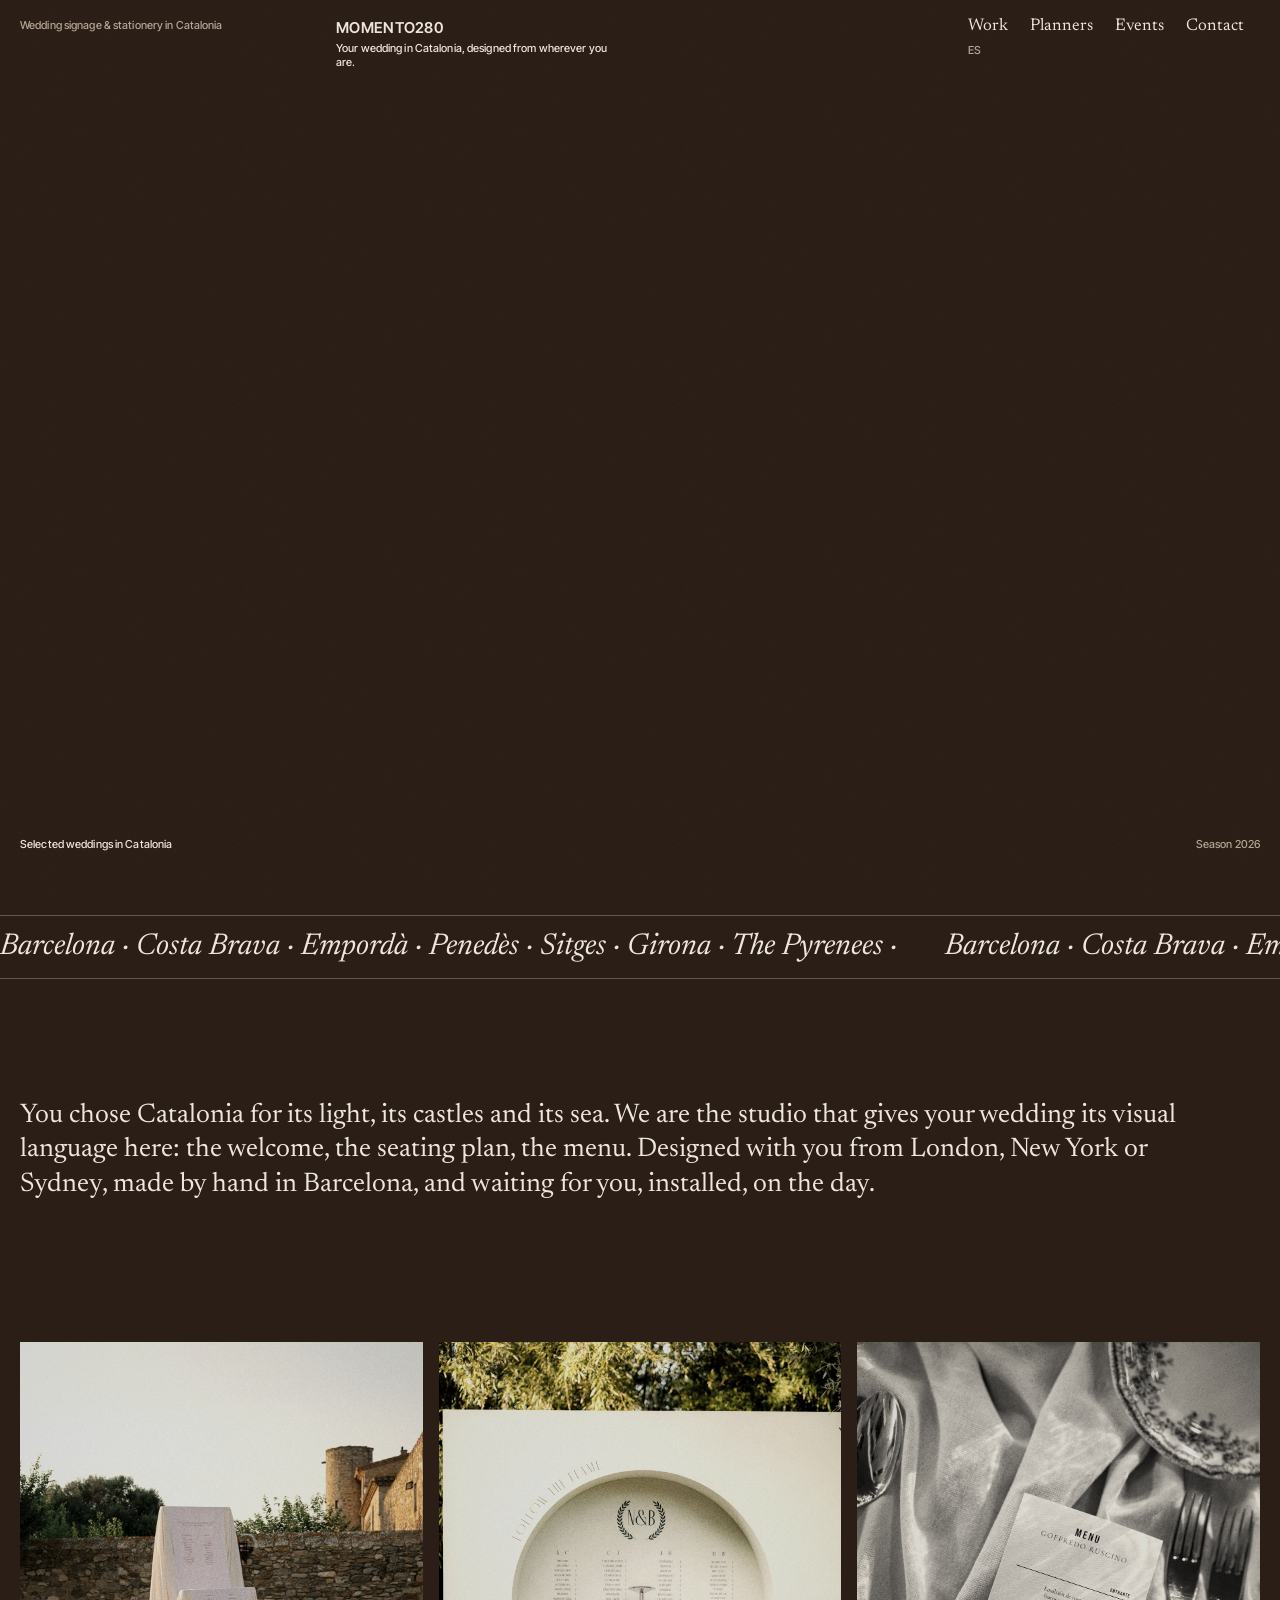
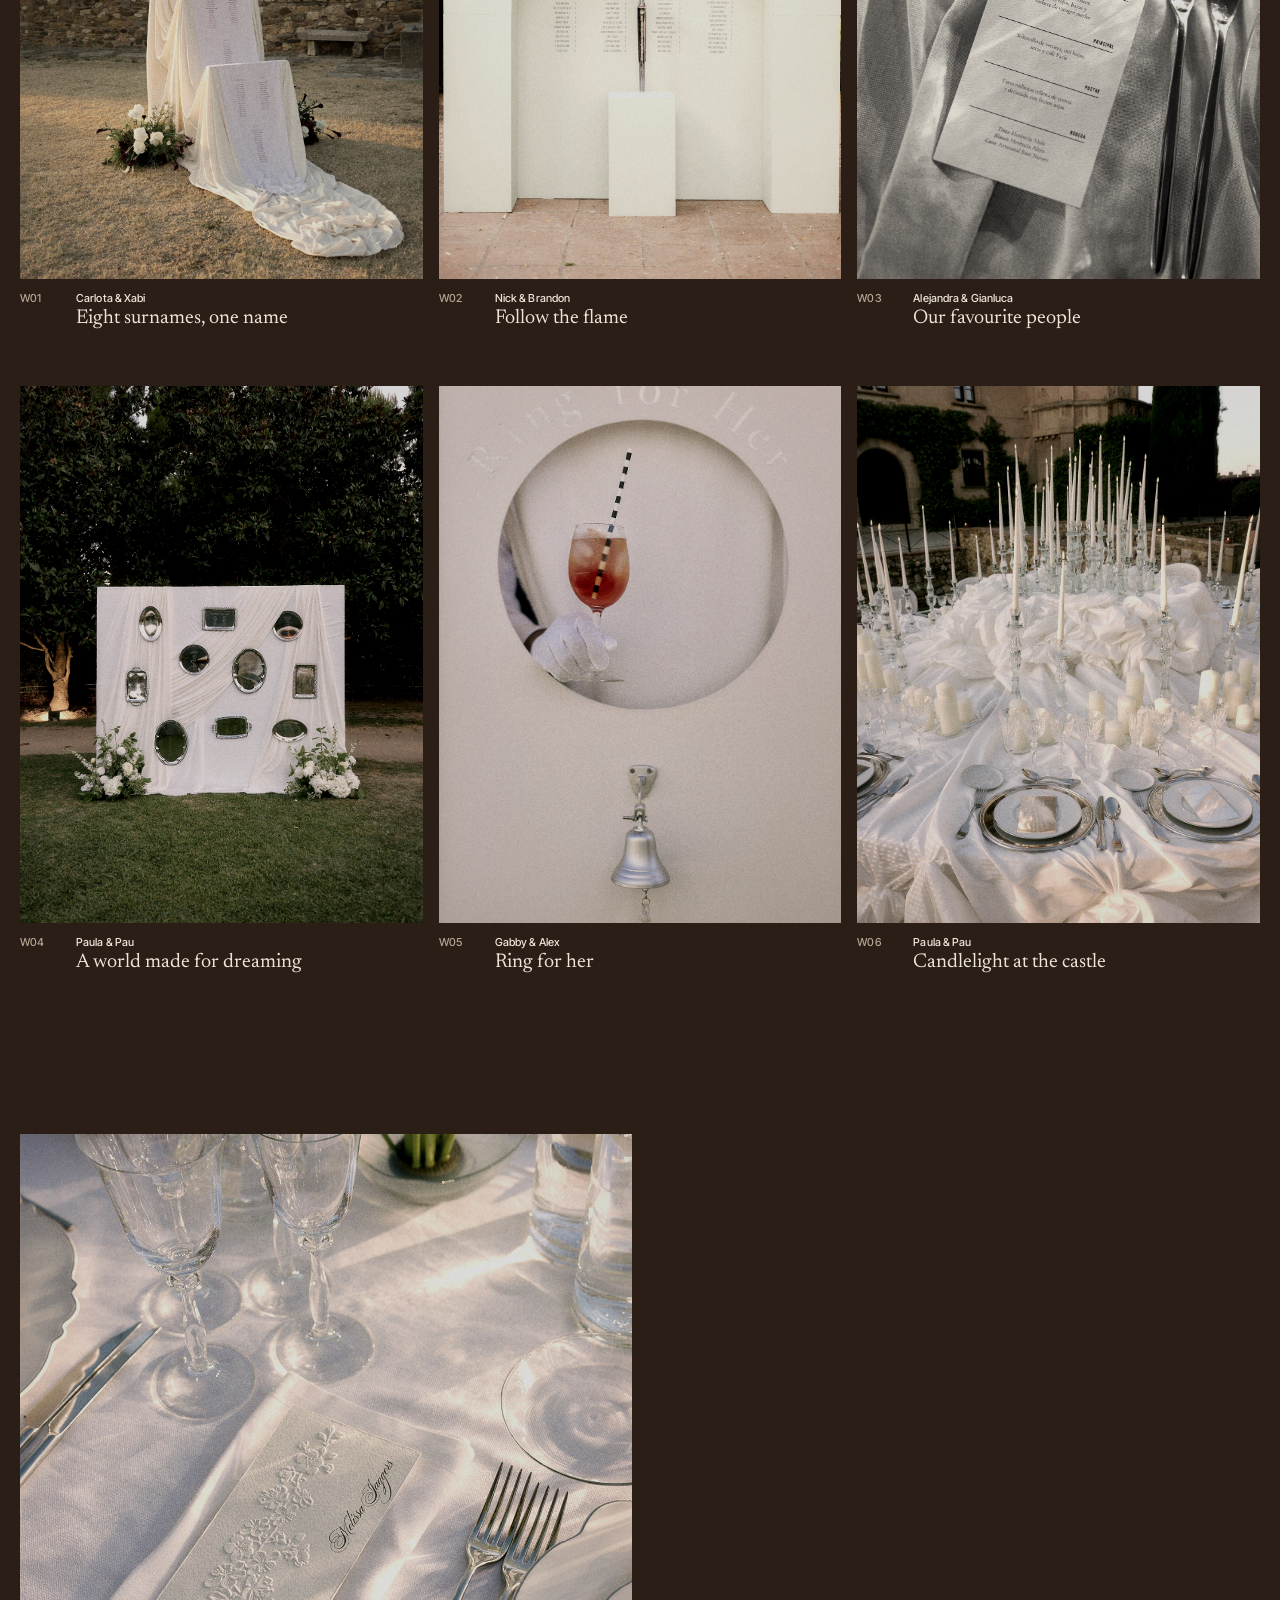
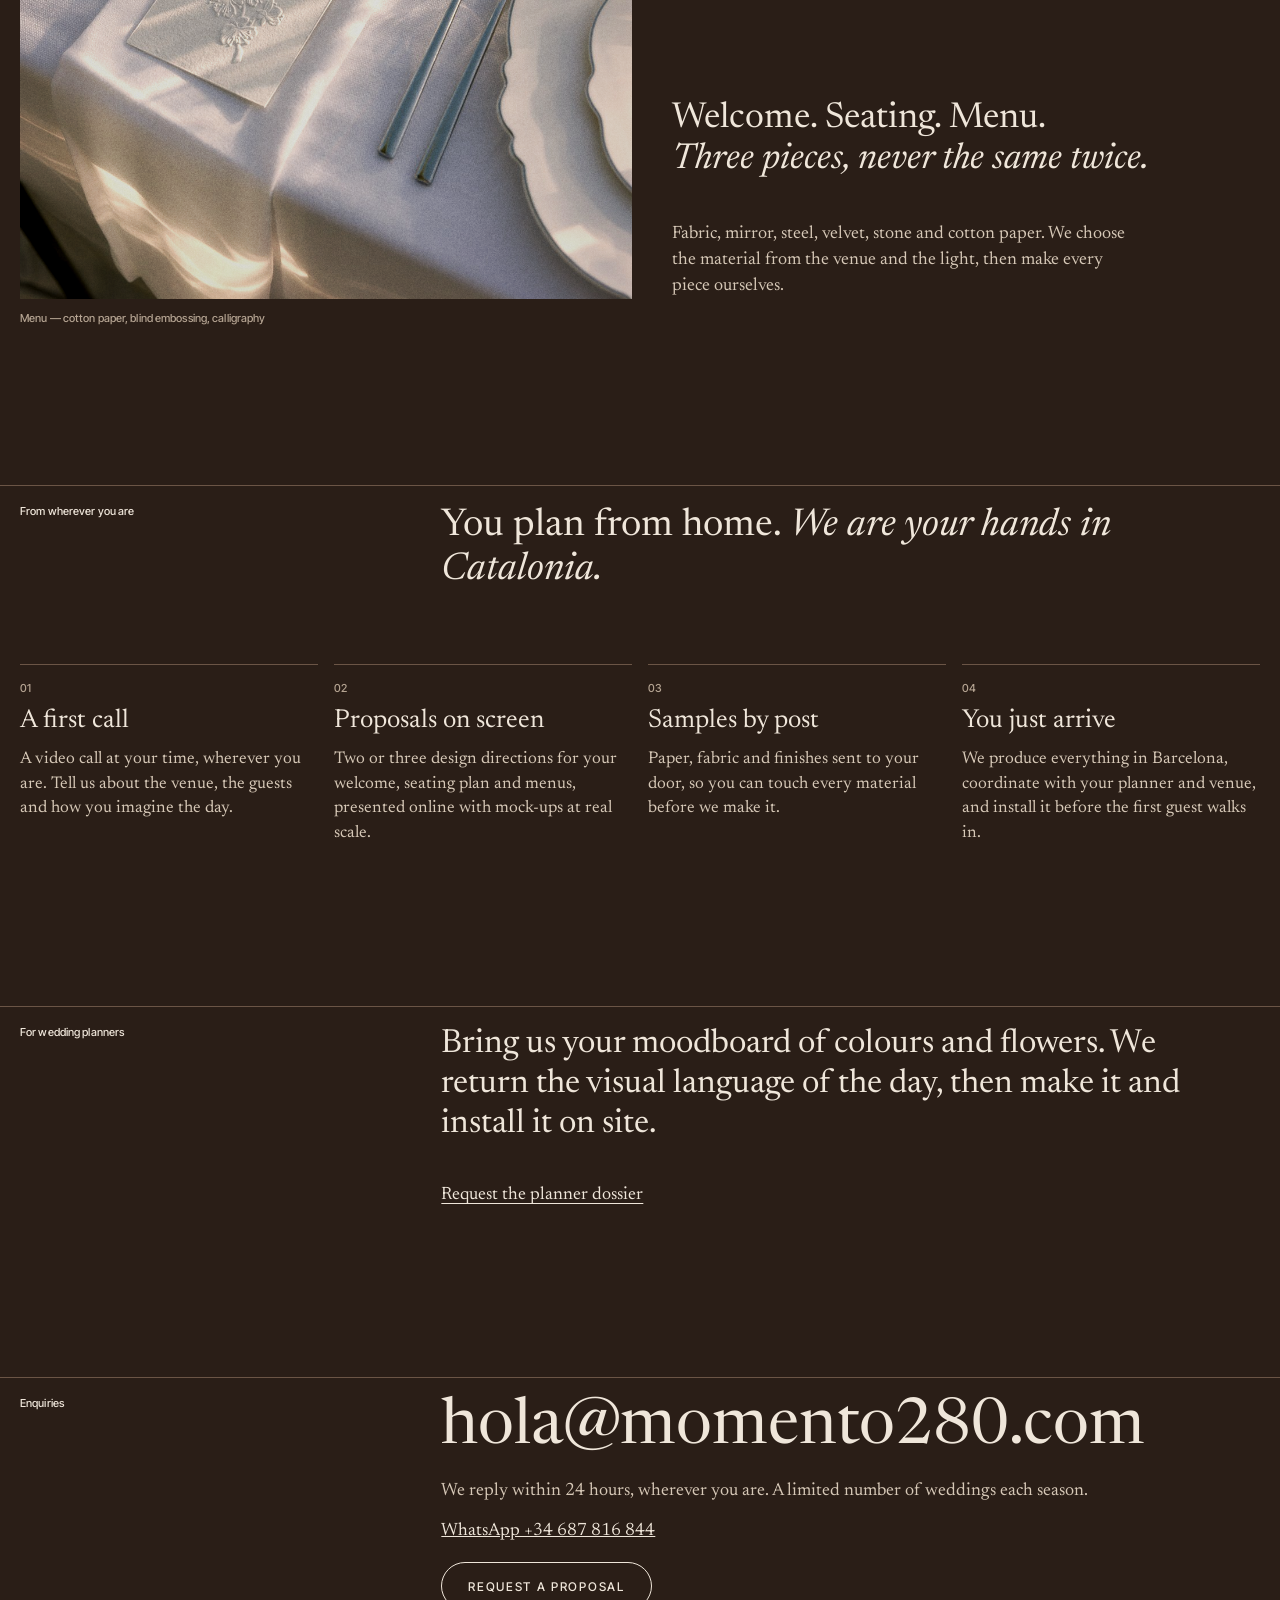
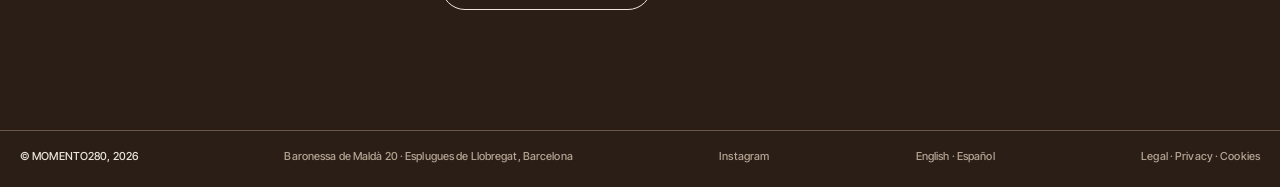
<file: index.html>
<!doctype html>
<html lang="en">
<head>
<meta charset="utf-8">
<meta name="viewport" content="width=device-width,initial-scale=1,viewport-fit=cover">
<title>MOMENTO280 · Wedding signage & stationery in Catalonia</title>
<meta name="description" content="Bespoke welcome signs, seating plans and menus for luxury weddings in Catalonia. Designed with you from wherever you are, handmade in our Barcelona atelier.">
<link rel="canonical" href="https://www.momento280.com/">
<link rel="alternate" hreflang="en" href="https://www.momento280.com/">
<link rel="alternate" hreflang="es" href="https://www.momento280.com/es.html">
<link rel="alternate" hreflang="x-default" href="https://www.momento280.com/">
<meta property="og:type" content="website">
<meta property="og:site_name" content="MOMENTO280">
<meta property="og:title" content="MOMENTO280 · Wedding signage & stationery in Catalonia">
<meta property="og:description" content="Bespoke welcome signs, seating plans and menus for luxury weddings in Catalonia. Designed with you from wherever you are, handmade in our Barcelona atelier.">
<meta property="og:url" content="https://www.momento280.com/">
<meta property="og:image" content="https://www.momento280.com/seating-tres-niveles.jpg">
<meta name="theme-color" content="#2A1E17">
<link rel="icon" href="favicon.svg" type="image/svg+xml">
<link rel="preconnect" href="https://fonts.googleapis.com">
<link rel="preconnect" href="https://fonts.gstatic.com" crossorigin>
<link rel="stylesheet" href="https://fonts.googleapis.com/css2?family=Newsreader:ital,opsz,wght@0,6..72,400;1,6..72,400&amp;family=Inter+Tight:wght@500;600&amp;display=swap">
<link rel="stylesheet" href="site.css">
<script type="application/ld+json">{"@context": "https://schema.org", "@type": "LocalBusiness", "name": "MOMENTO280", "legalName": "MOMENTO280, S.L.", "description": "Bespoke welcome signs, seating plans and menus for luxury weddings in Catalonia. Designed with you from wherever you are, handmade in our Barcelona atelier.", "url": "https://www.momento280.com/", "email": "hola@momento280.com", "telephone": "+34656520589", "image": "https://www.momento280.com/seating-tres-niveles.jpg", "address": {"@type": "PostalAddress", "streetAddress": "Carrer Baronessa de Maldà 20", "postalCode": "08950", "addressLocality": "Esplugues de Llobregat", "addressRegion": "Barcelona", "addressCountry": "ES"}, "areaServed": "Catalonia", "sameAs": ["https://www.instagram.com/momento280_/"]}</script>
<!-- Privacy-friendly analytics by Plausible -->
<script async src="https://plausible.io/js/pa-zwRuUF6MST-vF_12D3wN5.js"></script>
<script>
  window.plausible=window.plausible||function(){(plausible.q=plausible.q||[]).push(arguments)},plausible.init=plausible.init||function(i){plausible.o=i||{}};
  plausible.init()
</script>
</head>
<body>
<header class="site-header wrap">
<h1 class="sans muted">Wedding signage &amp; stationery in Catalonia</h1>
<div class="brand">
<a class="logo" href="#home">MOMENTO280</a>
<span class="sans">Your wedding in Catalonia, designed from wherever you are.</span>
</div>
<span aria-hidden="true"></span>
<nav class="nav" aria-label="Main">
<a href="#work">Work</a>
<a href="#planners">Planners</a>
<a href="private-events.html">Events</a>
<a href="#contact">Contact</a>
<a class="lang" href="es.html" hreflang="es" lang="es">ES</a>
</nav>
</header>
<main>
<section id="home" class="wrap">
<div class="hero">
<div class="slide photo" style="animation-delay:-1s"><img src="castillo-mesa-velas.jpg" alt="Candlelit round table with draped ivory linen in front of a castle at dusk" style="object-position:center 64%" fetchpriority="high"></div>
<div class="slide photo" style="animation-delay:5s"><img src="seating-bandejas-plata.jpg" alt="Seating plan of engraved silver trays on draped ivory fabric" style="object-position:center 55%" loading="lazy"></div>
<div class="slide photo" style="animation-delay:11s"><img src="seating-tres-niveles.jpg" alt="Three-tier seating plan draped in ivory fabric in a stone courtyard" style="object-position:center 60%" loading="lazy"></div>
</div>
<div class="hero-meta sans"><span>Selected weddings in Catalonia</span><span class="muted">Season 2026</span></div>
</section>

<div class="marquee" aria-hidden="true"><div class="track"><span>Barcelona · Costa Brava · Empordà · Penedès · Sitges · Girona · The Pyrenees ·</span><span>Barcelona · Costa Brava · Empordà · Penedès · Sitges · Girona · The Pyrenees ·</span><span>Barcelona · Costa Brava · Empordà · Penedès · Sitges · Girona · The Pyrenees ·</span><span>Barcelona · Costa Brava · Empordà · Penedès · Sitges · Girona · The Pyrenees ·</span></div></div>

<section class="intro wrap"><p class="mask">You chose Catalonia for its light, its castles and its sea. We are the studio that gives your wedding its visual language here: the welcome, the seating plan, the menu. Designed with you from London, New York or Sydney, made by hand in Barcelona, and waiting for you, installed, on the day.</p></section>

<section id="work" class="work wrap" aria-label="Weddings">
<div class="work-grid">
<figure class="work-item rise">
<div class="photo"><img src="seating-tres-niveles.jpg" alt="Three-tier seating plan draped in ivory fabric in a stone courtyard" loading="lazy" style="object-position:center 58%"></div>
<figcaption><span class="sans muted">W01</span><span class="sans">Carlota & Xabi</span><span class="title">Eight surnames, one name</span></figcaption>
</figure>
<figure class="work-item rise">
<div class="photo"><img src="seating-arco-antorcha.jpg" alt="Ivory arch seating plan with a laurel monogram and an Olympic torch" loading="lazy" style="object-position:center 50%"></div>
<figcaption><span class="sans muted">W02</span><span class="sans">Nick & Brandon</span><span class="title">Follow the flame</span></figcaption>
</figure>
<figure class="work-item rise">
<div class="photo"><img src="minuta-papel-algodon.jpg" alt="Printed menu on cotton paper laid on a linen napkin" loading="lazy" style="object-position:center 45%"></div>
<figcaption><span class="sans muted">W03</span><span class="sans">Alejandra & Gianluca</span><span class="title">Our favourite people</span></figcaption>
</figure>
<figure class="work-item rise">
<div class="photo"><img src="seating-bandejas-plata.jpg" alt="Seating plan of engraved silver trays on draped ivory fabric" loading="lazy" style="object-position:center 55%"></div>
<figcaption><span class="sans muted">W04</span><span class="sans">Paula & Pau</span><span class="title">A world made for dreaming</span></figcaption>
</figure>
<figure class="work-item rise">
<div class="photo"><img src="ring-for-her.jpg" alt="Ivory bar panel with Ring for Her lettering and a silver bell" loading="lazy" style="object-position:center 45%"></div>
<figcaption><span class="sans muted">W05</span><span class="sans">Gabby & Alex</span><span class="title">Ring for her</span></figcaption>
</figure>
<figure class="work-item rise">
<div class="photo"><img src="castillo-mesa-velas.jpg" alt="Candlelit round table in front of a castle at dusk" loading="lazy" style="object-position:center 60%"></div>
<figcaption><span class="sans muted">W06</span><span class="sans">Paula & Pau</span><span class="title">Candlelight at the castle</span></figcaption>
</figure>
</div>
</section>

<section class="pieces wrap" aria-label="Pieces">
<figure class="rise">
<div class="photo"><img src="minuta-golpe-seco.jpg" alt="Blind-embossed floral menu with a calligraphed guest name" loading="lazy"></div>
<figcaption class="sans muted">Menu — cotton paper, blind embossing, calligraphy</figcaption>
</figure>
<div class="pieces-text">
<p class="big mask">Welcome. Seating. Menu.<br><em>Three pieces, never the same twice.</em></p>
<p class="lead">Fabric, mirror, steel, velvet, stone and cotton paper. We choose the material from the venue and the light, then make every piece ourselves.</p>
</div>
</section>

<section id="from-afar" class="band wrap" aria-label="From wherever you are">
<div class="band-grid">
<span class="sans">From wherever you are</span>
<p class="big span2 mask" style="max-width:820px;font-size:clamp(30px,3vw,44px)">You plan from home. <em>We are your hands in Catalonia.</em></p>
</div>
<ol class="steps">
<li class="rise"><span class="sans muted">01</span><span class="t">A first call</span><span class="d">A video call at your time, wherever you are. Tell us about the venue, the guests and how you imagine the day.</span></li>
<li class="rise"><span class="sans muted">02</span><span class="t">Proposals on screen</span><span class="d">Two or three design directions for your welcome, seating plan and menus, presented online with mock-ups at real scale.</span></li>
<li class="rise"><span class="sans muted">03</span><span class="t">Samples by post</span><span class="d">Paper, fabric and finishes sent to your door, so you can touch every material before we make it.</span></li>
<li class="rise"><span class="sans muted">04</span><span class="t">You just arrive</span><span class="d">We produce everything in Barcelona, coordinate with your planner and venue, and install it before the first guest walks in.</span></li>
</ol>
</section>

<section id="planners" class="band wrap">
<div class="band-grid">
<span class="sans">For wedding planners</span>
<div class="span2 stack">
<p class="big mask" style="font-size:clamp(26px,2.6vw,36px);line-height:1.2">Bring us your moodboard of colours and flowers. We return the visual language of the day, then make it and install it on site.</p>
<a class="cta" href="solicitud.html?lang=en&perfil=planner">Request the planner dossier</a>
</div>
</div>
</section>

<section id="contact" class="band wrap" style="padding-bottom:120px">
<div class="band-grid">
<span class="sans">Enquiries</span>
<div class="span2 stack" style="gap:22px;max-width:none">
<a href="mailto:hola@momento280.com" class="mail mask">hola@momento280.com</a>
<span style="font-size:18px;color:var(--body)">We reply within 24 hours, wherever you are. A limited number of weddings each season.</span>
<div class="contact-line"><a href="https://wa.me/34687816844" rel="noopener">WhatsApp +34 687 816 844</a></div>
<a class="btn-line" href="solicitud.html?lang=en">Request a proposal</a>
</div>
</div>
</section>
</main>
<footer class="site-footer wrap sans muted">
<span style="color:var(--fg)">© MOMENTO280, 2026</span>
<span>Baronessa de Maldà 20 · Esplugues de Llobregat, Barcelona</span>
<a href="https://www.instagram.com/momento280_/" rel="noopener">Instagram</a>
<span><a href="./" lang="en" hreflang="en">English</a> · <a href="es.html" lang="es" hreflang="es">Español</a></span>
<span><a href="legal.html?lang=en#aviso">Legal</a> · <a href="legal.html?lang=en#privacidad">Privacy</a> · <a href="legal.html?lang=en#cookies">Cookies</a></span>
</footer>
<script>
/* Medición de clics: botones de solicitud, WhatsApp y email */
(function(){
  function send(name, props, done){
    var called=false; function go(){ if(!called){called=true; if(done) done();} }
    try{ if(window.plausible){ window.plausible(name,{props:props,callback:go}); setTimeout(go,350); return; } }catch(e){}
    go();
  }
  document.addEventListener("click",function(e){
    var a=e.target.closest&&e.target.closest("a[href]"); if(!a) return;
    var h=a.getAttribute("href")||"", page=location.pathname||"/", label=(a.textContent||"").trim().slice(0,60);
    var ev=null, props={pagina:page};
    if(h.indexOf("solicitud.html")>-1){ ev="Clic propuesta"; props.boton=label; }
    else if(h.indexOf("wa.me")>-1){ ev="Contacto directo"; props.canal="WhatsApp"; }
    else if(h.indexOf("mailto:")===0){ ev="Contacto directo"; props.canal="Email"; }
    if(!ev) return;
    var sameTab=!a.target && !e.metaKey && !e.ctrlKey && !e.shiftKey && h.indexOf("mailto:")!==0 && h.indexOf("http")!==0;
    if(sameTab){ e.preventDefault(); send(ev,props,function(){ location.href=a.href; }); }
    else send(ev,props);
  });
})();
</script>
</body>
</html>
</file>
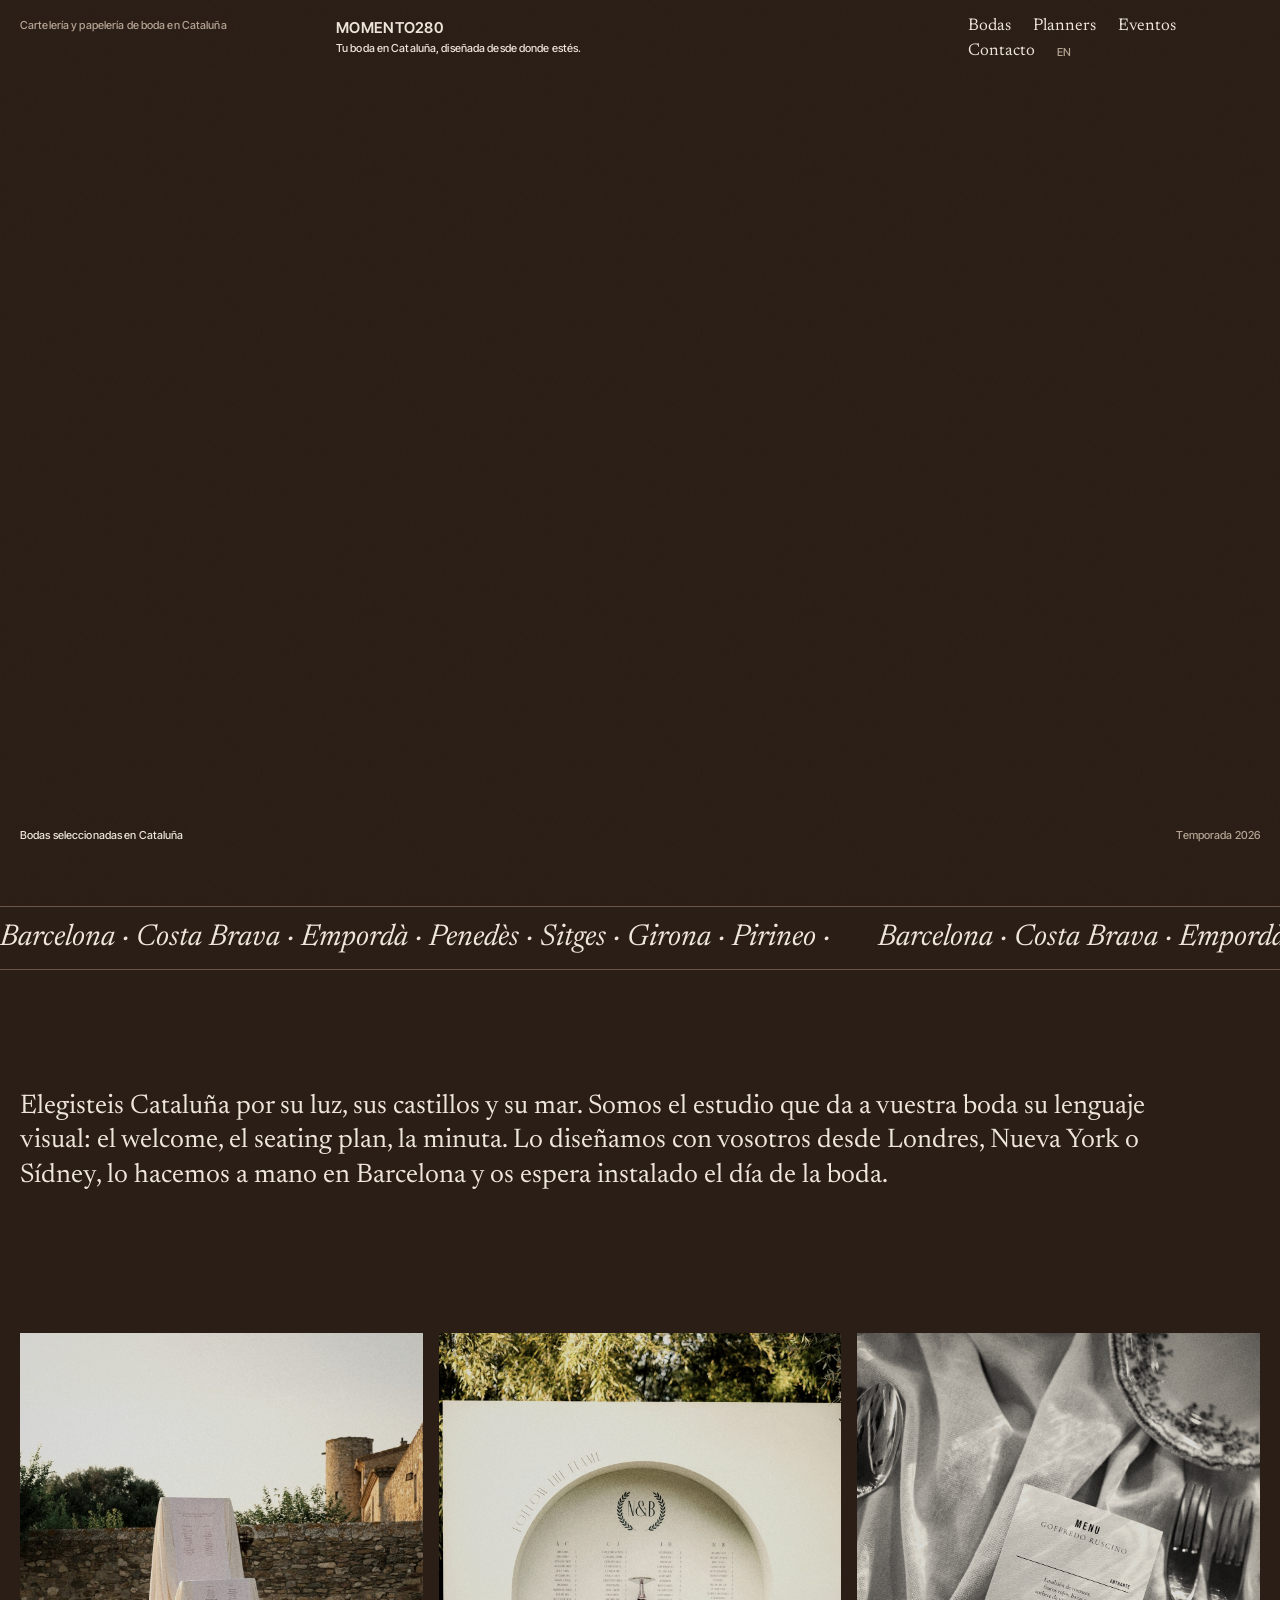
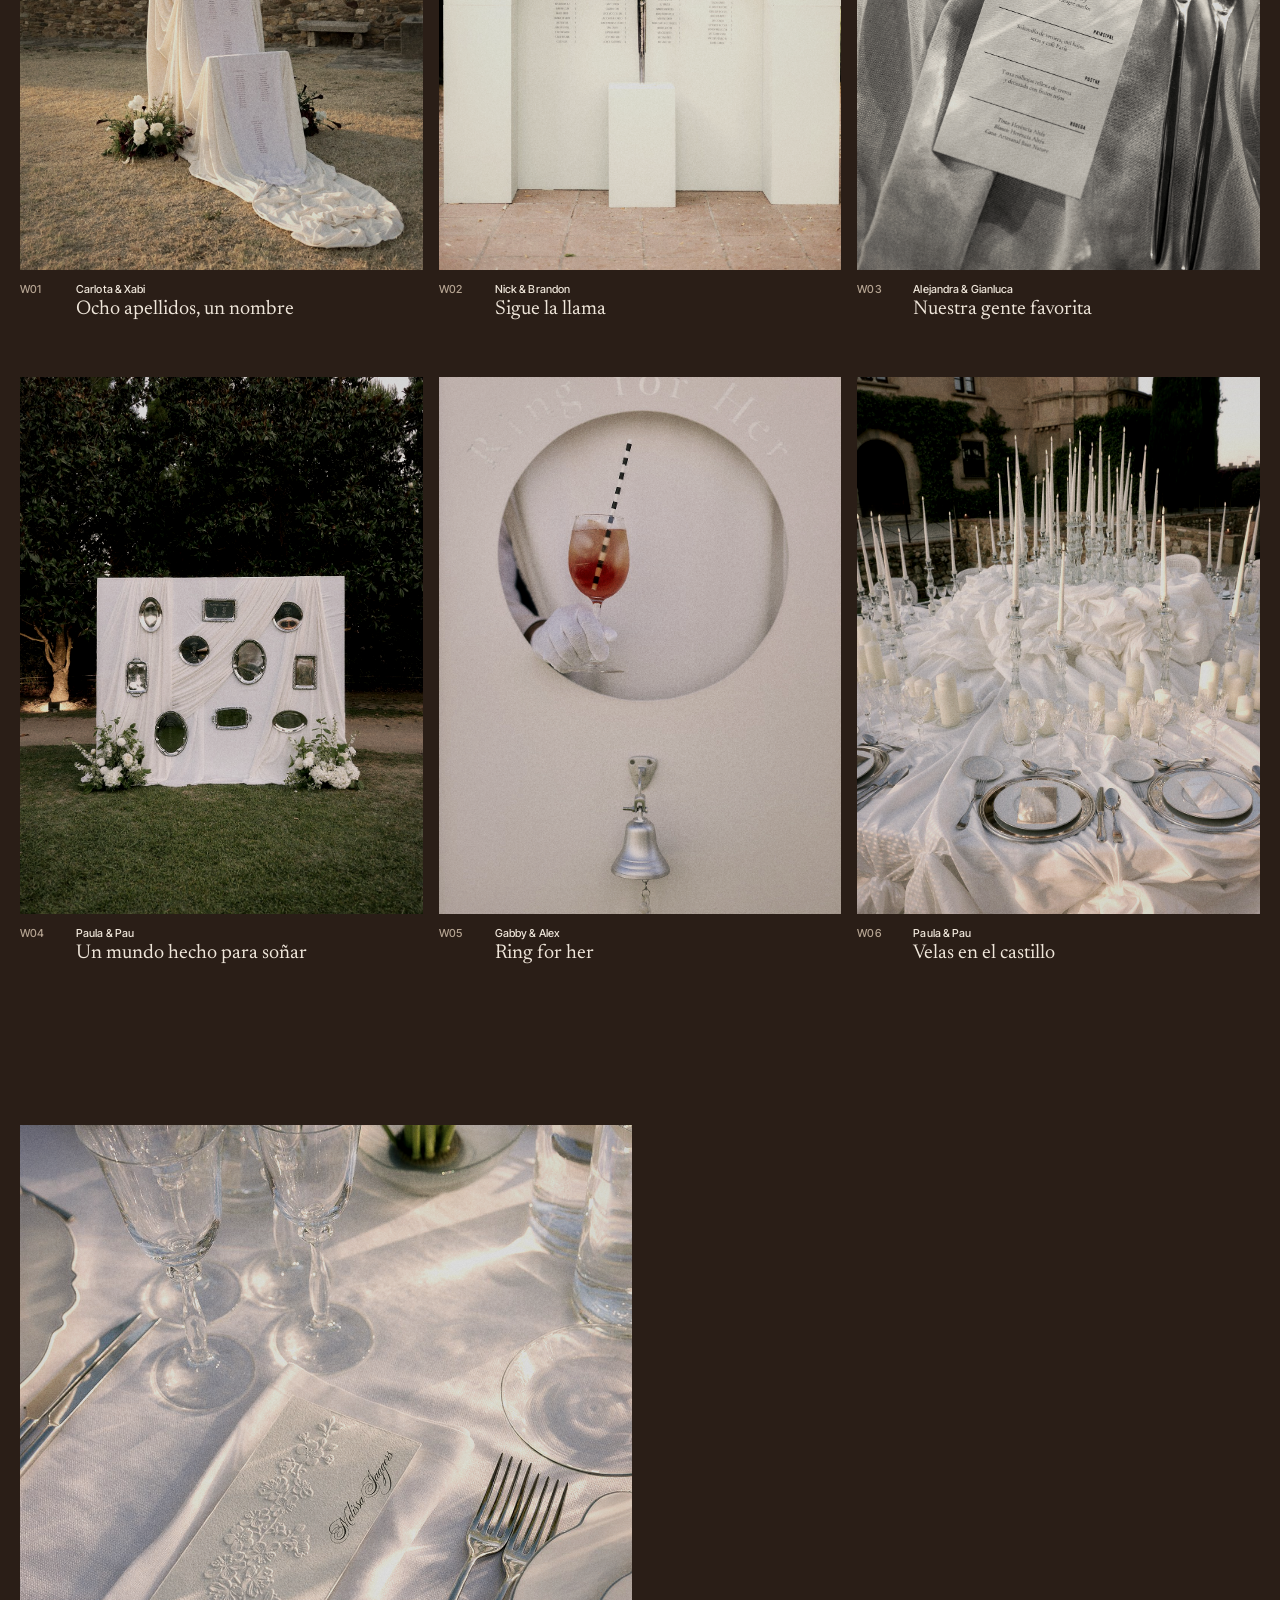
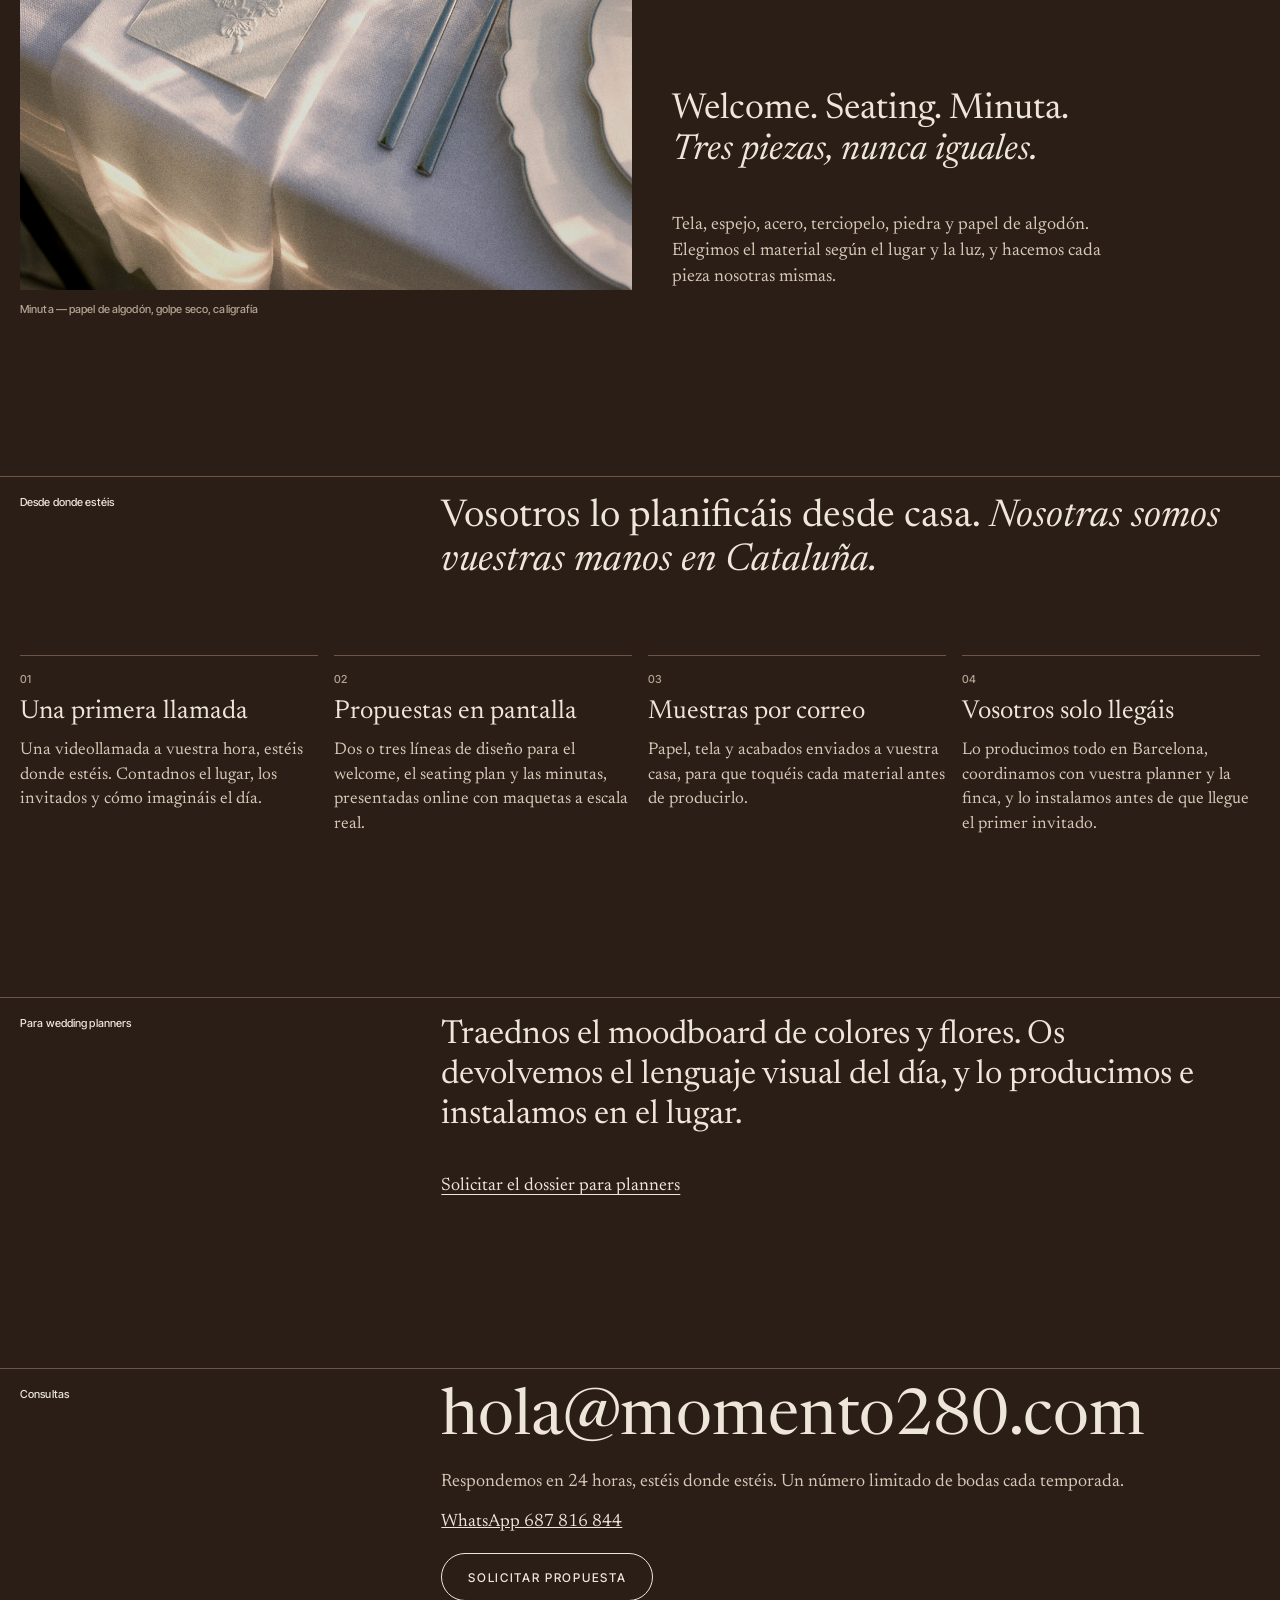
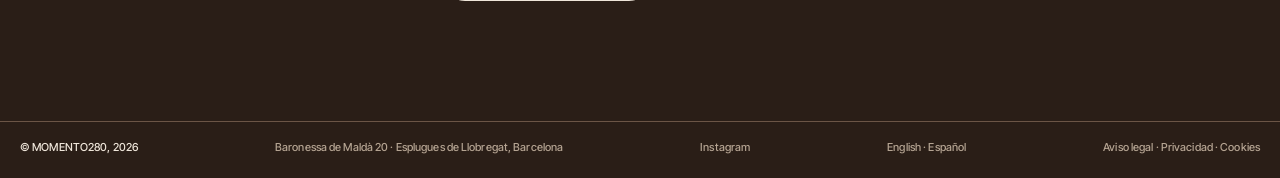
<file: alquileres.html>
<!doctype html>
<html lang="es">
<head>
<meta charset="utf-8">
<title>MOMENTO280</title>
<meta name="robots" content="noindex">
<link rel="canonical" href="https://www.momento280.com/es.html">
<meta http-equiv="refresh" content="0; url=/es.html">
<script>location.replace("/es.html")</script>
</head>
<body style="background:#2A1E17;color:#EFE6DA;font-family:Georgia,serif;padding:40px">
<p>Esta página se ha movido. <a href="/es.html" style="color:#EFE6DA">Ir a MOMENTO280</a></p>
</body>
</html>
</file>
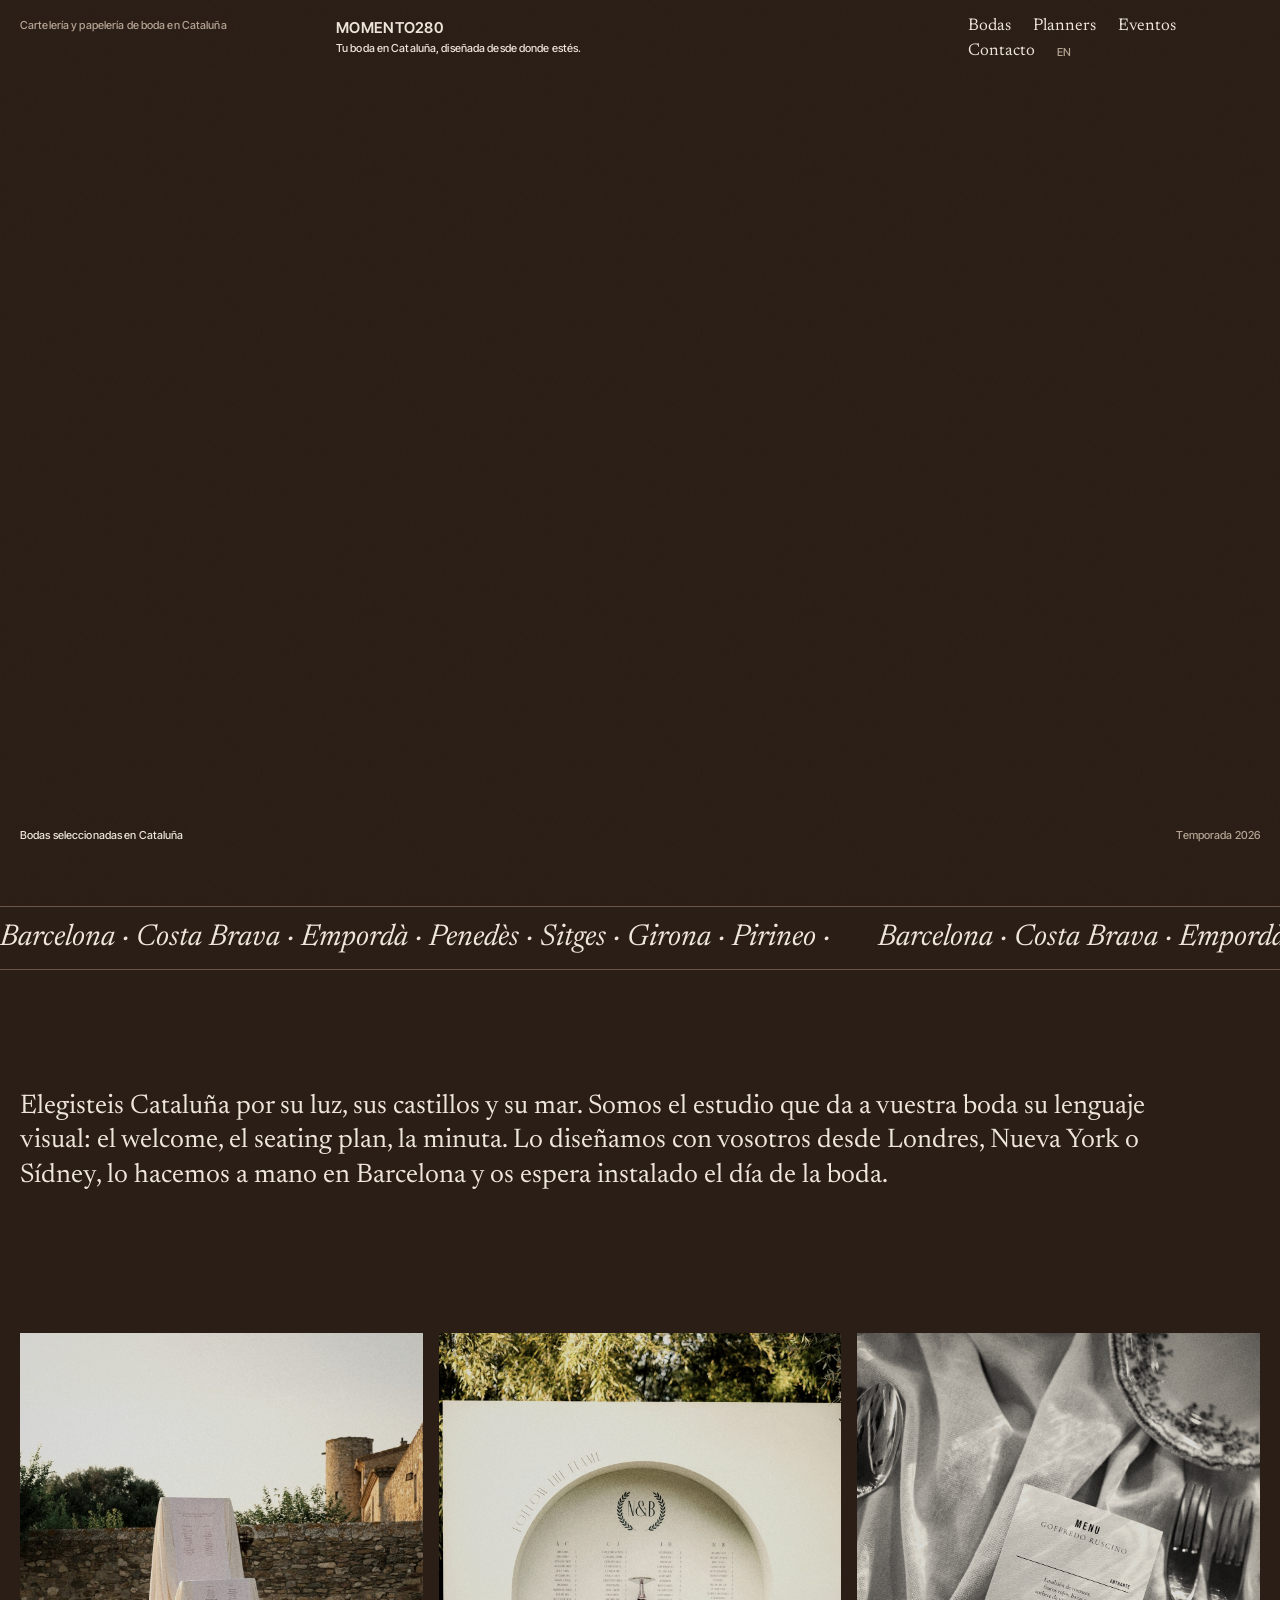
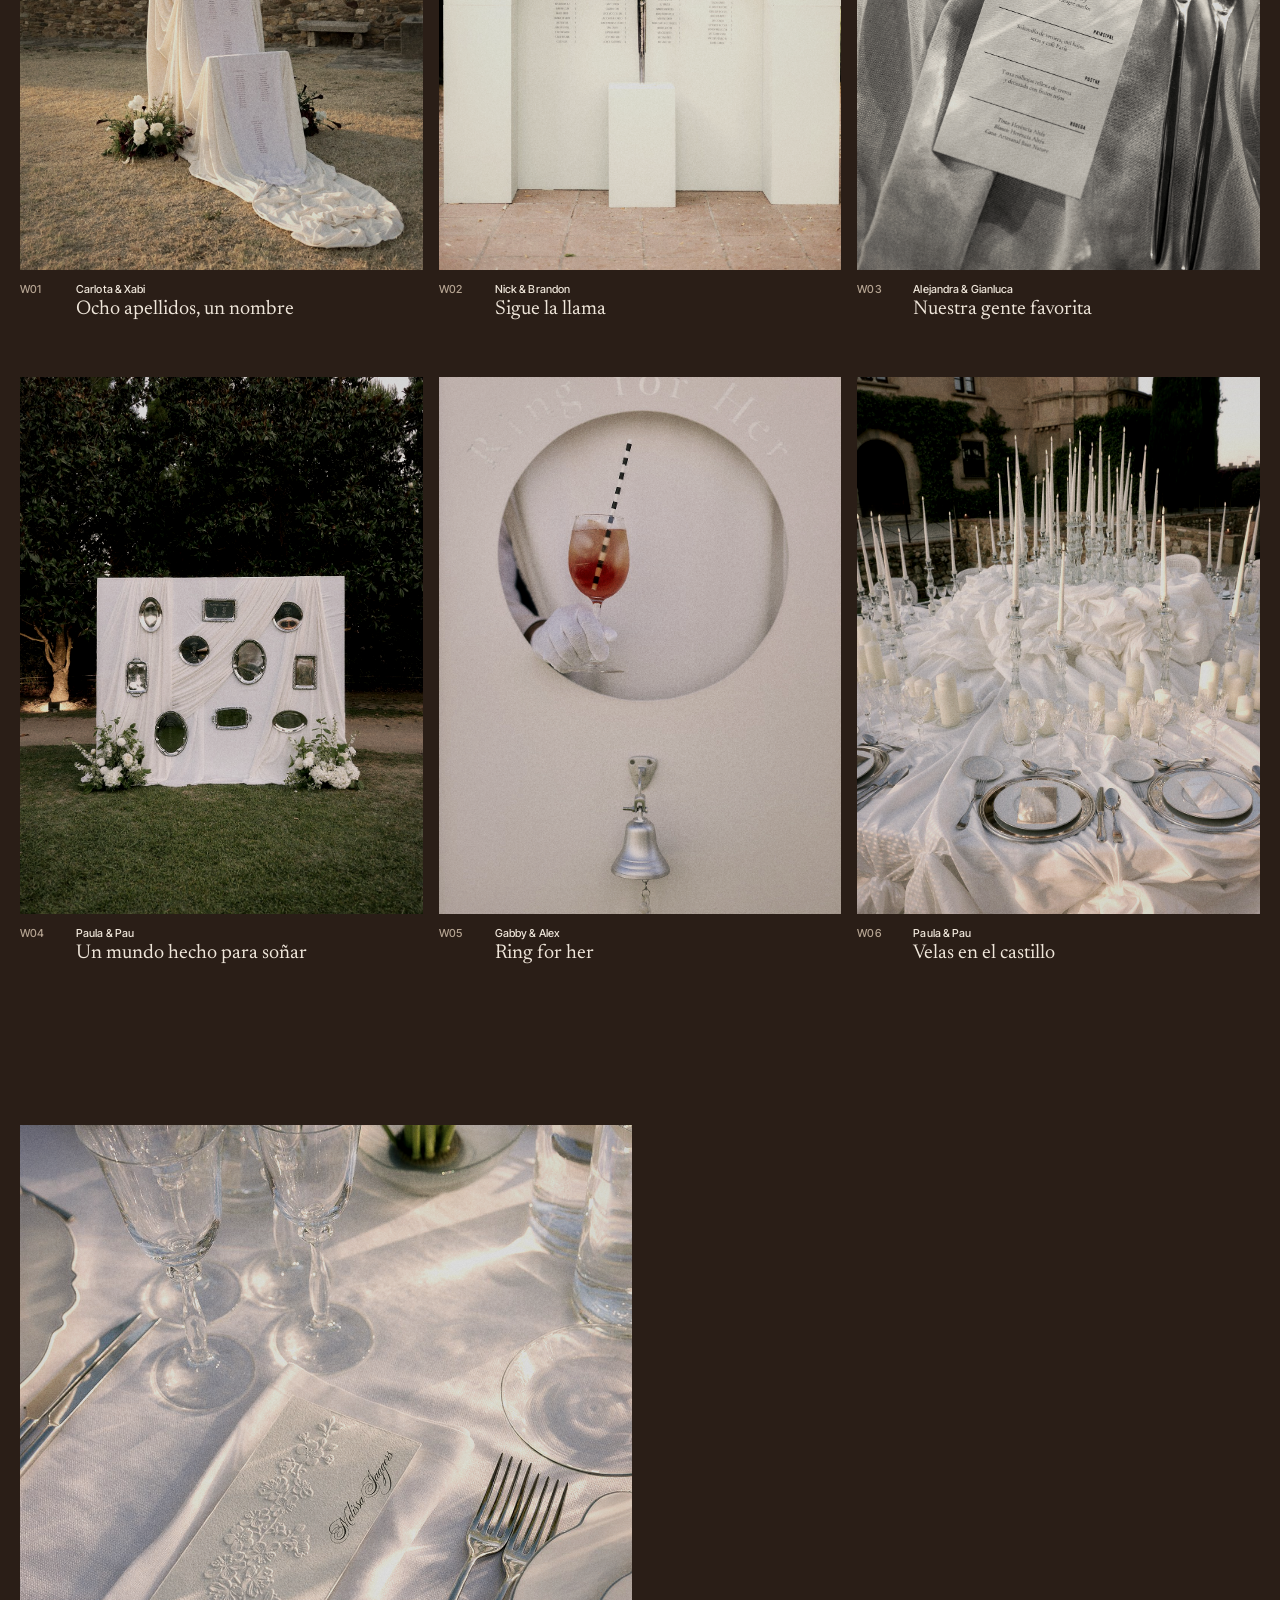
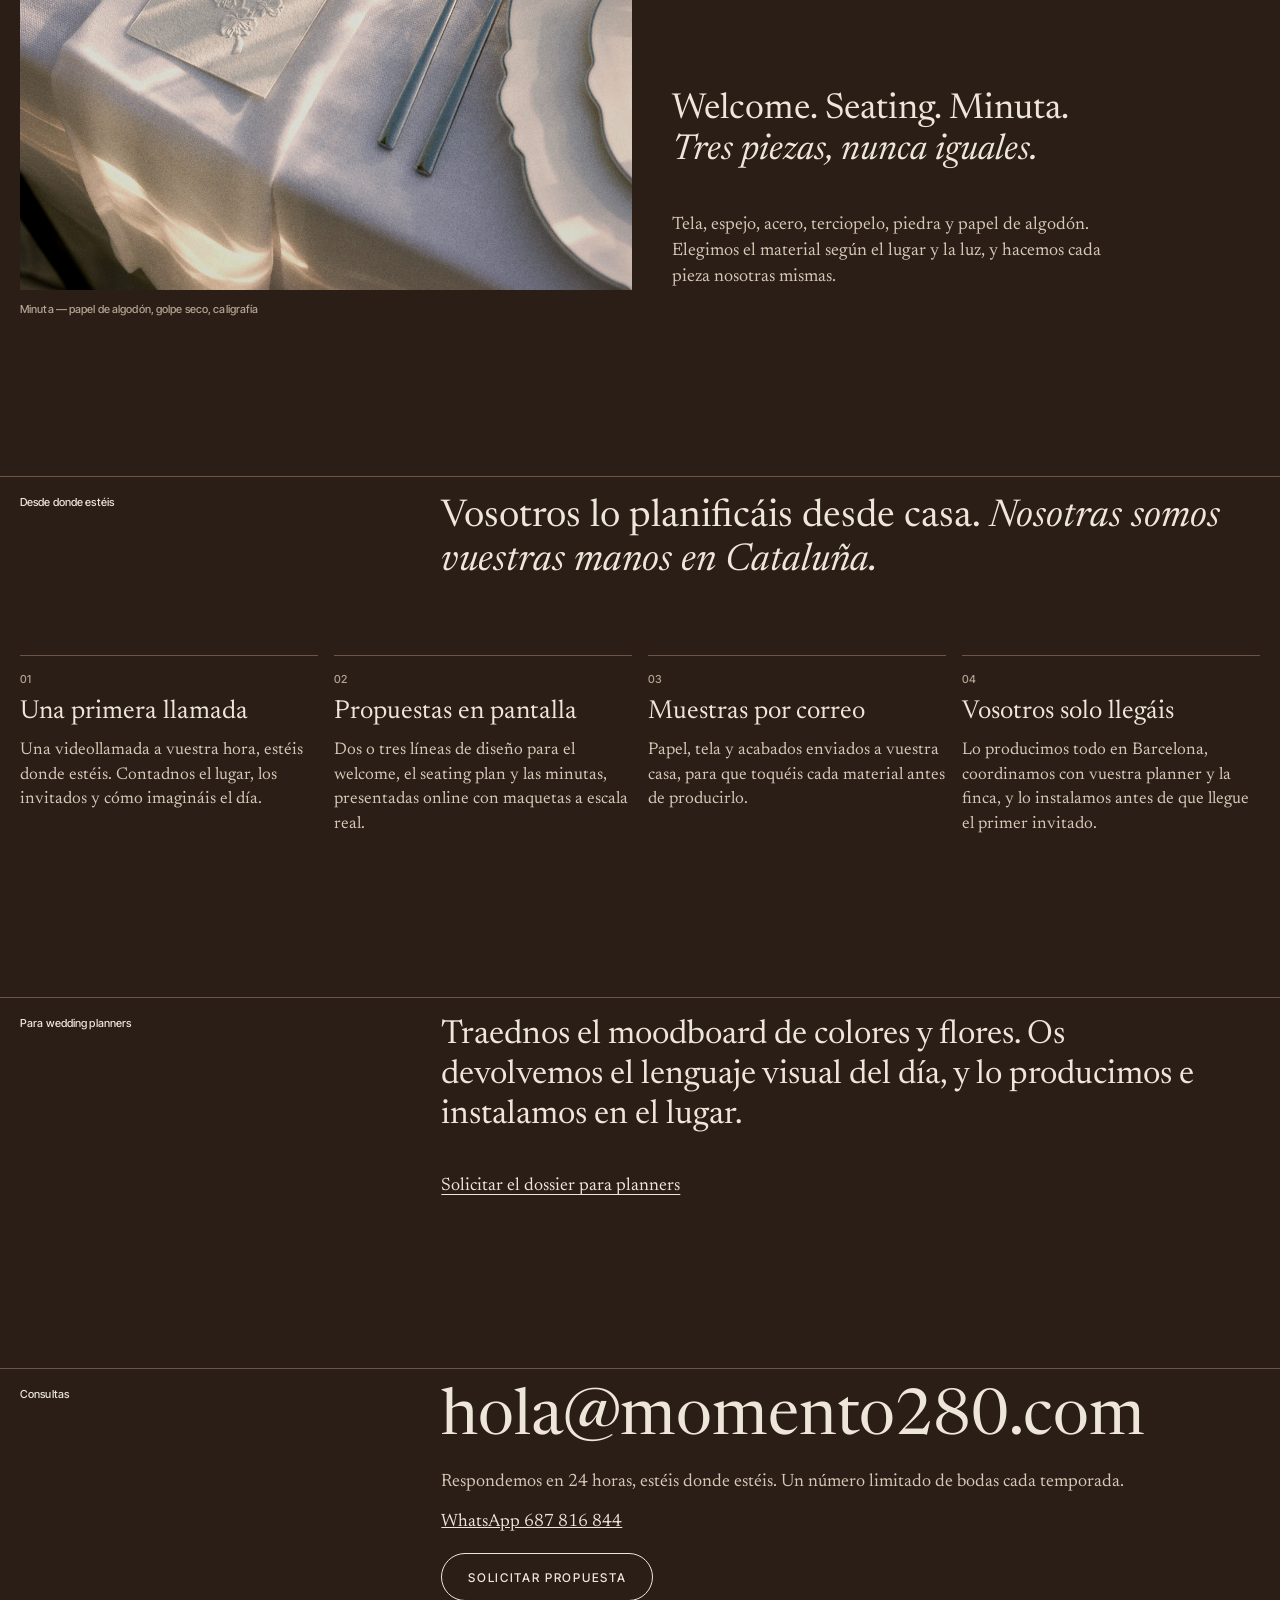
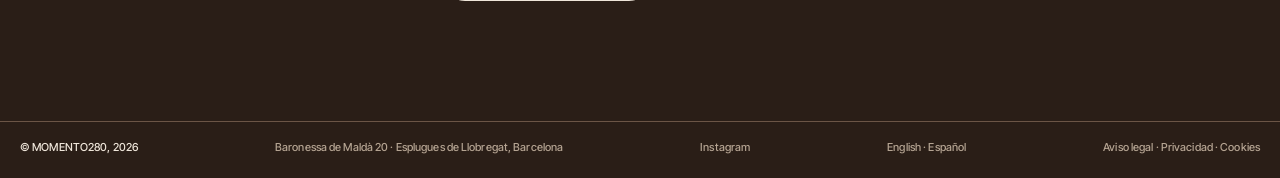
<file: carteler├¡a-1.html>
<!doctype html>
<html lang="es">
<head>
<meta charset="utf-8">
<title>MOMENTO280</title>
<meta name="robots" content="noindex">
<link rel="canonical" href="https://www.momento280.com/es.html">
<meta http-equiv="refresh" content="0; url=/es.html#work">
<script>location.replace("/es.html#work")</script>
</head>
<body style="background:#2A1E17;color:#EFE6DA;font-family:Georgia,serif;padding:40px">
<p>Esta página se ha movido. <a href="/es.html#work" style="color:#EFE6DA">Ir a MOMENTO280</a></p>
</body>
</html>
</file>
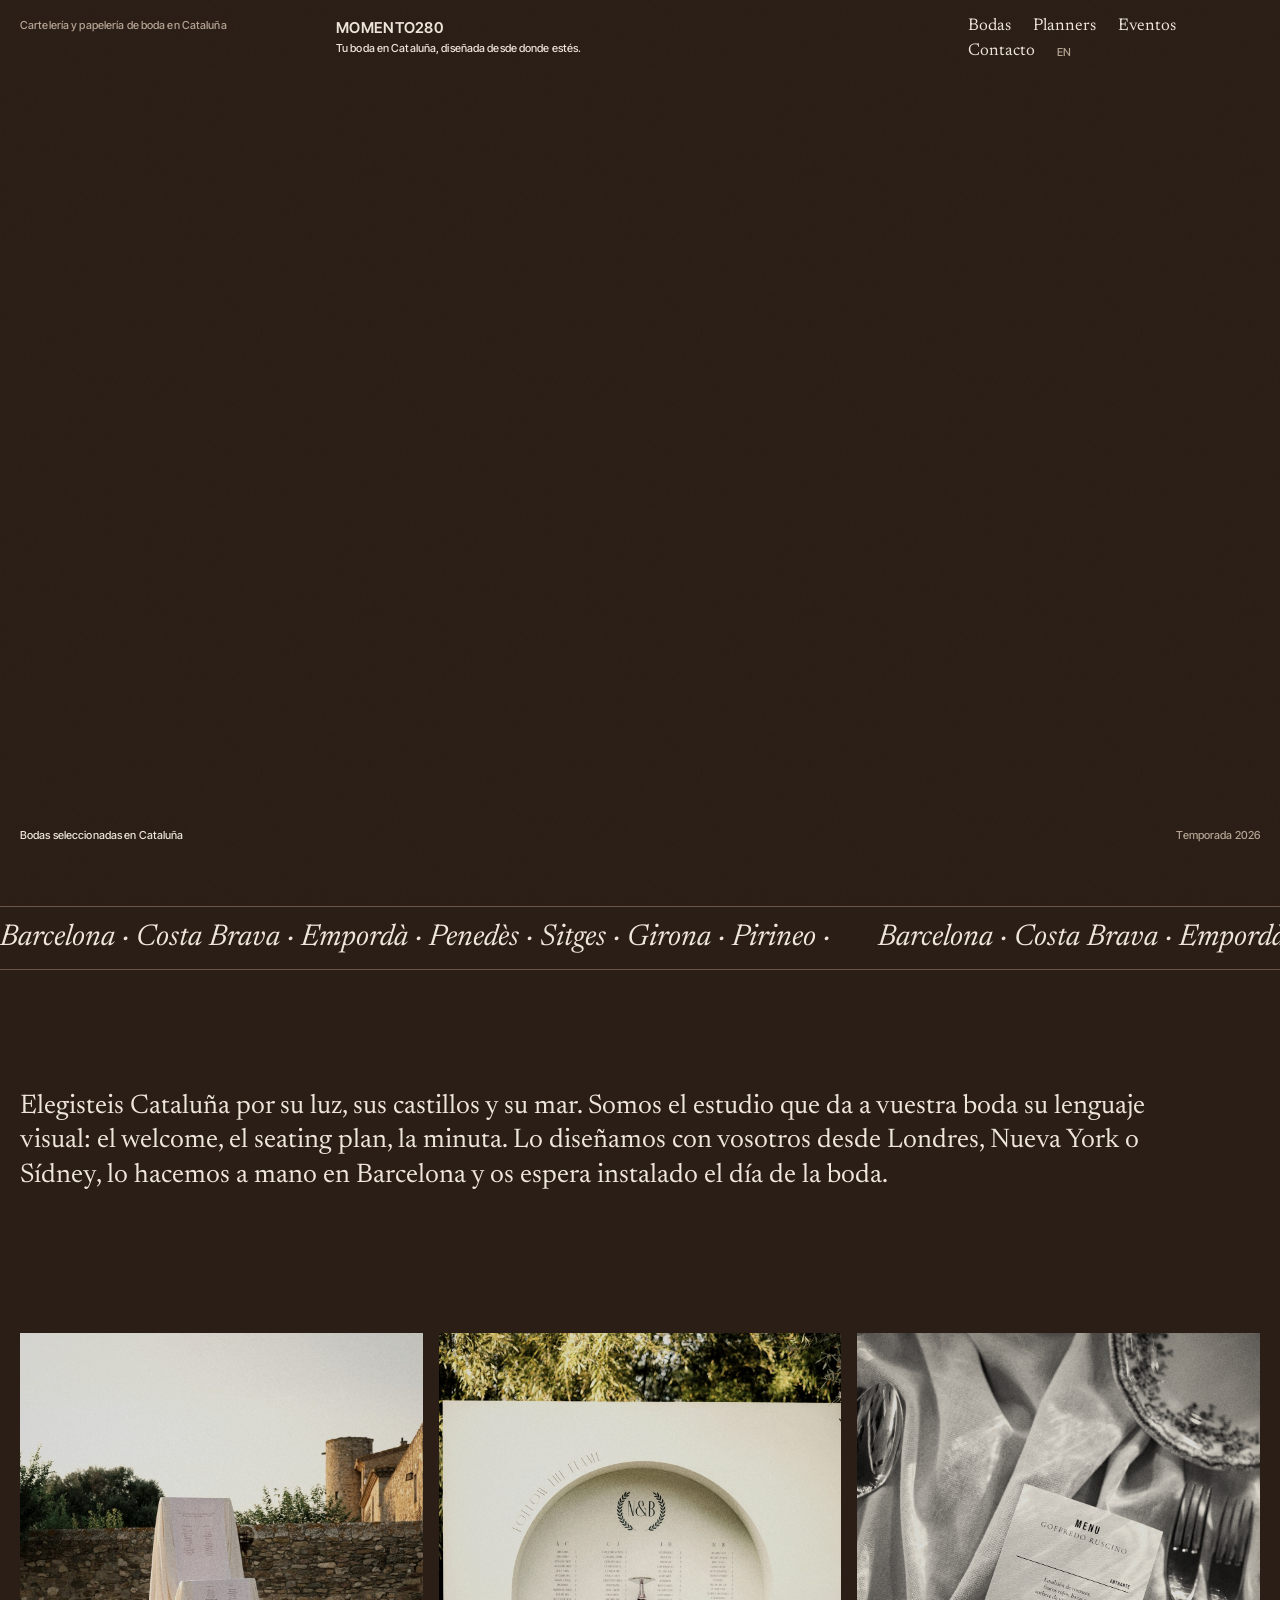
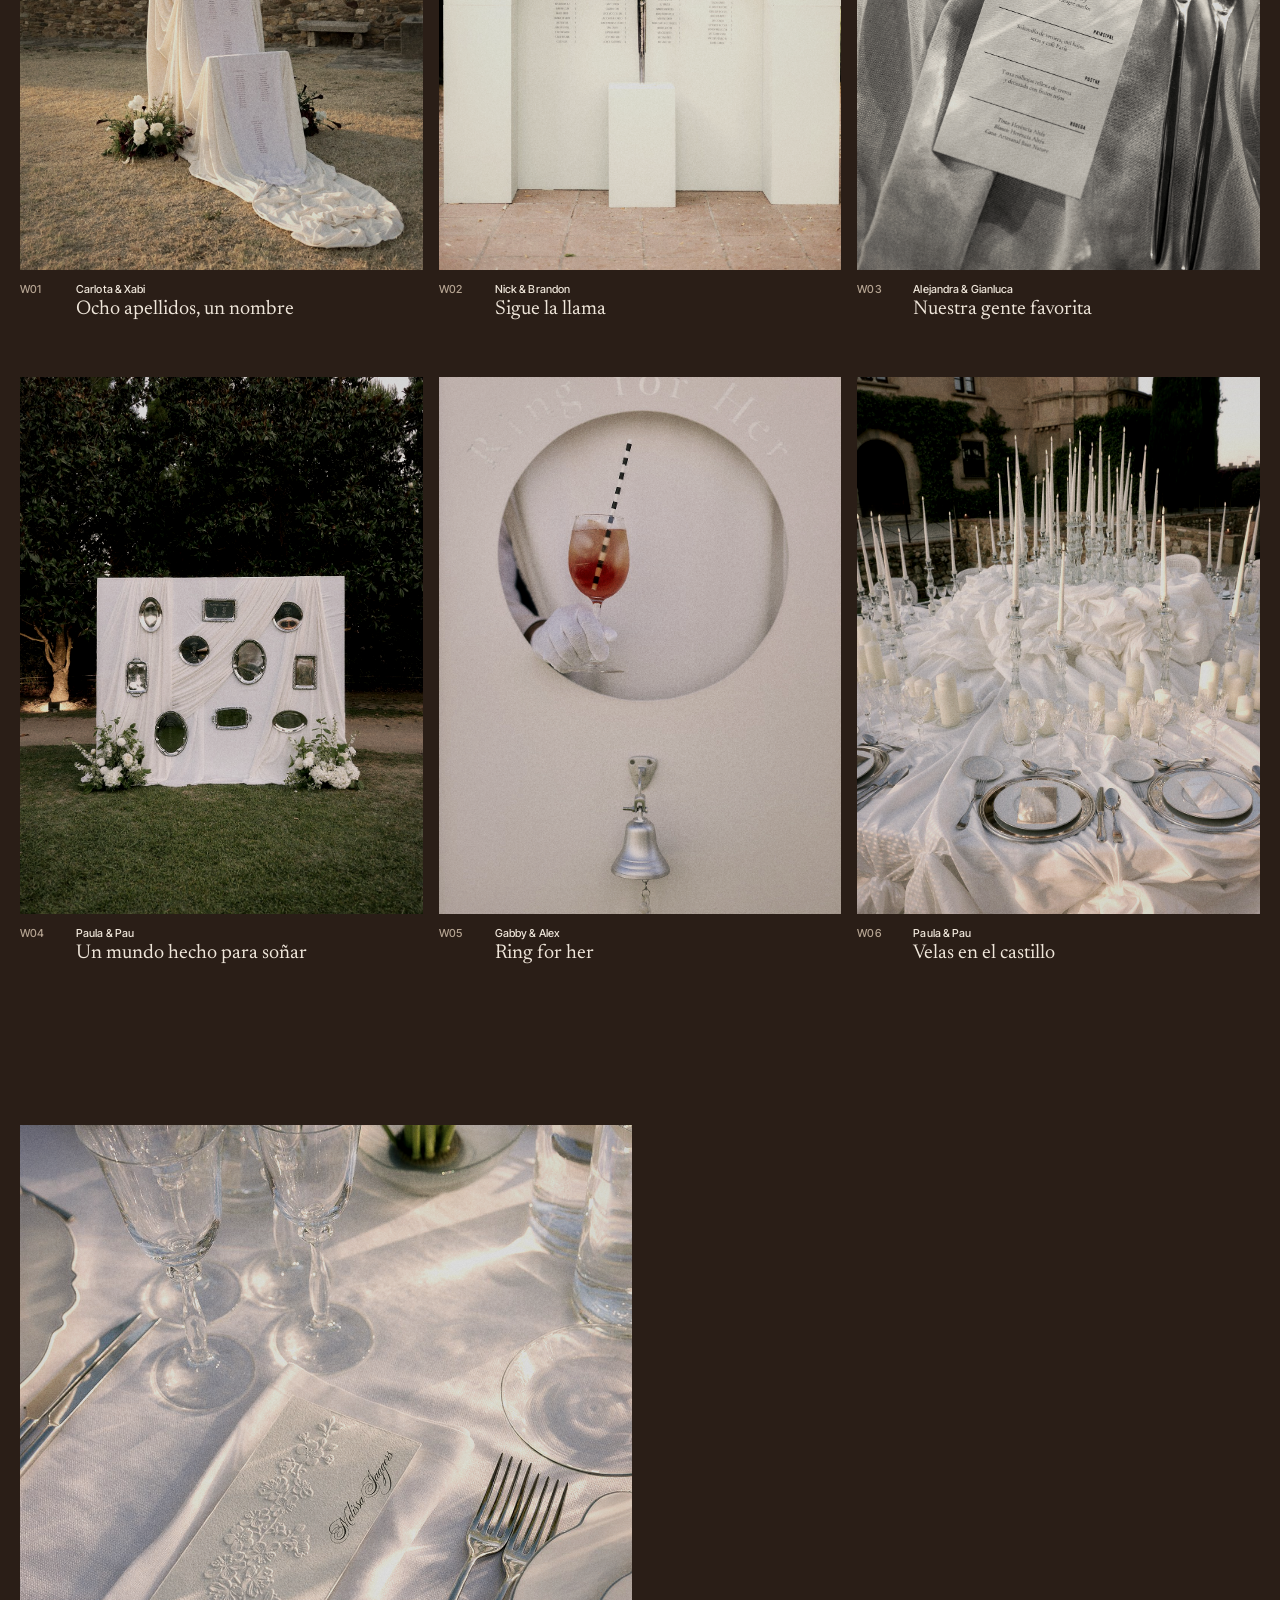
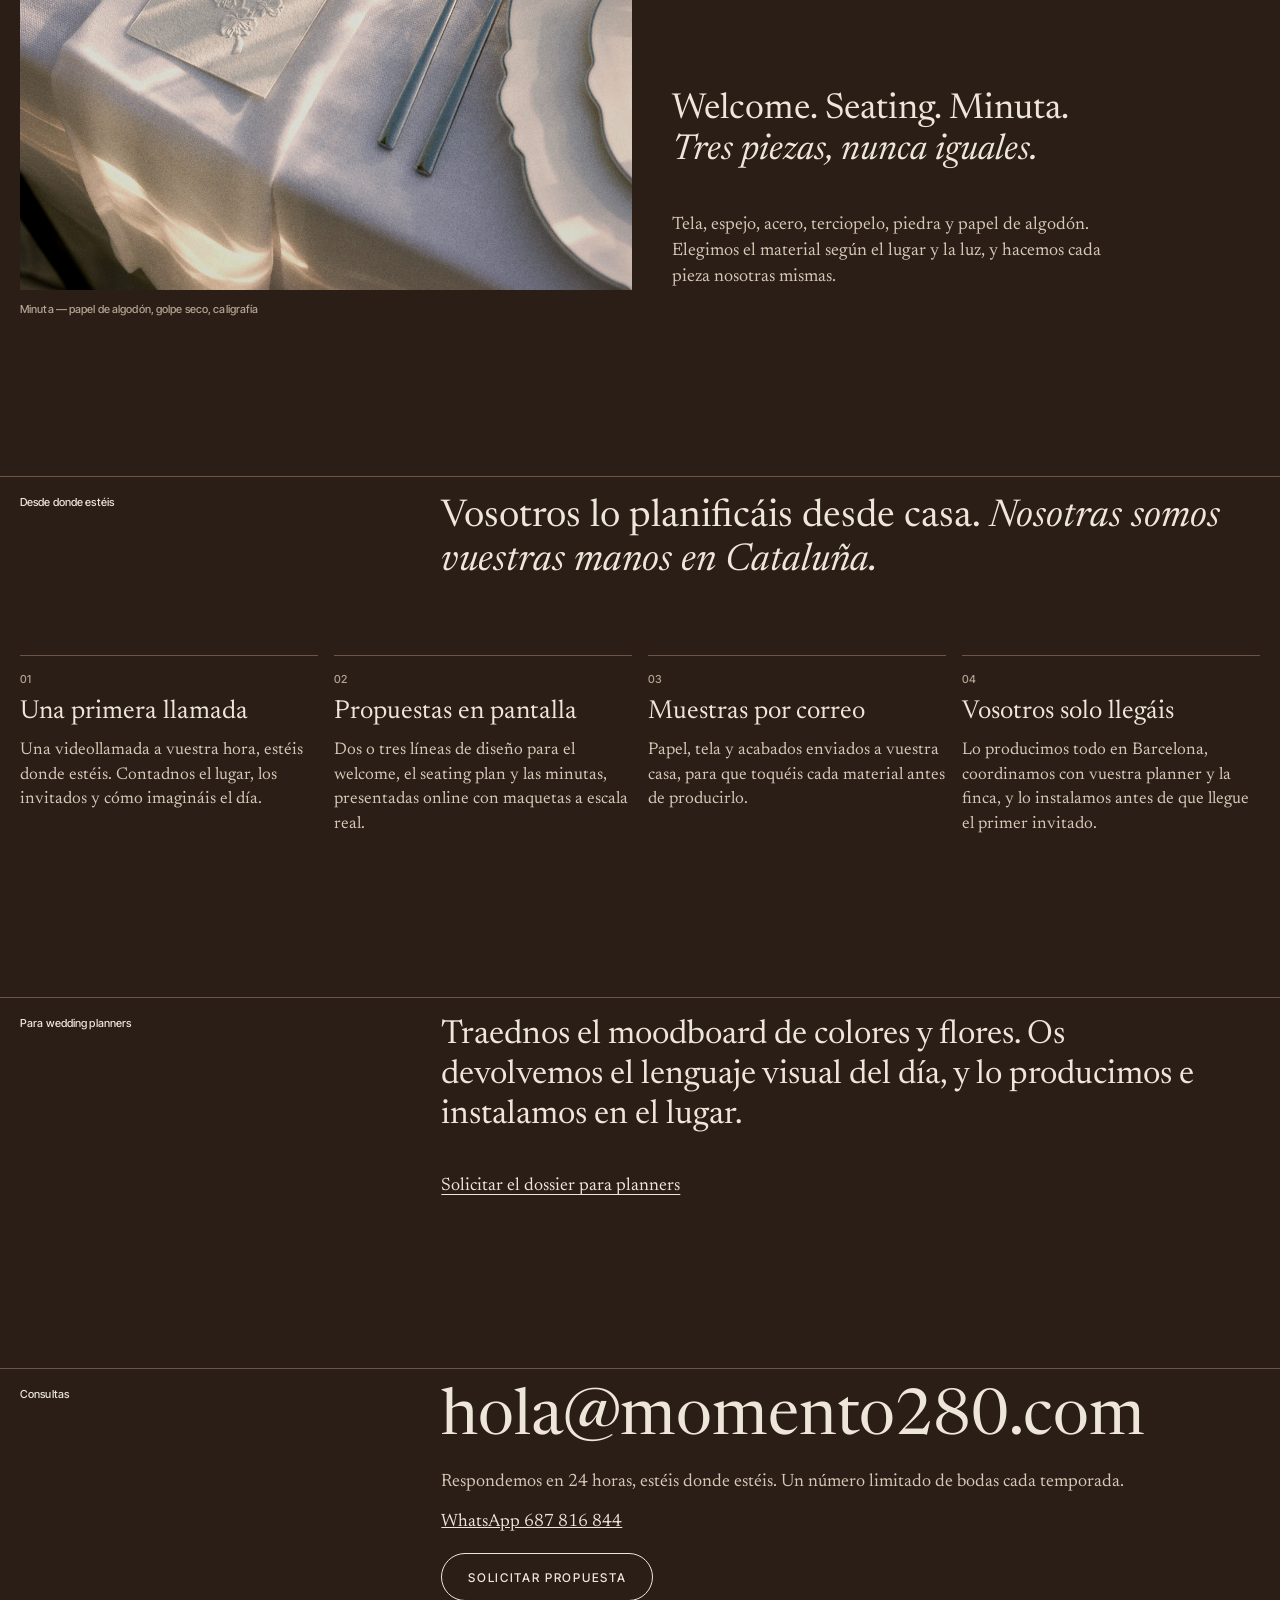
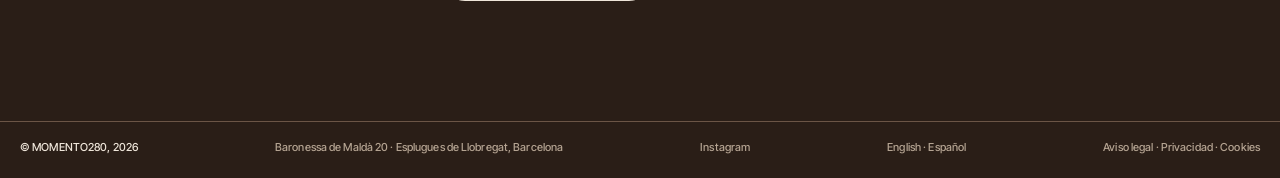
<file: como-trabajamos.html>
<!doctype html>
<html lang="es">
<head>
<meta charset="utf-8">
<title>MOMENTO280</title>
<meta name="robots" content="noindex">
<link rel="canonical" href="https://www.momento280.com/es.html">
<meta http-equiv="refresh" content="0; url=/es.html#from-afar">
<script>location.replace("/es.html#from-afar")</script>
</head>
<body style="background:#2A1E17;color:#EFE6DA;font-family:Georgia,serif;padding:40px">
<p>Esta página se ha movido. <a href="/es.html#from-afar" style="color:#EFE6DA">Ir a MOMENTO280</a></p>
</body>
</html>
</file>
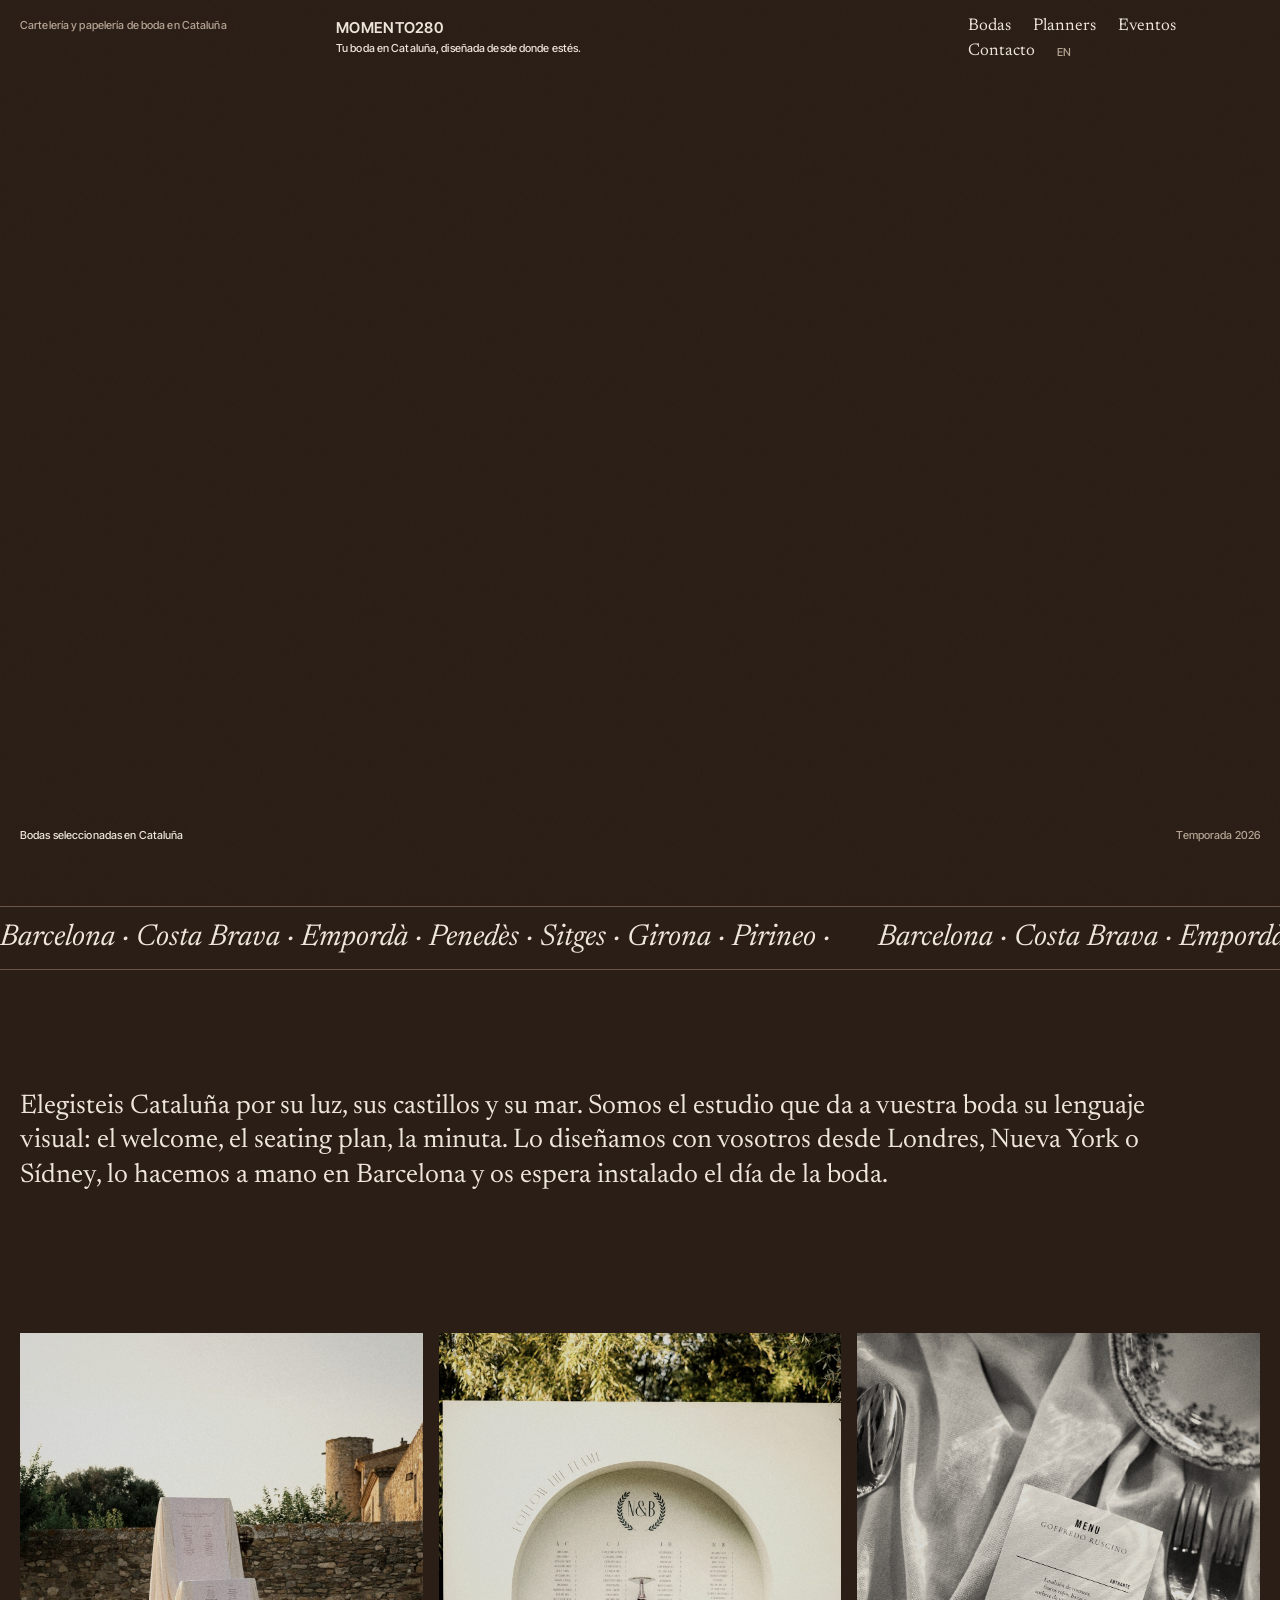
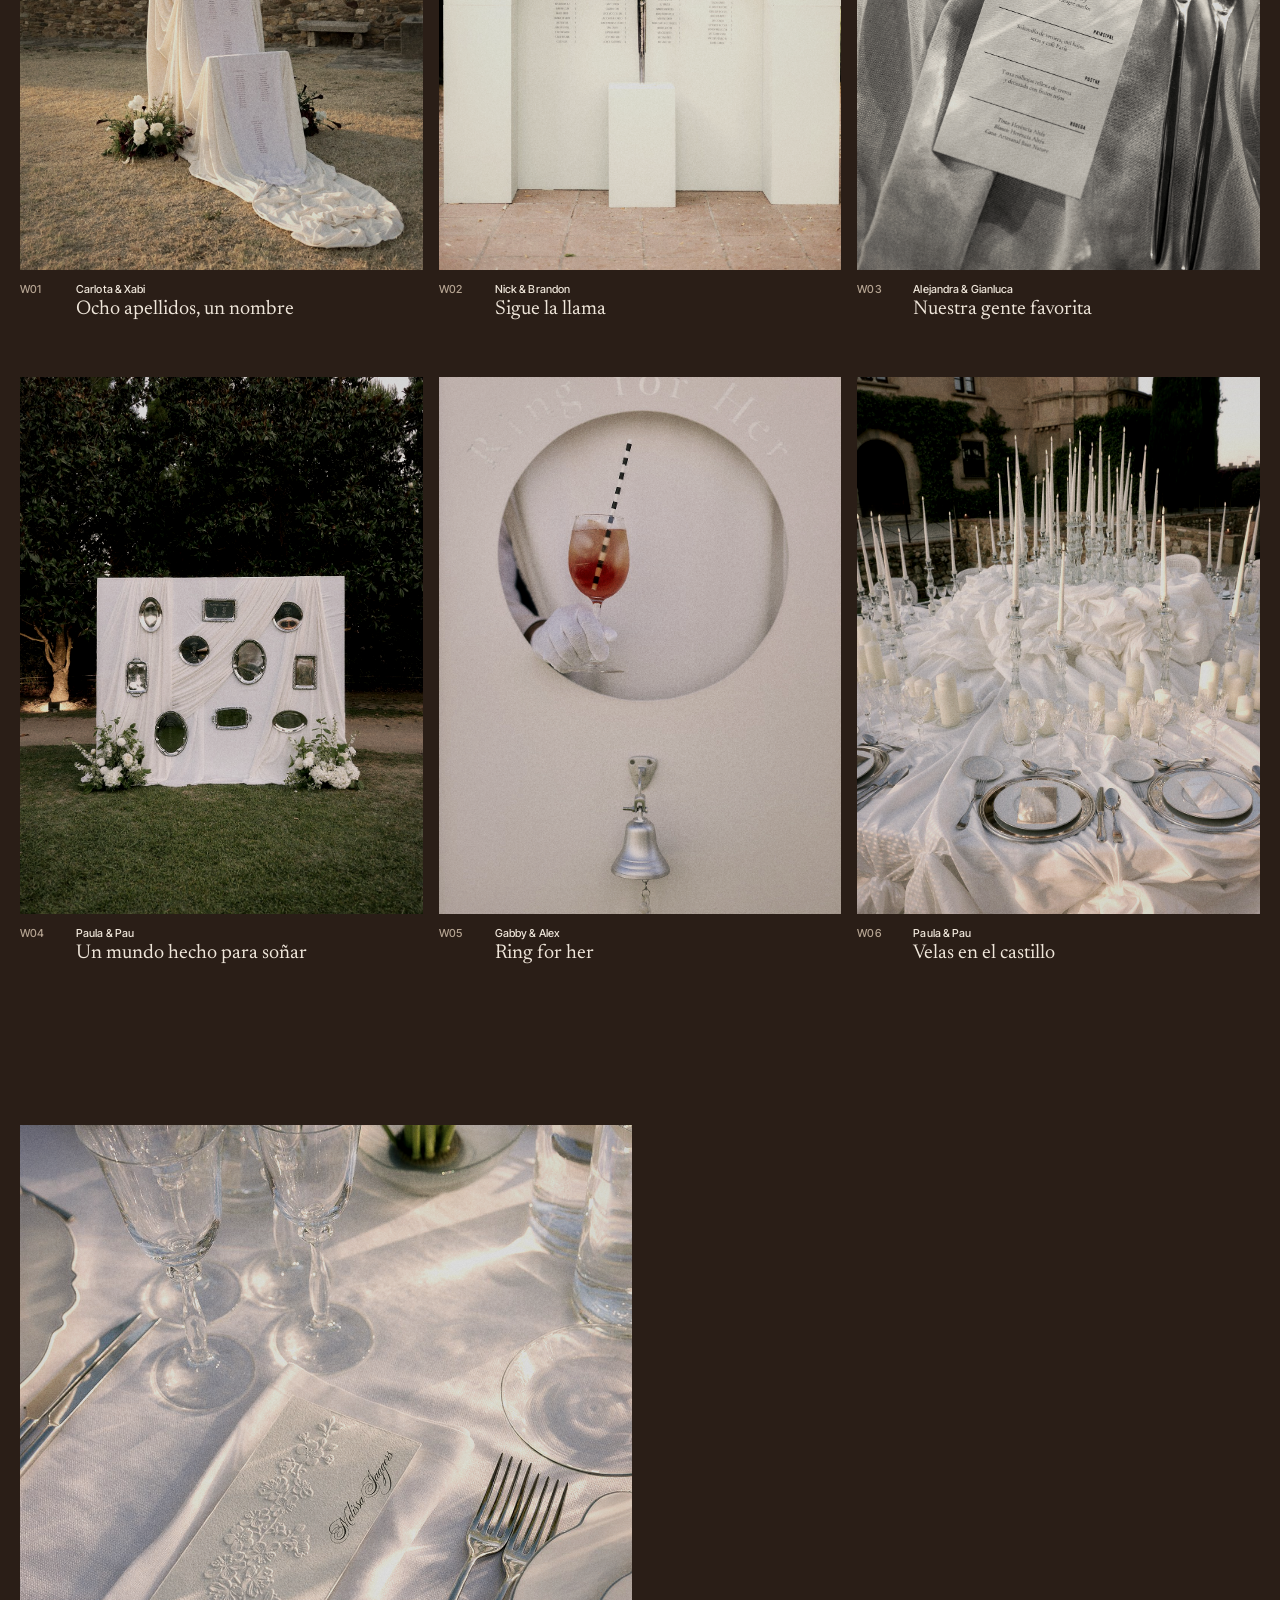
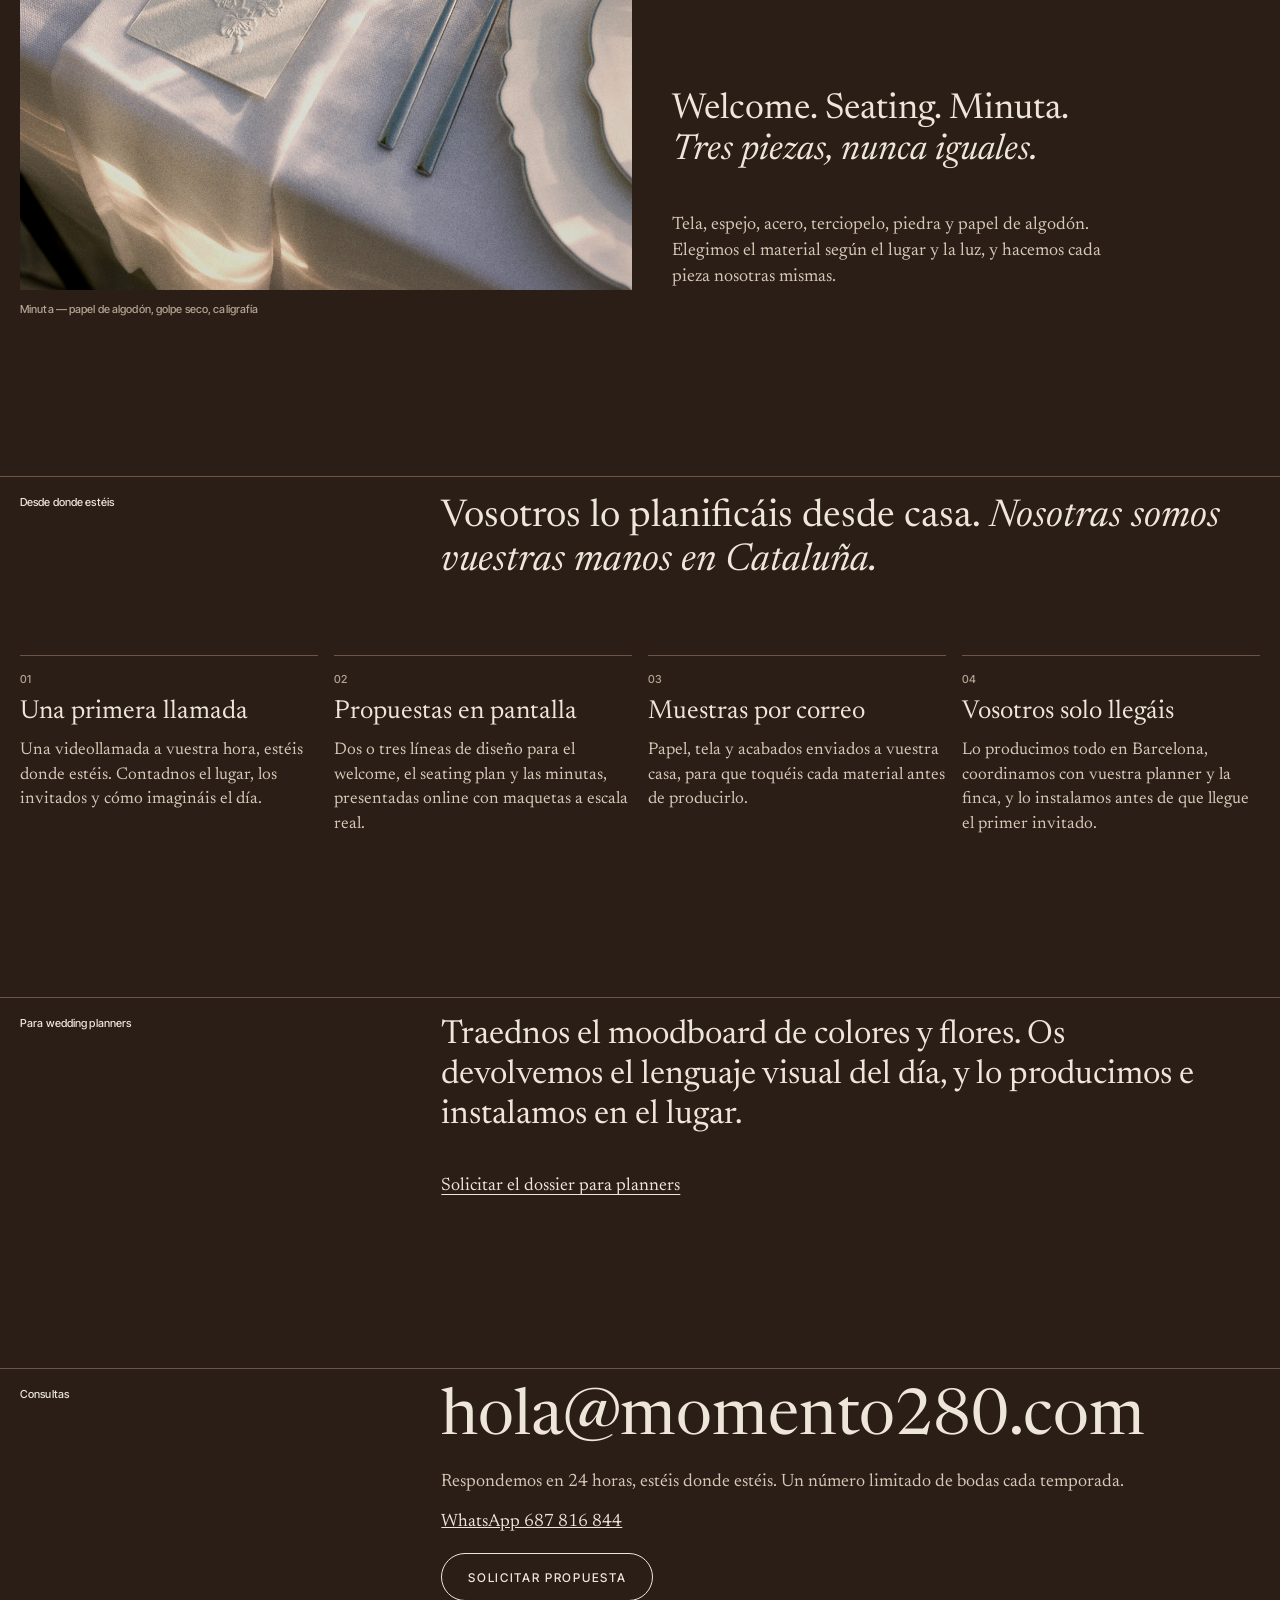
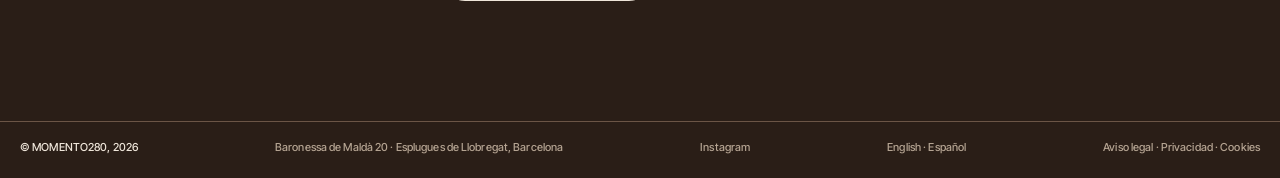
<file: es.html>
<!doctype html>
<html lang="es">
<head>
<meta charset="utf-8">
<meta name="viewport" content="width=device-width,initial-scale=1,viewport-fit=cover">
<title>MOMENTO280 · Cartelería y papelería de boda en Cataluña</title>
<meta name="description" content="Welcome, seating plan y minutas a medida para bodas de alta gama en Cataluña. Diseñados contigo estés donde estés y hechos a mano en nuestro atelier de Barcelona.">
<link rel="canonical" href="https://www.momento280.com/es.html">
<link rel="alternate" hreflang="en" href="https://www.momento280.com/">
<link rel="alternate" hreflang="es" href="https://www.momento280.com/es.html">
<link rel="alternate" hreflang="x-default" href="https://www.momento280.com/">
<meta property="og:type" content="website">
<meta property="og:site_name" content="MOMENTO280">
<meta property="og:title" content="MOMENTO280 · Cartelería y papelería de boda en Cataluña">
<meta property="og:description" content="Welcome, seating plan y minutas a medida para bodas de alta gama en Cataluña. Diseñados contigo estés donde estés y hechos a mano en nuestro atelier de Barcelona.">
<meta property="og:url" content="https://www.momento280.com/es.html">
<meta property="og:image" content="https://www.momento280.com/seating-tres-niveles.jpg">
<meta name="theme-color" content="#2A1E17">
<link rel="icon" href="favicon.svg" type="image/svg+xml">
<link rel="preconnect" href="https://fonts.googleapis.com">
<link rel="preconnect" href="https://fonts.gstatic.com" crossorigin>
<link rel="stylesheet" href="https://fonts.googleapis.com/css2?family=Newsreader:ital,opsz,wght@0,6..72,400;1,6..72,400&amp;family=Inter+Tight:wght@500;600&amp;display=swap">
<link rel="stylesheet" href="site.css">
<script type="application/ld+json">{"@context": "https://schema.org", "@type": "LocalBusiness", "name": "MOMENTO280", "legalName": "MOMENTO280, S.L.", "description": "Welcome, seating plan y minutas a medida para bodas de alta gama en Cataluña. Diseñados contigo estés donde estés y hechos a mano en nuestro atelier de Barcelona.", "url": "https://www.momento280.com/", "email": "hola@momento280.com", "telephone": "+34656520589", "image": "https://www.momento280.com/seating-tres-niveles.jpg", "address": {"@type": "PostalAddress", "streetAddress": "Carrer Baronessa de Maldà 20", "postalCode": "08950", "addressLocality": "Esplugues de Llobregat", "addressRegion": "Barcelona", "addressCountry": "ES"}, "areaServed": "Catalonia", "sameAs": ["https://www.instagram.com/momento280_/"]}</script>
<!-- Privacy-friendly analytics by Plausible -->
<script async src="https://plausible.io/js/pa-zwRuUF6MST-vF_12D3wN5.js"></script>
<script>
  window.plausible=window.plausible||function(){(plausible.q=plausible.q||[]).push(arguments)},plausible.init=plausible.init||function(i){plausible.o=i||{}};
  plausible.init()
</script>
</head>
<body>
<header class="site-header wrap">
<h1 class="sans muted">Cartelería y papelería de boda en Cataluña</h1>
<div class="brand">
<a class="logo" href="#home">MOMENTO280</a>
<span class="sans">Tu boda en Cataluña, diseñada desde donde estés.</span>
</div>
<span aria-hidden="true"></span>
<nav class="nav" aria-label="Main">
<a href="#work">Bodas</a>
<a href="#planners">Planners</a>
<a href="eventos-privados.html">Eventos</a>
<a href="#contact">Contacto</a>
<a class="lang" href="./" hreflang="en" lang="en">EN</a>
</nav>
</header>
<main>
<section id="home" class="wrap">
<div class="hero">
<div class="slide photo" style="animation-delay:-1s"><img src="castillo-mesa-velas.jpg" alt="Mesa redonda con velas y mantel de lino marfil frente a un castillo al atardecer" style="object-position:center 64%" fetchpriority="high"></div>
<div class="slide photo" style="animation-delay:5s"><img src="seating-bandejas-plata.jpg" alt="Seating plan de bandejas de plata grabadas sobre tela marfil" style="object-position:center 55%" loading="lazy"></div>
<div class="slide photo" style="animation-delay:11s"><img src="seating-tres-niveles.jpg" alt="Seating plan de tres niveles con tela marfil en un patio de piedra" style="object-position:center 60%" loading="lazy"></div>
</div>
<div class="hero-meta sans"><span>Bodas seleccionadas en Cataluña</span><span class="muted">Temporada 2026</span></div>
</section>

<div class="marquee" aria-hidden="true"><div class="track"><span>Barcelona · Costa Brava · Empordà · Penedès · Sitges · Girona · Pirineo ·</span><span>Barcelona · Costa Brava · Empordà · Penedès · Sitges · Girona · Pirineo ·</span><span>Barcelona · Costa Brava · Empordà · Penedès · Sitges · Girona · Pirineo ·</span><span>Barcelona · Costa Brava · Empordà · Penedès · Sitges · Girona · Pirineo ·</span></div></div>

<section class="intro wrap"><p class="mask">Elegisteis Cataluña por su luz, sus castillos y su mar. Somos el estudio que da a vuestra boda su lenguaje visual: el welcome, el seating plan, la minuta. Lo diseñamos con vosotros desde Londres, Nueva York o Sídney, lo hacemos a mano en Barcelona y os espera instalado el día de la boda.</p></section>

<section id="work" class="work wrap" aria-label="Bodas">
<div class="work-grid">
<figure class="work-item rise">
<div class="photo"><img src="seating-tres-niveles.jpg" alt="Seating plan de tres niveles con tela marfil en un patio de piedra" loading="lazy" style="object-position:center 58%"></div>
<figcaption><span class="sans muted">W01</span><span class="sans">Carlota & Xabi</span><span class="title">Ocho apellidos, un nombre</span></figcaption>
</figure>
<figure class="work-item rise">
<div class="photo"><img src="seating-arco-antorcha.jpg" alt="Seating plan en arco marfil con monograma de laurel y una antorcha olímpica" loading="lazy" style="object-position:center 50%"></div>
<figcaption><span class="sans muted">W02</span><span class="sans">Nick & Brandon</span><span class="title">Sigue la llama</span></figcaption>
</figure>
<figure class="work-item rise">
<div class="photo"><img src="minuta-papel-algodon.jpg" alt="Minuta impresa en papel de algodón sobre una servilleta de lino" loading="lazy" style="object-position:center 45%"></div>
<figcaption><span class="sans muted">W03</span><span class="sans">Alejandra & Gianluca</span><span class="title">Nuestra gente favorita</span></figcaption>
</figure>
<figure class="work-item rise">
<div class="photo"><img src="seating-bandejas-plata.jpg" alt="Seating plan de bandejas de plata grabadas sobre tela marfil" loading="lazy" style="object-position:center 55%"></div>
<figcaption><span class="sans muted">W04</span><span class="sans">Paula & Pau</span><span class="title">Un mundo hecho para soñar</span></figcaption>
</figure>
<figure class="work-item rise">
<div class="photo"><img src="ring-for-her.jpg" alt="Panel de barra marfil con el texto Ring for Her y una campana de plata" loading="lazy" style="object-position:center 45%"></div>
<figcaption><span class="sans muted">W05</span><span class="sans">Gabby & Alex</span><span class="title">Ring for her</span></figcaption>
</figure>
<figure class="work-item rise">
<div class="photo"><img src="castillo-mesa-velas.jpg" alt="Mesa redonda con velas frente a un castillo al atardecer" loading="lazy" style="object-position:center 60%"></div>
<figcaption><span class="sans muted">W06</span><span class="sans">Paula & Pau</span><span class="title">Velas en el castillo</span></figcaption>
</figure>
</div>
</section>

<section class="pieces wrap" aria-label="Piezas">
<figure class="rise">
<div class="photo"><img src="minuta-golpe-seco.jpg" alt="Minuta floral con golpe seco y el nombre del invitado caligrafiado" loading="lazy"></div>
<figcaption class="sans muted">Minuta — papel de algodón, golpe seco, caligrafía</figcaption>
</figure>
<div class="pieces-text">
<p class="big mask">Welcome. Seating. Minuta.<br><em>Tres piezas, nunca iguales.</em></p>
<p class="lead">Tela, espejo, acero, terciopelo, piedra y papel de algodón. Elegimos el material según el lugar y la luz, y hacemos cada pieza nosotras mismas.</p>
</div>
</section>

<section id="from-afar" class="band wrap" aria-label="Desde donde estéis">
<div class="band-grid">
<span class="sans">Desde donde estéis</span>
<p class="big span2 mask" style="max-width:820px;font-size:clamp(30px,3vw,44px)">Vosotros lo planificáis desde casa. <em>Nosotras somos vuestras manos en Cataluña.</em></p>
</div>
<ol class="steps">
<li class="rise"><span class="sans muted">01</span><span class="t">Una primera llamada</span><span class="d">Una videollamada a vuestra hora, estéis donde estéis. Contadnos el lugar, los invitados y cómo imagináis el día.</span></li>
<li class="rise"><span class="sans muted">02</span><span class="t">Propuestas en pantalla</span><span class="d">Dos o tres líneas de diseño para el welcome, el seating plan y las minutas, presentadas online con maquetas a escala real.</span></li>
<li class="rise"><span class="sans muted">03</span><span class="t">Muestras por correo</span><span class="d">Papel, tela y acabados enviados a vuestra casa, para que toquéis cada material antes de producirlo.</span></li>
<li class="rise"><span class="sans muted">04</span><span class="t">Vosotros solo llegáis</span><span class="d">Lo producimos todo en Barcelona, coordinamos con vuestra planner y la finca, y lo instalamos antes de que llegue el primer invitado.</span></li>
</ol>
</section>

<section id="planners" class="band wrap">
<div class="band-grid">
<span class="sans">Para wedding planners</span>
<div class="span2 stack">
<p class="big mask" style="font-size:clamp(26px,2.6vw,36px);line-height:1.2">Traednos el moodboard de colores y flores. Os devolvemos el lenguaje visual del día, y lo producimos e instalamos en el lugar.</p>
<a class="cta" href="solicitud.html?perfil=planner">Solicitar el dossier para planners</a>
</div>
</div>
</section>

<section id="contact" class="band wrap" style="padding-bottom:120px">
<div class="band-grid">
<span class="sans">Consultas</span>
<div class="span2 stack" style="gap:22px;max-width:none">
<a href="mailto:hola@momento280.com" class="mail mask">hola@momento280.com</a>
<span style="font-size:18px;color:var(--body)">Respondemos en 24 horas, estéis donde estéis. Un número limitado de bodas cada temporada.</span>
<div class="contact-line"><a href="https://wa.me/34687816844" rel="noopener">WhatsApp 687 816 844</a></div>
<a class="btn-line" href="solicitud.html">Solicitar propuesta</a>
</div>
</div>
</section>
</main>
<footer class="site-footer wrap sans muted">
<span style="color:var(--fg)">© MOMENTO280, 2026</span>
<span>Baronessa de Maldà 20 · Esplugues de Llobregat, Barcelona</span>
<a href="https://www.instagram.com/momento280_/" rel="noopener">Instagram</a>
<span><a href="./" lang="en" hreflang="en">English</a> · <a href="es.html" lang="es" hreflang="es">Español</a></span>
<span><a href="legal.html#aviso">Aviso legal</a> · <a href="legal.html#privacidad">Privacidad</a> · <a href="legal.html#cookies">Cookies</a></span>
</footer>
<script>
/* Medición de clics: botones de solicitud, WhatsApp y email */
(function(){
  function send(name, props, done){
    var called=false; function go(){ if(!called){called=true; if(done) done();} }
    try{ if(window.plausible){ window.plausible(name,{props:props,callback:go}); setTimeout(go,350); return; } }catch(e){}
    go();
  }
  document.addEventListener("click",function(e){
    var a=e.target.closest&&e.target.closest("a[href]"); if(!a) return;
    var h=a.getAttribute("href")||"", page=location.pathname||"/", label=(a.textContent||"").trim().slice(0,60);
    var ev=null, props={pagina:page};
    if(h.indexOf("solicitud.html")>-1){ ev="Clic propuesta"; props.boton=label; }
    else if(h.indexOf("wa.me")>-1){ ev="Contacto directo"; props.canal="WhatsApp"; }
    else if(h.indexOf("mailto:")===0){ ev="Contacto directo"; props.canal="Email"; }
    if(!ev) return;
    var sameTab=!a.target && !e.metaKey && !e.ctrlKey && !e.shiftKey && h.indexOf("mailto:")!==0 && h.indexOf("http")!==0;
    if(sameTab){ e.preventDefault(); send(ev,props,function(){ location.href=a.href; }); }
    else send(ev,props);
  });
})();
</script>
</body>
</html>
</file>
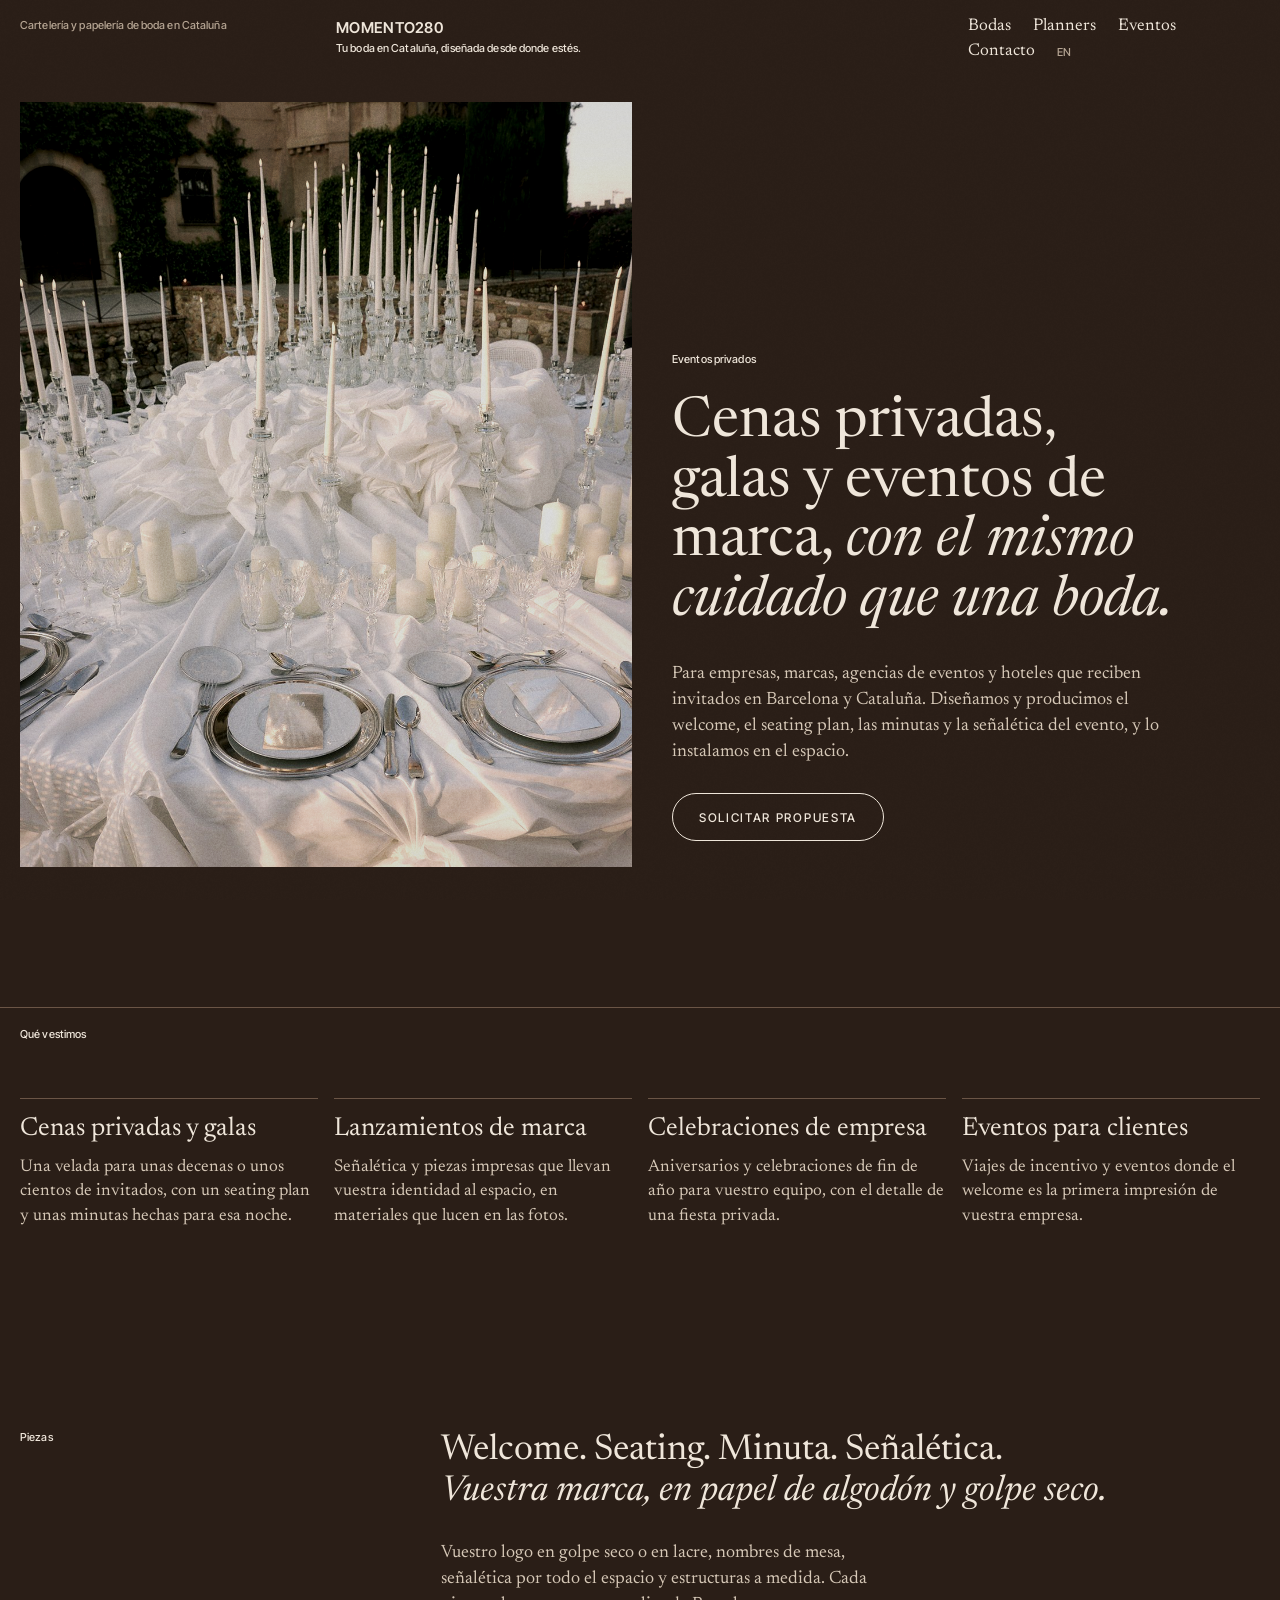
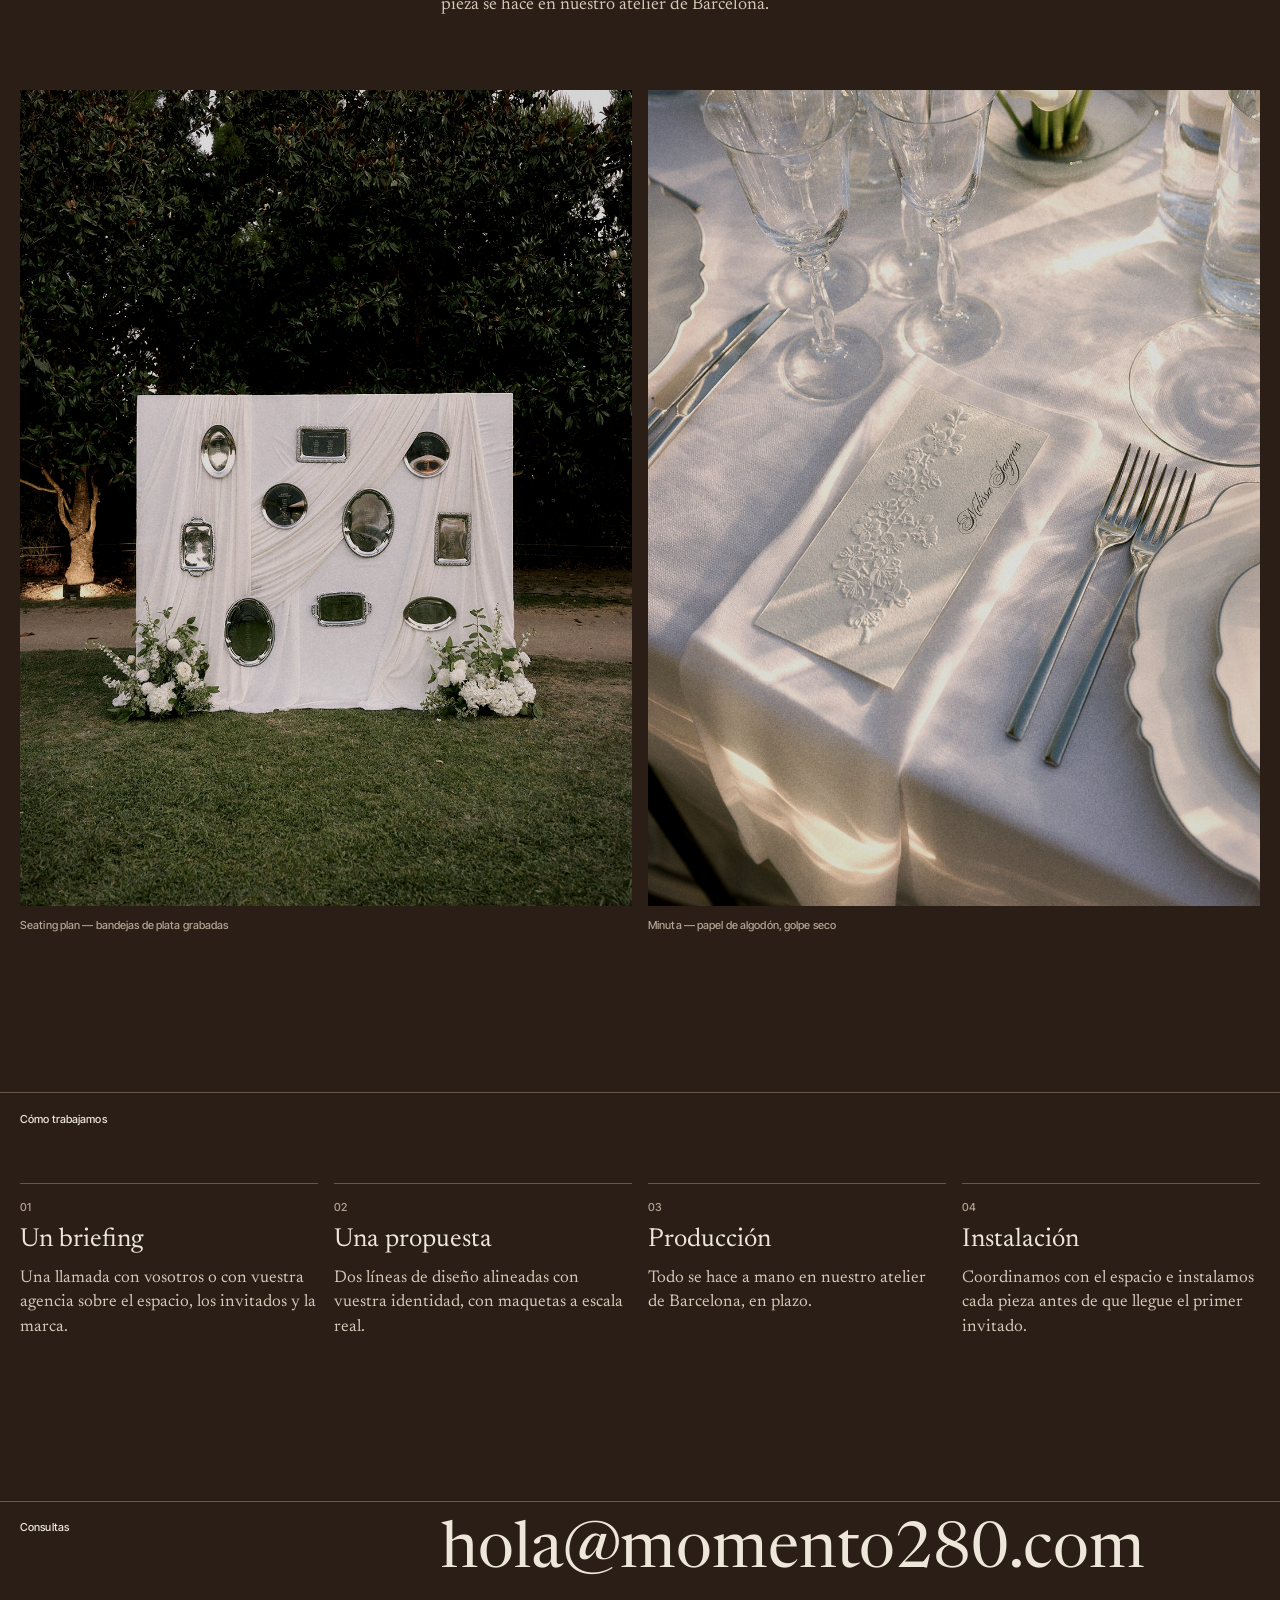
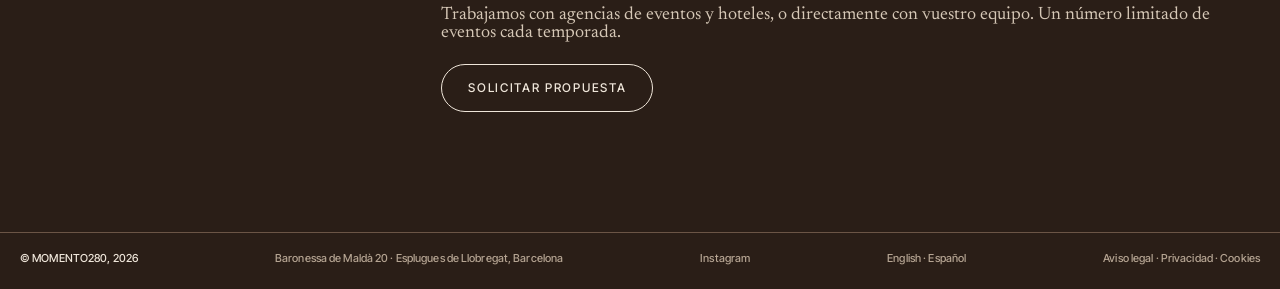
<file: eventos-privados.html>
<!doctype html>
<html lang="es">
<head>
<meta charset="utf-8">
<meta name="viewport" content="width=device-width,initial-scale=1,viewport-fit=cover">
<title>Eventos privados · MOMENTO280</title>
<meta name="description" content="Señalética, seating plan y minutas a medida para cenas privadas, galas y eventos de marca en Barcelona y Cataluña. Diseñados y hechos a mano en nuestro atelier.">
<link rel="canonical" href="https://www.momento280.com/eventos-privados.html">
<link rel="alternate" hreflang="en" href="https://www.momento280.com/private-events.html">
<link rel="alternate" hreflang="es" href="https://www.momento280.com/eventos-privados.html">
<meta property="og:type" content="website">
<meta property="og:site_name" content="MOMENTO280">
<meta property="og:title" content="Eventos privados · MOMENTO280">
<meta property="og:description" content="Señalética, seating plan y minutas a medida para cenas privadas, galas y eventos de marca en Barcelona y Cataluña. Diseñados y hechos a mano en nuestro atelier.">
<meta property="og:url" content="https://www.momento280.com/eventos-privados.html">
<meta property="og:image" content="https://www.momento280.com/seating-tres-niveles.jpg">
<meta name="theme-color" content="#2A1E17">
<link rel="icon" href="favicon.svg" type="image/svg+xml">
<link rel="preconnect" href="https://fonts.googleapis.com">
<link rel="preconnect" href="https://fonts.gstatic.com" crossorigin>
<link rel="stylesheet" href="https://fonts.googleapis.com/css2?family=Newsreader:ital,opsz,wght@0,6..72,400;1,6..72,400&amp;family=Inter+Tight:wght@500;600&amp;display=swap">
<link rel="stylesheet" href="site.css">
<!-- Privacy-friendly analytics by Plausible -->
<script async src="https://plausible.io/js/pa-zwRuUF6MST-vF_12D3wN5.js"></script>
<script>
  window.plausible=window.plausible||function(){(plausible.q=plausible.q||[]).push(arguments)},plausible.init=plausible.init||function(i){plausible.o=i||{}};
  plausible.init()
</script>
</head>
<body>
<header class="site-header wrap">
<h1 class="sans muted">Cartelería y papelería de boda en Cataluña</h1>
<div class="brand">
<a class="logo" href="es.html">MOMENTO280</a>
<span class="sans">Tu boda en Cataluña, diseñada desde donde estés.</span>
</div>
<span aria-hidden="true"></span>
<nav class="nav" aria-label="Main">
<a href="es.html#work">Bodas</a>
<a href="es.html#planners">Planners</a>
<a href="eventos-privados.html">Eventos</a>
<a href="es.html#contact">Contacto</a>
<a class="lang" href="private-events.html" hreflang="en" lang="en">EN</a>
</nav>
</header>
<main>
<section class="ev-hero wrap">
<div class="photo"><img src="castillo-mesa-velas.jpg" alt="Mesa con velas y mantel marfil frente a un castillo al atardecer" fetchpriority="high" style="object-position:center 60%"></div>
<div class="ev-hero-text">
<span class="sans">Eventos privados</span>
<h2 class="ev-title">Cenas privadas, galas y eventos de marca, <em>con el mismo cuidado que una boda.</em></h2>
<p class="lead" style="max-width:520px">Para empresas, marcas, agencias de eventos y hoteles que reciben invitados en Barcelona y Cataluña. Diseñamos y producimos el welcome, el seating plan, las minutas y la señalética del evento, y lo instalamos en el espacio.</p>
<a class="btn-line" href="solicitud.html?perfil=empresa">Solicitar propuesta</a>
</div>
</section>

<section class="band wrap" aria-label="Qué vestimos">
<span class="sans">Qué vestimos</span>
<ul class="ev-list">
<li class="rise"><span class="t" style="font-size:26px;line-height:1.1">Cenas privadas y galas</span><span class="d" style="font-size:17px;line-height:1.45;color:var(--body);max-width:340px">Una velada para unas decenas o unos cientos de invitados, con un seating plan y unas minutas hechas para esa noche.</span></li>
<li class="rise"><span class="t" style="font-size:26px;line-height:1.1">Lanzamientos de marca</span><span class="d" style="font-size:17px;line-height:1.45;color:var(--body);max-width:340px">Señalética y piezas impresas que llevan vuestra identidad al espacio, en materiales que lucen en las fotos.</span></li>
<li class="rise"><span class="t" style="font-size:26px;line-height:1.1">Celebraciones de empresa</span><span class="d" style="font-size:17px;line-height:1.45;color:var(--body);max-width:340px">Aniversarios y celebraciones de fin de año para vuestro equipo, con el detalle de una fiesta privada.</span></li>
<li class="rise"><span class="t" style="font-size:26px;line-height:1.1">Eventos para clientes</span><span class="d" style="font-size:17px;line-height:1.45;color:var(--body);max-width:340px">Viajes de incentivo y eventos donde el welcome es la primera impresión de vuestra empresa.</span></li>
</ul>
</section>

<section class="wrap" aria-label="Piezas">
<div class="band-grid" style="padding-block:40px 72px">
<span class="sans">Piezas</span>
<div class="span2 stack">
<p class="big mask">Welcome. Seating. Minuta. Señalética.<br><em>Vuestra marca, en papel de algodón y golpe seco.</em></p>
<p class="lead">Vuestro logo en golpe seco o en lacre, nombres de mesa, señalética por todo el espacio y estructuras a medida. Cada pieza se hace en nuestro atelier de Barcelona.</p>
</div>
</div>
<div class="ev-pair">
<figure class="rise"><div class="photo"><img src="seating-bandejas-plata.jpg" alt="Seating plan de bandejas de plata grabadas sobre tela marfil" loading="lazy" style="object-position:center 55%"></div><figcaption class="sans muted">Seating plan — bandejas de plata grabadas</figcaption></figure>
<figure class="rise"><div class="photo"><img src="minuta-golpe-seco.jpg" alt="Minuta con golpe seco y el nombre del invitado caligrafiado" loading="lazy"></div><figcaption class="sans muted">Minuta — papel de algodón, golpe seco</figcaption></figure>
</div>
</section>

<section class="band wrap" aria-label="Cómo trabajamos">
<span class="sans">Cómo trabajamos</span>
<ol class="steps" style="margin-top:56px">
<li class="rise"><span class="sans muted">01</span><span class="t">Un briefing</span><span class="d">Una llamada con vosotros o con vuestra agencia sobre el espacio, los invitados y la marca.</span></li>
<li class="rise"><span class="sans muted">02</span><span class="t">Una propuesta</span><span class="d">Dos líneas de diseño alineadas con vuestra identidad, con maquetas a escala real.</span></li>
<li class="rise"><span class="sans muted">03</span><span class="t">Producción</span><span class="d">Todo se hace a mano en nuestro atelier de Barcelona, en plazo.</span></li>
<li class="rise"><span class="sans muted">04</span><span class="t">Instalación</span><span class="d">Coordinamos con el espacio e instalamos cada pieza antes de que llegue el primer invitado.</span></li>
</ol>
</section>

<section class="band wrap" style="padding-bottom:120px">
<div class="band-grid">
<span class="sans">Consultas</span>
<div class="span2 stack" style="gap:22px;max-width:none">
<a href="mailto:hola@momento280.com" class="mail mask">hola@momento280.com</a>
<span style="font-size:18px;color:var(--body)">Trabajamos con agencias de eventos y hoteles, o directamente con vuestro equipo. Un número limitado de eventos cada temporada.</span>
<a class="btn-line" href="solicitud.html?perfil=empresa">Solicitar propuesta</a>
</div>
</div>
</section>
</main>
<footer class="site-footer wrap sans muted">
<span style="color:var(--fg)">© MOMENTO280, 2026</span>
<span>Baronessa de Maldà 20 · Esplugues de Llobregat, Barcelona</span>
<a href="https://www.instagram.com/momento280_/" rel="noopener">Instagram</a>
<span><a href="./" lang="en" hreflang="en">English</a> · <a href="es.html" lang="es" hreflang="es">Español</a></span>
<span><a href="legal.html#aviso">Aviso legal</a> · <a href="legal.html#privacidad">Privacidad</a> · <a href="legal.html#cookies">Cookies</a></span>
</footer>
<script>
/* Medición de clics: botones de solicitud, WhatsApp y email */
(function(){
  function send(name, props, done){
    var called=false; function go(){ if(!called){called=true; if(done) done();} }
    try{ if(window.plausible){ window.plausible(name,{props:props,callback:go}); setTimeout(go,350); return; } }catch(e){}
    go();
  }
  document.addEventListener("click",function(e){
    var a=e.target.closest&&e.target.closest("a[href]"); if(!a) return;
    var h=a.getAttribute("href")||"", page=location.pathname||"/", label=(a.textContent||"").trim().slice(0,60);
    var ev=null, props={pagina:page};
    if(h.indexOf("solicitud.html")>-1){ ev="Clic propuesta"; props.boton=label; }
    else if(h.indexOf("wa.me")>-1){ ev="Contacto directo"; props.canal="WhatsApp"; }
    else if(h.indexOf("mailto:")===0){ ev="Contacto directo"; props.canal="Email"; }
    if(!ev) return;
    var sameTab=!a.target && !e.metaKey && !e.ctrlKey && !e.shiftKey && h.indexOf("mailto:")!==0 && h.indexOf("http")!==0;
    if(sameTab){ e.preventDefault(); send(ev,props,function(){ location.href=a.href; }); }
    else send(ev,props);
  });
})();
</script>
</body>
</html>
</file>
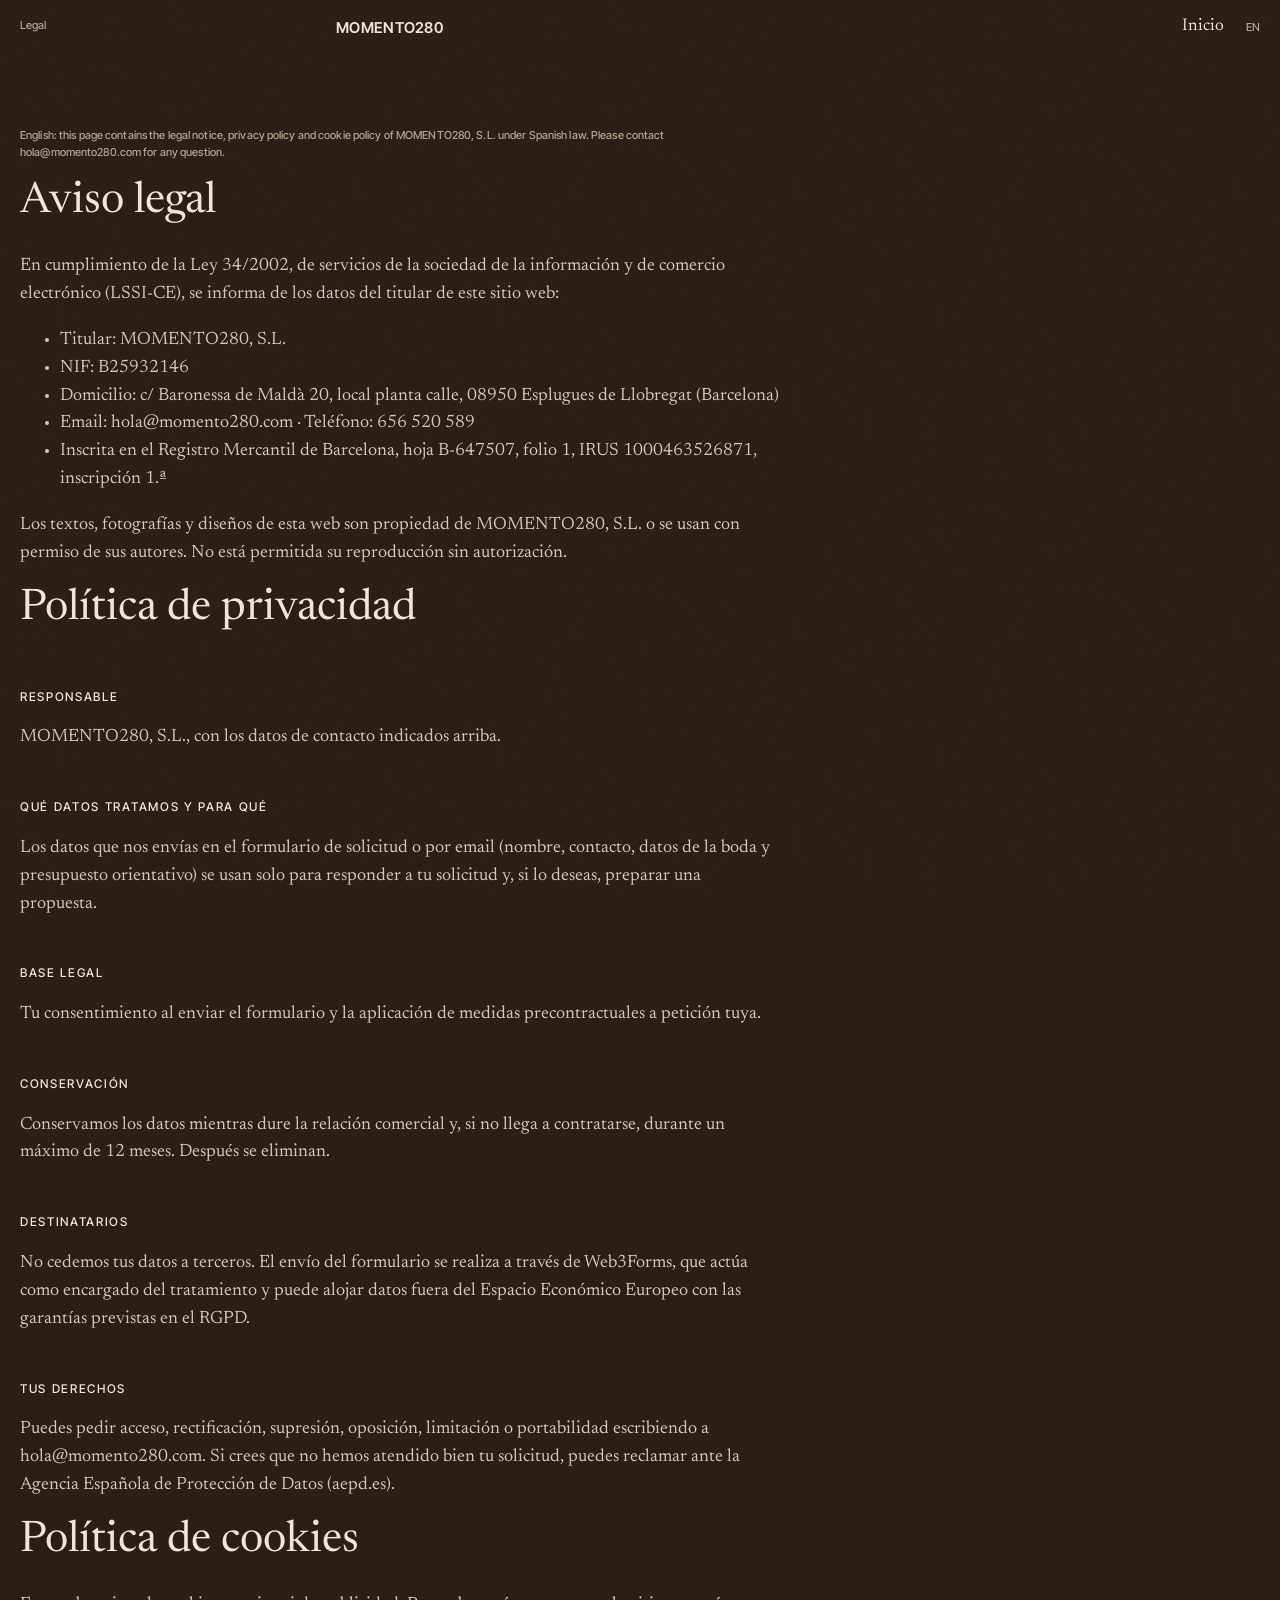
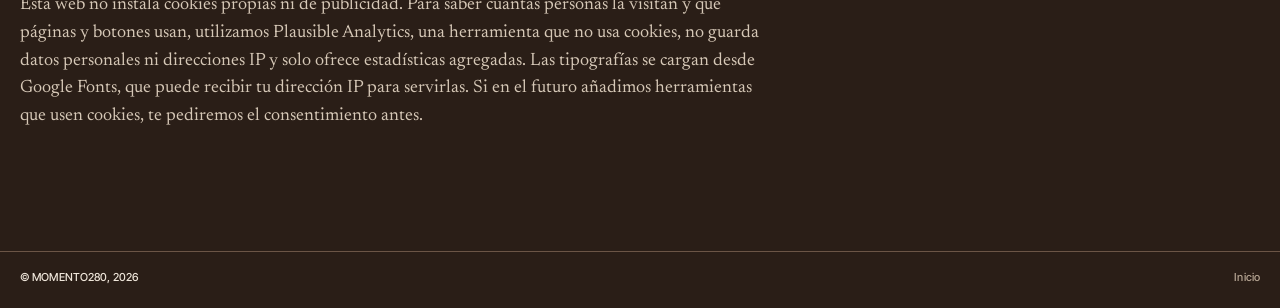
<file: legal.html>
<!doctype html>
<html lang="es">
<head>
<meta charset="utf-8">
<meta name="viewport" content="width=device-width,initial-scale=1,viewport-fit=cover">
<title>Aviso legal y privacidad · MOMENTO280</title>
<meta name="description" content="Aviso legal, política de privacidad y política de cookies de MOMENTO280, S.L.">
<link rel="canonical" href="https://www.momento280.com/legal.html">
<meta property="og:type" content="website">
<meta property="og:site_name" content="MOMENTO280">
<meta property="og:title" content="Aviso legal y privacidad · MOMENTO280">
<meta property="og:description" content="Aviso legal, política de privacidad y política de cookies de MOMENTO280, S.L.">
<meta property="og:url" content="https://www.momento280.com/legal.html">
<meta property="og:image" content="https://www.momento280.com/seating-tres-niveles.jpg">
<meta name="theme-color" content="#2A1E17">
<link rel="icon" href="favicon.svg" type="image/svg+xml">
<link rel="preconnect" href="https://fonts.googleapis.com">
<link rel="preconnect" href="https://fonts.gstatic.com" crossorigin>
<link rel="stylesheet" href="https://fonts.googleapis.com/css2?family=Newsreader:ital,opsz,wght@0,6..72,400;1,6..72,400&amp;family=Inter+Tight:wght@500;600&amp;display=swap">
<link rel="stylesheet" href="site.css">
<meta name="robots" content="noindex">
<!-- Privacy-friendly analytics by Plausible -->
<script async src="https://plausible.io/js/pa-zwRuUF6MST-vF_12D3wN5.js"></script>
<script>
  window.plausible=window.plausible||function(){(plausible.q=plausible.q||[]).push(arguments)},plausible.init=plausible.init||function(i){plausible.o=i||{}};
  plausible.init()
</script>
</head>
<body>
<header class="site-header wrap">
<span class="sans muted">Legal</span>
<div class="brand"><a class="logo" href="es.html">MOMENTO280</a></div>
<span aria-hidden="true"></span>
<nav class="nav"><a href="es.html">Inicio</a><a href="./" class="lang" lang="en">EN</a></nav>
</header>
<main class="wrap"><article class="doc">
<p class="sans muted" lang="en">English: this page contains the legal notice, privacy policy and cookie policy of MOMENTO280, S.L. under Spanish law. Please contact hola@momento280.com for any question.</p>

<h2 id="aviso">Aviso legal</h2>
<p>En cumplimiento de la Ley 34/2002, de servicios de la sociedad de la información y de comercio electrónico (LSSI-CE), se informa de los datos del titular de este sitio web:</p>
<ul>
<li>Titular: MOMENTO280, S.L.</li>
<li>NIF: B25932146</li>
<li>Domicilio: c/ Baronessa de Maldà 20, local planta calle, 08950 Esplugues de Llobregat (Barcelona)</li>
<li>Email: hola@momento280.com · Teléfono: 656 520 589</li>
<li>Inscrita en el Registro Mercantil de Barcelona, hoja B-647507, folio 1, IRUS 1000463526871, inscripción 1.ª</li>
</ul>
<p>Los textos, fotografías y diseños de esta web son propiedad de MOMENTO280, S.L. o se usan con permiso de sus autores. No está permitida su reproducción sin autorización.</p>

<h2 id="privacidad">Política de privacidad</h2>
<h3>Responsable</h3>
<p>MOMENTO280, S.L., con los datos de contacto indicados arriba.</p>
<h3>Qué datos tratamos y para qué</h3>
<p>Los datos que nos envías en el formulario de solicitud o por email (nombre, contacto, datos de la boda y presupuesto orientativo) se usan solo para responder a tu solicitud y, si lo deseas, preparar una propuesta.</p>
<h3>Base legal</h3>
<p>Tu consentimiento al enviar el formulario y la aplicación de medidas precontractuales a petición tuya.</p>
<h3>Conservación</h3>
<p>Conservamos los datos mientras dure la relación comercial y, si no llega a contratarse, durante un máximo de 12 meses. Después se eliminan.</p>
<h3>Destinatarios</h3>
<p>No cedemos tus datos a terceros. El envío del formulario se realiza a través de Web3Forms, que actúa como encargado del tratamiento y puede alojar datos fuera del Espacio Económico Europeo con las garantías previstas en el RGPD.</p>
<h3>Tus derechos</h3>
<p>Puedes pedir acceso, rectificación, supresión, oposición, limitación o portabilidad escribiendo a hola@momento280.com. Si crees que no hemos atendido bien tu solicitud, puedes reclamar ante la Agencia Española de Protección de Datos (aepd.es).</p>

<h2 id="cookies">Política de cookies</h2>
<p>Esta web no instala cookies propias ni de publicidad. Para saber cuántas personas la visitan y qué páginas y botones usan, utilizamos Plausible Analytics, una herramienta que no usa cookies, no guarda datos personales ni direcciones IP y solo ofrece estadísticas agregadas. Las tipografías se cargan desde Google Fonts, que puede recibir tu dirección IP para servirlas. Si en el futuro añadimos herramientas que usen cookies, te pediremos el consentimiento antes.</p>
</article></main>
<footer class="site-footer wrap sans muted"><span style="color:var(--fg)">© MOMENTO280, 2026</span><a href="es.html">Inicio</a></footer>
<script>
/* Medición de clics: botones de solicitud, WhatsApp y email */
(function(){
  function send(name, props, done){
    var called=false; function go(){ if(!called){called=true; if(done) done();} }
    try{ if(window.plausible){ window.plausible(name,{props:props,callback:go}); setTimeout(go,350); return; } }catch(e){}
    go();
  }
  document.addEventListener("click",function(e){
    var a=e.target.closest&&e.target.closest("a[href]"); if(!a) return;
    var h=a.getAttribute("href")||"", page=location.pathname||"/", label=(a.textContent||"").trim().slice(0,60);
    var ev=null, props={pagina:page};
    if(h.indexOf("solicitud.html")>-1){ ev="Clic propuesta"; props.boton=label; }
    else if(h.indexOf("wa.me")>-1){ ev="Contacto directo"; props.canal="WhatsApp"; }
    else if(h.indexOf("mailto:")===0){ ev="Contacto directo"; props.canal="Email"; }
    if(!ev) return;
    var sameTab=!a.target && !e.metaKey && !e.ctrlKey && !e.shiftKey && h.indexOf("mailto:")!==0 && h.indexOf("http")!==0;
    if(sameTab){ e.preventDefault(); send(ev,props,function(){ location.href=a.href; }); }
    else send(ev,props);
  });
})();
</script>
</body>
</html>
</file>
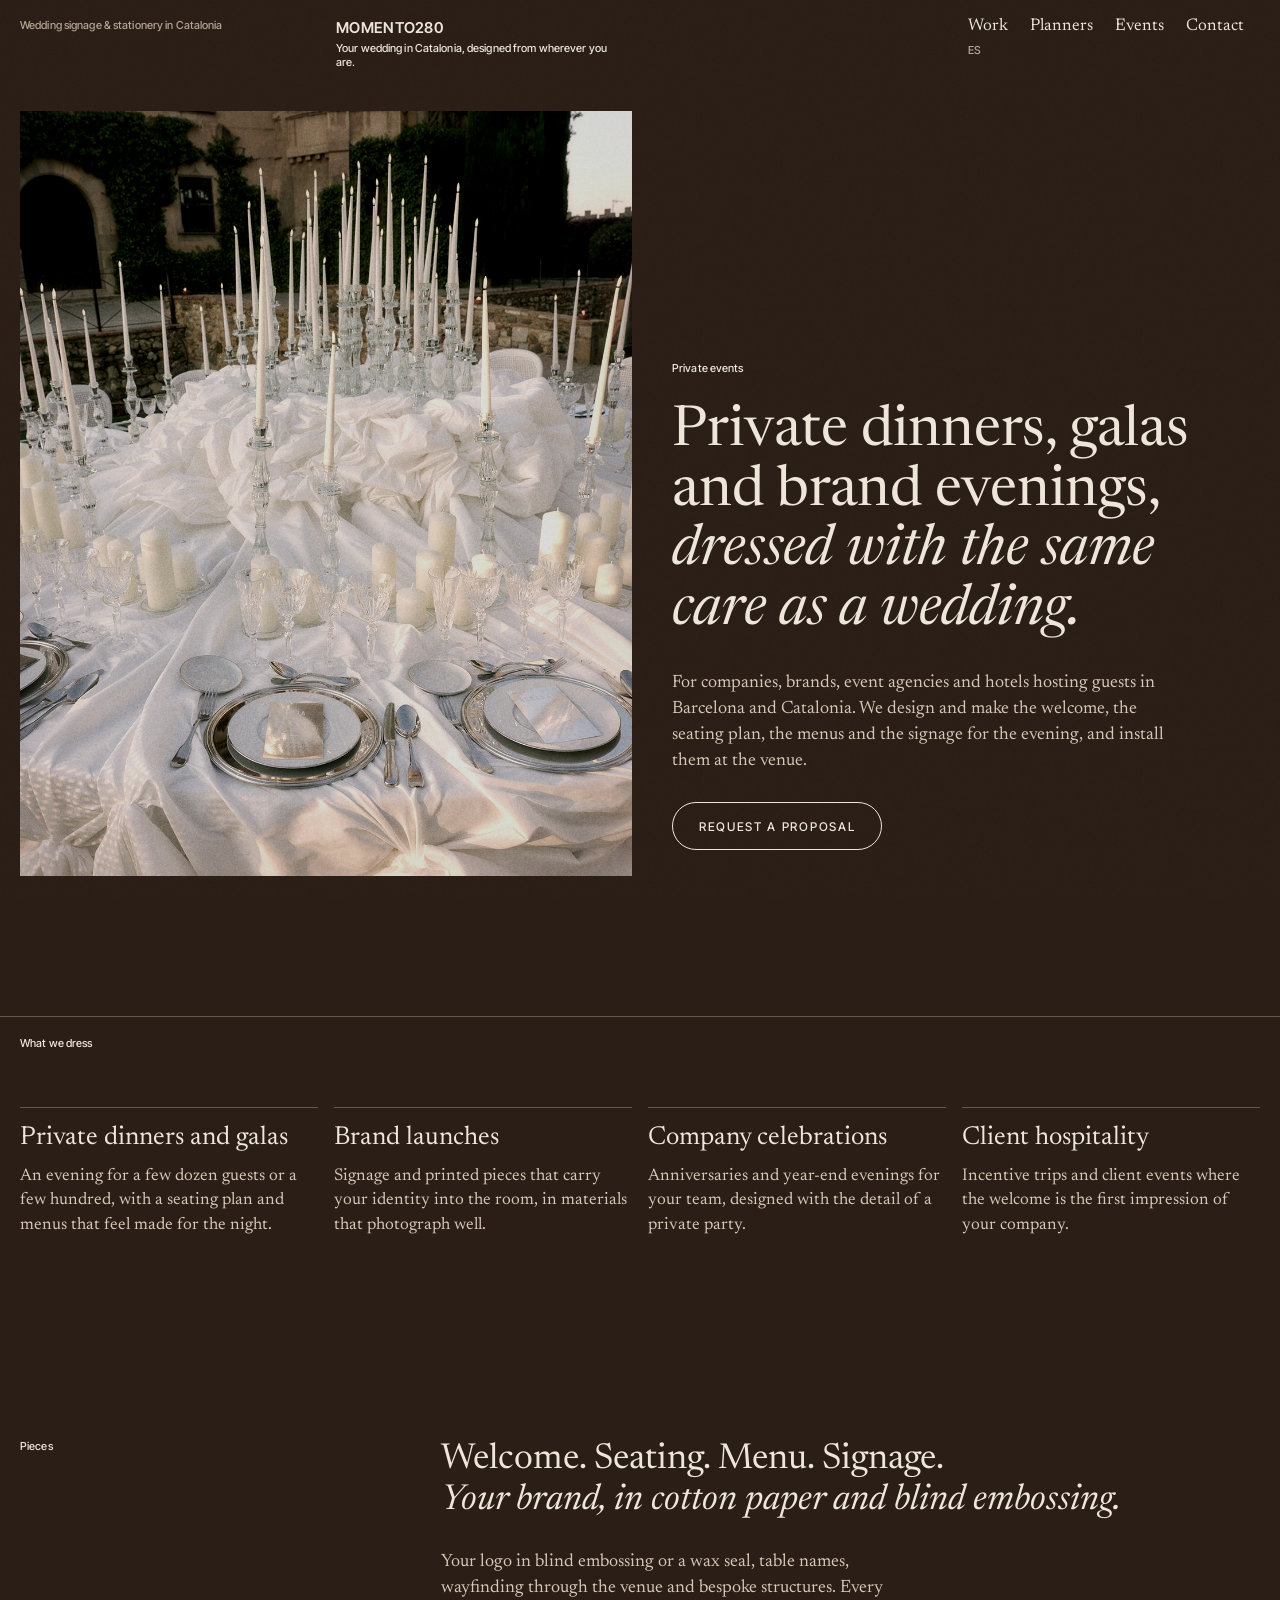
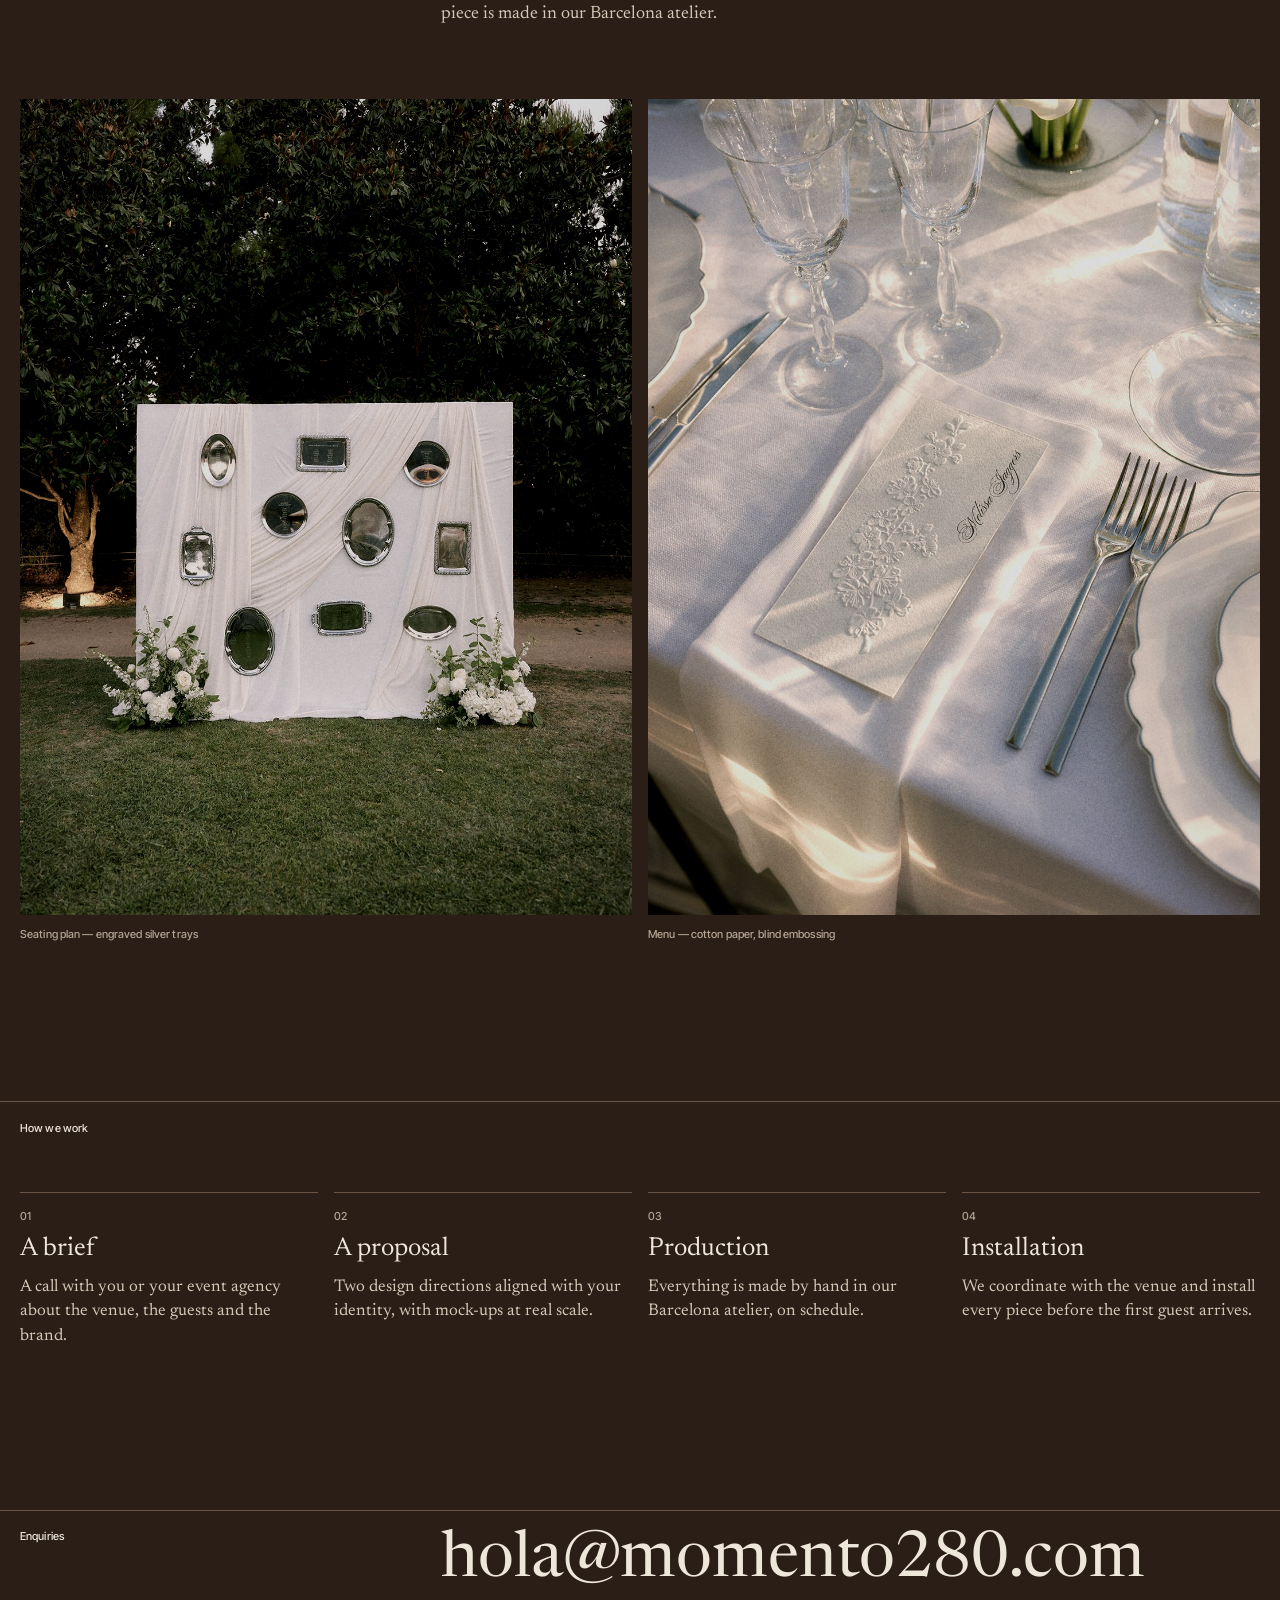
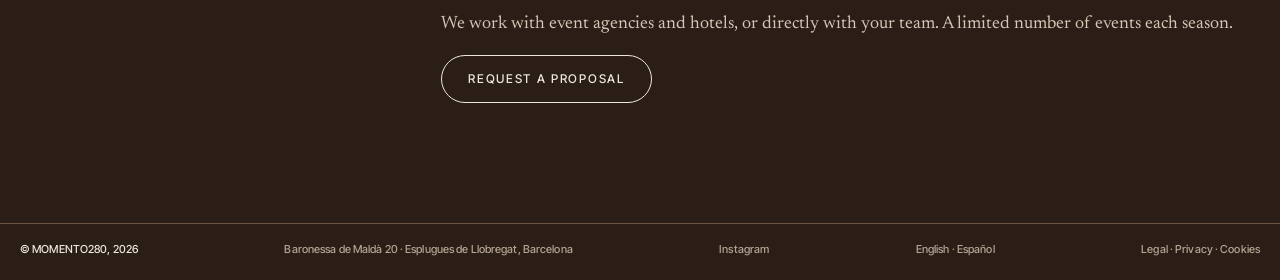
<file: private-events.html>
<!doctype html>
<html lang="en">
<head>
<meta charset="utf-8">
<meta name="viewport" content="width=device-width,initial-scale=1,viewport-fit=cover">
<title>Private events · MOMENTO280</title>
<meta name="description" content="Bespoke signage, seating plans and menus for private dinners, galas and brand events in Barcelona and Catalonia. Designed and handmade in our atelier.">
<link rel="canonical" href="https://www.momento280.com/private-events.html">
<link rel="alternate" hreflang="en" href="https://www.momento280.com/private-events.html">
<link rel="alternate" hreflang="es" href="https://www.momento280.com/eventos-privados.html">
<meta property="og:type" content="website">
<meta property="og:site_name" content="MOMENTO280">
<meta property="og:title" content="Private events · MOMENTO280">
<meta property="og:description" content="Bespoke signage, seating plans and menus for private dinners, galas and brand events in Barcelona and Catalonia. Designed and handmade in our atelier.">
<meta property="og:url" content="https://www.momento280.com/private-events.html">
<meta property="og:image" content="https://www.momento280.com/seating-tres-niveles.jpg">
<meta name="theme-color" content="#2A1E17">
<link rel="icon" href="favicon.svg" type="image/svg+xml">
<link rel="preconnect" href="https://fonts.googleapis.com">
<link rel="preconnect" href="https://fonts.gstatic.com" crossorigin>
<link rel="stylesheet" href="https://fonts.googleapis.com/css2?family=Newsreader:ital,opsz,wght@0,6..72,400;1,6..72,400&amp;family=Inter+Tight:wght@500;600&amp;display=swap">
<link rel="stylesheet" href="site.css">
<!-- Privacy-friendly analytics by Plausible -->
<script async src="https://plausible.io/js/pa-zwRuUF6MST-vF_12D3wN5.js"></script>
<script>
  window.plausible=window.plausible||function(){(plausible.q=plausible.q||[]).push(arguments)},plausible.init=plausible.init||function(i){plausible.o=i||{}};
  plausible.init()
</script>
</head>
<body>
<header class="site-header wrap">
<h1 class="sans muted">Wedding signage &amp; stationery in Catalonia</h1>
<div class="brand">
<a class="logo" href="./">MOMENTO280</a>
<span class="sans">Your wedding in Catalonia, designed from wherever you are.</span>
</div>
<span aria-hidden="true"></span>
<nav class="nav" aria-label="Main">
<a href="./#work">Work</a>
<a href="./#planners">Planners</a>
<a href="private-events.html">Events</a>
<a href="./#contact">Contact</a>
<a class="lang" href="eventos-privados.html" hreflang="es" lang="es">ES</a>
</nav>
</header>
<main>
<section class="ev-hero wrap">
<div class="photo"><img src="castillo-mesa-velas.jpg" alt="Candlelit dinner table with ivory linen in front of a castle at dusk" fetchpriority="high" style="object-position:center 60%"></div>
<div class="ev-hero-text">
<span class="sans">Private events</span>
<h2 class="ev-title">Private dinners, galas and brand evenings, <em>dressed with the same care as a wedding.</em></h2>
<p class="lead" style="max-width:520px">For companies, brands, event agencies and hotels hosting guests in Barcelona and Catalonia. We design and make the welcome, the seating plan, the menus and the signage for the evening, and install them at the venue.</p>
<a class="btn-line" href="solicitud.html?lang=en&perfil=empresa">Request a proposal</a>
</div>
</section>

<section class="band wrap" aria-label="What we dress">
<span class="sans">What we dress</span>
<ul class="ev-list">
<li class="rise"><span class="t" style="font-size:26px;line-height:1.1">Private dinners and galas</span><span class="d" style="font-size:17px;line-height:1.45;color:var(--body);max-width:340px">An evening for a few dozen guests or a few hundred, with a seating plan and menus that feel made for the night.</span></li>
<li class="rise"><span class="t" style="font-size:26px;line-height:1.1">Brand launches</span><span class="d" style="font-size:17px;line-height:1.45;color:var(--body);max-width:340px">Signage and printed pieces that carry your identity into the room, in materials that photograph well.</span></li>
<li class="rise"><span class="t" style="font-size:26px;line-height:1.1">Company celebrations</span><span class="d" style="font-size:17px;line-height:1.45;color:var(--body);max-width:340px">Anniversaries and year-end evenings for your team, designed with the detail of a private party.</span></li>
<li class="rise"><span class="t" style="font-size:26px;line-height:1.1">Client hospitality</span><span class="d" style="font-size:17px;line-height:1.45;color:var(--body);max-width:340px">Incentive trips and client events where the welcome is the first impression of your company.</span></li>
</ul>
</section>

<section class="wrap" aria-label="Pieces">
<div class="band-grid" style="padding-block:40px 72px">
<span class="sans">Pieces</span>
<div class="span2 stack">
<p class="big mask">Welcome. Seating. Menu. Signage.<br><em>Your brand, in cotton paper and blind embossing.</em></p>
<p class="lead">Your logo in blind embossing or a wax seal, table names, wayfinding through the venue and bespoke structures. Every piece is made in our Barcelona atelier.</p>
</div>
</div>
<div class="ev-pair">
<figure class="rise"><div class="photo"><img src="seating-bandejas-plata.jpg" alt="Seating plan of engraved silver trays on draped ivory fabric" loading="lazy" style="object-position:center 55%"></div><figcaption class="sans muted">Seating plan — engraved silver trays</figcaption></figure>
<figure class="rise"><div class="photo"><img src="minuta-golpe-seco.jpg" alt="Blind-embossed menu with a calligraphed guest name" loading="lazy"></div><figcaption class="sans muted">Menu — cotton paper, blind embossing</figcaption></figure>
</div>
</section>

<section class="band wrap" aria-label="How we work">
<span class="sans">How we work</span>
<ol class="steps" style="margin-top:56px">
<li class="rise"><span class="sans muted">01</span><span class="t">A brief</span><span class="d">A call with you or your event agency about the venue, the guests and the brand.</span></li>
<li class="rise"><span class="sans muted">02</span><span class="t">A proposal</span><span class="d">Two design directions aligned with your identity, with mock-ups at real scale.</span></li>
<li class="rise"><span class="sans muted">03</span><span class="t">Production</span><span class="d">Everything is made by hand in our Barcelona atelier, on schedule.</span></li>
<li class="rise"><span class="sans muted">04</span><span class="t">Installation</span><span class="d">We coordinate with the venue and install every piece before the first guest arrives.</span></li>
</ol>
</section>

<section class="band wrap" style="padding-bottom:120px">
<div class="band-grid">
<span class="sans">Enquiries</span>
<div class="span2 stack" style="gap:22px;max-width:none">
<a href="mailto:hola@momento280.com" class="mail mask">hola@momento280.com</a>
<span style="font-size:18px;color:var(--body)">We work with event agencies and hotels, or directly with your team. A limited number of events each season.</span>
<a class="btn-line" href="solicitud.html?lang=en&perfil=empresa">Request a proposal</a>
</div>
</div>
</section>
</main>
<footer class="site-footer wrap sans muted">
<span style="color:var(--fg)">© MOMENTO280, 2026</span>
<span>Baronessa de Maldà 20 · Esplugues de Llobregat, Barcelona</span>
<a href="https://www.instagram.com/momento280_/" rel="noopener">Instagram</a>
<span><a href="./" lang="en" hreflang="en">English</a> · <a href="es.html" lang="es" hreflang="es">Español</a></span>
<span><a href="legal.html?lang=en#aviso">Legal</a> · <a href="legal.html?lang=en#privacidad">Privacy</a> · <a href="legal.html?lang=en#cookies">Cookies</a></span>
</footer>
<script>
/* Medición de clics: botones de solicitud, WhatsApp y email */
(function(){
  function send(name, props, done){
    var called=false; function go(){ if(!called){called=true; if(done) done();} }
    try{ if(window.plausible){ window.plausible(name,{props:props,callback:go}); setTimeout(go,350); return; } }catch(e){}
    go();
  }
  document.addEventListener("click",function(e){
    var a=e.target.closest&&e.target.closest("a[href]"); if(!a) return;
    var h=a.getAttribute("href")||"", page=location.pathname||"/", label=(a.textContent||"").trim().slice(0,60);
    var ev=null, props={pagina:page};
    if(h.indexOf("solicitud.html")>-1){ ev="Clic propuesta"; props.boton=label; }
    else if(h.indexOf("wa.me")>-1){ ev="Contacto directo"; props.canal="WhatsApp"; }
    else if(h.indexOf("mailto:")===0){ ev="Contacto directo"; props.canal="Email"; }
    if(!ev) return;
    var sameTab=!a.target && !e.metaKey && !e.ctrlKey && !e.shiftKey && h.indexOf("mailto:")!==0 && h.indexOf("http")!==0;
    if(sameTab){ e.preventDefault(); send(ev,props,function(){ location.href=a.href; }); }
    else send(ev,props);
  });
})();
</script>
</body>
</html>
</file>
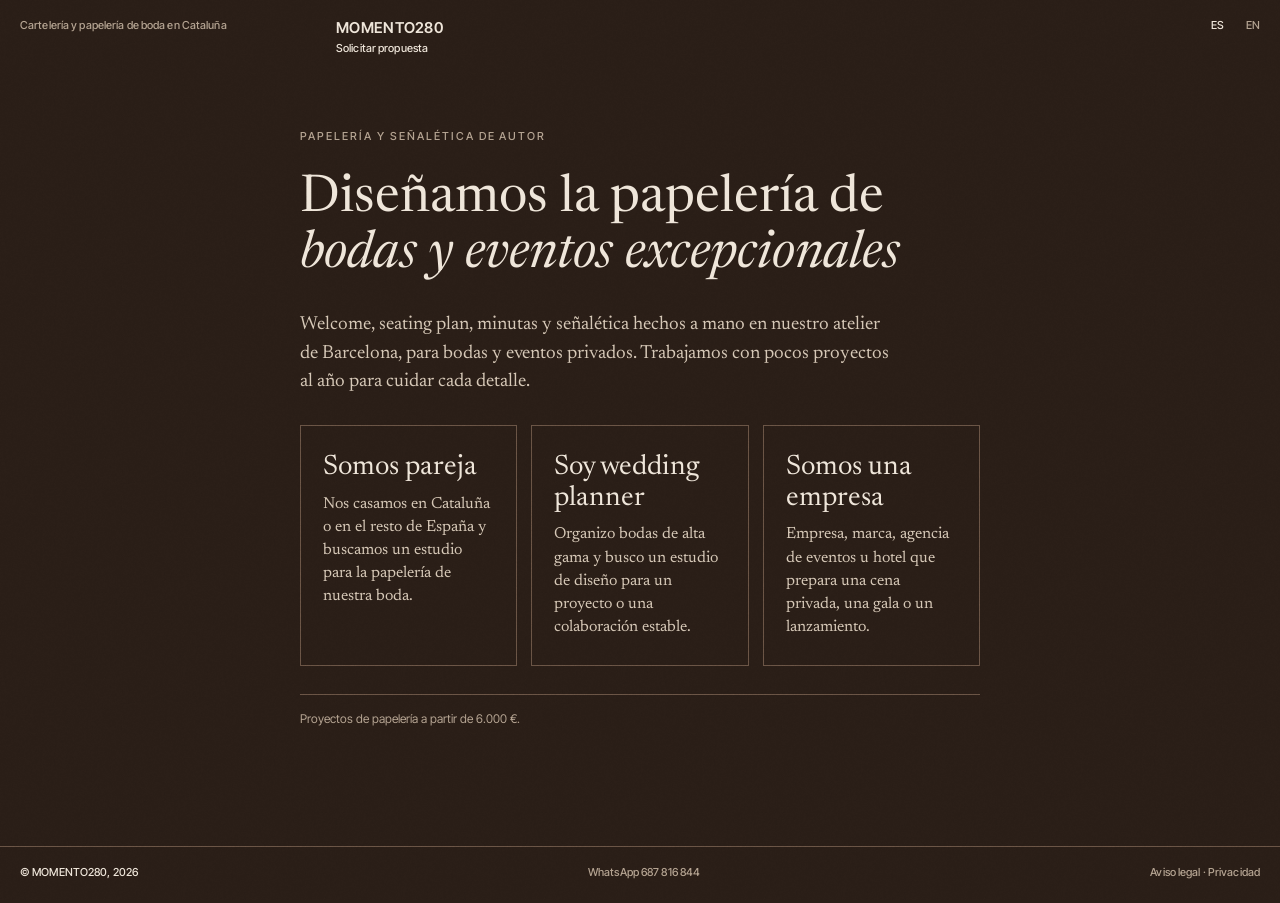
<file: solicitud.html>
<!doctype html>
<html lang="es">
<head>
<meta charset="utf-8">
<meta name="viewport" content="width=device-width,initial-scale=1,viewport-fit=cover">
<title>Solicitar propuesta · MOMENTO280</title>
<meta name="description" content="Solicita una propuesta de papelería y señalética para tu boda en Cataluña. Atelier de diseño en Barcelona para bodas de alta gama y wedding planners.">
<link rel="canonical" href="https://www.momento280.com/solicitud.html">
<meta property="og:type" content="website">
<meta property="og:site_name" content="MOMENTO280">
<meta property="og:title" content="Solicitar propuesta · MOMENTO280">
<meta property="og:description" content="Solicita una propuesta de papelería y señalética para tu boda en Cataluña. Atelier de diseño en Barcelona para bodas de alta gama y wedding planners.">
<meta property="og:url" content="https://www.momento280.com/solicitud.html">
<meta property="og:image" content="https://www.momento280.com/seating-tres-niveles.jpg">
<meta name="theme-color" content="#2A1E17">
<link rel="icon" href="favicon.svg" type="image/svg+xml">
<link rel="preconnect" href="https://fonts.googleapis.com">
<link rel="preconnect" href="https://fonts.gstatic.com" crossorigin>
<link rel="stylesheet" href="https://fonts.googleapis.com/css2?family=Newsreader:ital,opsz,wght@0,6..72,400;1,6..72,400&amp;family=Inter+Tight:wght@500;600&amp;display=swap">
<link rel="stylesheet" href="site.css">
<!-- Privacy-friendly analytics by Plausible -->
<script async src="https://plausible.io/js/pa-zwRuUF6MST-vF_12D3wN5.js"></script>
<script>
  window.plausible=window.plausible||function(){(plausible.q=plausible.q||[]).push(arguments)},plausible.init=plausible.init||function(i){plausible.o=i||{}};
  plausible.init()
</script>
</head>
<body>
<header class="site-header wrap">
<span class="sans muted" id="h-tag"></span>
<div class="brand"><a class="logo" id="h-home" href="es.html">MOMENTO280</a><span class="sans" id="h-sub"></span></div>
<span aria-hidden="true"></span>
<nav class="nav" aria-label="Idioma">
<a href="?lang=es" class="lang" id="l-es" hreflang="es" lang="es">ES</a>
<a href="?lang=en" class="lang" id="l-en" hreflang="en" lang="en">EN</a>
</nav>
</header>
<main class="wrap"><div class="form-page" id="app" aria-live="polite"></div></main>
<div class="hp" aria-hidden="true"><label for="hp">No rellenar</label><input id="hp" type="text" tabindex="-1" autocomplete="off"></div>
<footer class="site-footer wrap sans muted">
<span style="color:var(--fg)">© MOMENTO280, 2026</span>
<span>WhatsApp 687 816 844</span>
<span><a href="legal.html#aviso" id="f-legal">Aviso legal</a> · <a href="legal.html#privacidad" id="f-priv">Privacidad</a></span>
</footer>
<script>

/* ===== Ajustes editables ===== */
const CONFIG = {
  minPaper: "6.000 €",      // texto que se muestra en la portada
  whatsapp: "687 816 844",
  phone: "656 520 589",
  email: "hola@momento280.com",
  // puntos mínimos para prioridad A
  tierA: 9,
  // Clave de Web3Forms (gratis en https://web3forms.com, registrada con hola@momento280.com)
  web3formsKey: "dc0285ab-a783-4807-8de9-fe4531ab43fb",
  // false = las solicitudes fuera de perfil no se envían
  sendOutOfProfile: false
};

const T = {
  es:{
    eyebrow:"Papelería y señalética de autor",
    h1:'Diseñamos la papelería de <em class="it">bodas y eventos excepcionales</em>',
    company:"Somos una empresa", companyD:"Empresa, marca, agencia de eventos u hotel que prepara una cena privada, una gala o un lanzamiento.",
    outTextEv:"Para 2027 nuestro calendario está dedicado a proyectos de papelería y señalética a partir de "+CONFIG.minPaper+". Por eso no podemos asumir este evento, pero os deseamos que salga perfecto.", companyL:"Empresa o agencia",
    lede:"Welcome, seating plan, minutas y señalética hechos a mano en nuestro atelier de Barcelona, para bodas y eventos privados. Trabajamos con pocos proyectos al año para cuidar cada detalle.",
    from:"Proyectos de papelería a partir de "+CONFIG.minPaper+".",
    couple:"Somos pareja", coupleD:"Nos casamos en Cataluña o en el resto de España y buscamos un estudio para la papelería de nuestra boda.",
    planner:"Soy wedding planner", plannerD:"Organizo bodas de alta gama y busco un estudio de diseño para un proyecto o una colaboración estable.",
    step:"Paso", of:"de", next:"Continuar", back:"Atrás", send:"Enviar solicitud", required:"Completa los campos marcados para continuar.", pick:"Elige una opción para continuar.",
    hTag:"Cartelería y papelería de boda en Cataluña", hSub:"Solicitar propuesta", legal:"Aviso legal", priv:"Privacidad",
    consent:'He leído la <a href="legal.html#privacidad">política de privacidad</a> y acepto que MOMENTO280 use mis datos para responder a esta solicitud.', consentErr:"Acepta la política de privacidad para enviar la solicitud.",
    thanks:"Gracias", okTitle:'Hemos recibido <em class="it">vuestra solicitud</em>',
    okText:"Os escribiremos en menos de 24 horas con el siguiente paso. Si preferís adelantarlo, podéis escribirnos por WhatsApp.",
    outTitle:'Gracias por pensar <em class="it">en nosotras</em>',
    outText:"Para la temporada 2027 nuestro calendario está dedicado a proyectos de papelería integral a partir de "+CONFIG.minPaper+". Por eso no podemos asumir esta boda, pero os deseamos un día precioso.",
    wa:"WhatsApp", tel:"Teléfono", mail:"Email", copy:"Copiar",
    team:"Ver cómo os llega la solicitud", hide:"Ocultar ficha", restart:"Empezar de nuevo",
    sending:"Enviando…", sendErr:"No hemos podido enviar la solicitud. Inténtalo de nuevo o escríbenos por WhatsApp al "+CONFIG.whatsapp+".",
    tierA:"Prioridad A", tierB:"Prioridad B", tierX:"Fuera de perfil", pts:"puntos", received:"Recibida",
    profile:"Perfil", coupleL:"Pareja", plannerL:"Wedding planner"
  },
  en:{
    eyebrow:"Bespoke wedding stationery and signage",
    h1:'We design the stationery for <em class="it">exceptional weddings and events</em>',
    company:"We are a company", companyD:"A company, brand, event agency or hotel planning a private dinner, a gala or a launch.",
    outTextEv:"For 2027 our calendar is reserved for stationery and signage projects from "+CONFIG.minPaper+". We are unable to take on this event, but we wish you every success with it.", companyL:"Company or agency",
    lede:"Welcome signs, seating plans, menus and signage, handmade in our Barcelona atelier, for weddings and private events. We take on a limited number of projects each year so every detail gets our full attention.",
    from:"Stationery projects from "+CONFIG.minPaper+".",
    couple:"We are a couple", coupleD:"We are getting married in Catalonia or elsewhere in Spain and are looking for a studio to design our wedding stationery.",
    planner:"I am a wedding planner", plannerD:"I plan luxury weddings and am looking for a design studio for one project or an ongoing collaboration.",
    step:"Step", of:"of", next:"Continue", back:"Back", send:"Send request", required:"Please fill in the marked fields to continue.", pick:"Choose an option to continue.",
    hTag:"Wedding signage & stationery in Catalonia", hSub:"Request a proposal", legal:"Legal", priv:"Privacy",
    consent:'I have read the <a href="legal.html?lang=en#privacidad">privacy policy</a> and agree that MOMENTO280 may use my details to reply to this request.', consentErr:"Please accept the privacy policy to send your request.",
    thanks:"Thank you", okTitle:'We have received <em class="it">your request</em>',
    okText:"We will write to you within 24 hours with the next step. If you would like to speak sooner, message us on WhatsApp.",
    outTitle:'Thank you for <em class="it">thinking of us</em>',
    outText:"For the 2027 season our calendar is reserved for full stationery projects from "+CONFIG.minPaper+". We are unable to take on this wedding, but we wish you a beautiful day.",
    wa:"WhatsApp", tel:"Phone", mail:"Email", copy:"Copy",
    team:"See how the request reaches you", hide:"Hide summary", restart:"Start again",
    sending:"Sending…", sendErr:"We could not send your request. Please try again or message us on WhatsApp at +34 "+CONFIG.whatsapp+".",
    tierA:"Priority A", tierB:"Priority B", tierX:"Out of profile", pts:"points", received:"Received",
    profile:"Profile", coupleL:"Couple", plannerL:"Wedding planner"
  }
};

/* Cada opción lleva puntos; out:true descarta la solicitud */
const PIECES = [
  ["inv","Invitaciones","Invitations"],["wel","Welcome","Welcome sign"],["sea","Seating plan","Seating plan"],
  ["min","Minutas","Menus"],["mes","Meseros y nombres","Table numbers and place cards"],["cer","Papelería de ceremonia","Ceremony stationery"],
  ["sen","Señalética del espacio","Venue signage"],["mad","Estructuras a medida","Bespoke structures"],["acab","Golpe seco, lacre o papel de algodón","Blind emboss, wax seals or cotton paper"]
];
const pieceOpts = PIECES.map(([v,es,en])=>({v,es,en}));

const FLOWS = {
  couple:[
    {id:"contact",type:"fields",es:"Empecemos por vosotros",en:"Let's start with you",fields:[
      {id:"name",es:"Vuestros nombres",en:"Your names",req:true,full:true},
      {id:"email",es:"Email",en:"Email",req:true,type:"email"},
      {id:"phone",es:"Teléfono o WhatsApp",en:"Phone or WhatsApp",req:true,type:"tel"},
      {id:"country",es:"País de residencia",en:"Country of residence",full:true,ph:{es:"Ej. Reino Unido",en:"e.g. United Kingdom"}}
    ]},
    {id:"wedding",type:"fields",es:"¿Cuándo y dónde os casáis?",en:"When and where is the wedding?",fields:[
      {id:"date",es:"Fecha aproximada",en:"Approximate date",type:"month",req:true},
      {id:"venue",es:"Finca o lugar",en:"Venue",req:true,ph:{es:"Ej. Mas de Torrent",en:"e.g. Mas de Torrent"}}
    ]},
    {id:"guests",type:"choice",es:"¿Cuántos invitados esperáis?",en:"How many guests are you expecting?",opts:[
      {v:"<80",es:"Menos de 80",en:"Fewer than 80",p:0},{v:"80-150",es:"Entre 80 y 150",en:"80 to 150",p:1},
      {v:"150-250",es:"Entre 150 y 250",en:"150 to 250",p:2},{v:">250",es:"Más de 250",en:"More than 250",p:3}]},
    {id:"total",type:"choice",es:"¿Cuál es la inversión total prevista para la boda?",en:"What is the overall budget for the wedding?",opts:[
      {v:"<60k",es:"Hasta 60.000 €",en:"Up to €60,000",p:0,out:true},{v:"60-120k",es:"De 60.000 a 120.000 €",en:"€60,000 to €120,000",p:1},
      {v:"120-250k",es:"De 120.000 a 250.000 €",en:"€120,000 to €250,000",p:3},{v:">250k",es:"Más de 250.000 €",en:"More than €250,000",p:4}]},
    {id:"paper",type:"choice",es:"¿Y para papelería y señalética?",en:"And for stationery and signage?",opts:[
      {v:"<3k",es:"Hasta 3.000 €",en:"Up to €3,000",p:0,out:true},{v:"3-6k",es:"De 3.000 a 6.000 €",en:"€3,000 to €6,000",p:1},
      {v:"6-12k",es:"De 6.000 a 12.000 €",en:"€6,000 to €12,000",p:3},{v:">12k",es:"Más de 12.000 €",en:"More than €12,000",p:4}]},
    {id:"pieces",type:"multi",es:"¿Qué piezas os gustaría?",en:"Which pieces would you like?",opts:pieceOpts},
    {id:"planner",type:"choice",es:"¿Tenéis wedding planner?",en:"Do you have a wedding planner?",opts:[
      {v:"yes",es:"Sí",en:"Yes",p:2},{v:"choosing",es:"La estamos eligiendo",en:"We are choosing one",p:1},{v:"no",es:"No",en:"No",p:0}],
      extra:{id:"plannerName",es:"Nombre de la planner (opcional)",en:"Planner's name (optional)"}},
    {id:"next",type:"choice",es:"¿Cómo preferís continuar?",en:"How would you like to continue?",opts:[
      {v:"call",es:"Videollamada de 30 minutos",en:"30-minute video call",p:1},{v:"atelier",es:"Visita al atelier con cita previa",en:"Visit the atelier by appointment",p:2},
      {v:"email",es:"Propuesta por email",en:"Proposal by email",p:0}],
      extra:{id:"story",es:"Contadnos algo de vuestra boda",en:"Tell us about your wedding",area:true}}
  ],
  planner:[
    {id:"contact",type:"fields",es:"Sobre ti y tu agencia",en:"About you and your agency",fields:[
      {id:"name",es:"Nombre",en:"Name",req:true},
      {id:"agency",es:"Agencia",en:"Agency",req:true},
      {id:"email",es:"Email",en:"Email",req:true,type:"email"},
      {id:"phone",es:"Teléfono o WhatsApp",en:"Phone or WhatsApp",req:true,type:"tel"},
      {id:"web",es:"Web o Instagram",en:"Website or Instagram",full:true}
    ]},
    {id:"volume",type:"choice",es:"¿Cuántas bodas organizáis al año?",en:"How many weddings do you plan each year?",opts:[
      {v:"1-10",es:"Hasta 10",en:"Up to 10",p:0},{v:"10-25",es:"Entre 10 y 25",en:"10 to 25",p:1},
      {v:"25-50",es:"Entre 25 y 50",en:"25 to 50",p:2},{v:">50",es:"Más de 50",en:"More than 50",p:3}]},
    {id:"avg",type:"choice",es:"¿Cuál es la inversión media de vuestras bodas?",en:"What is the average budget of your weddings?",opts:[
      {v:"<60k",es:"Hasta 60.000 €",en:"Up to €60,000",p:0,out:true},{v:"60-120k",es:"De 60.000 a 120.000 €",en:"€60,000 to €120,000",p:1},
      {v:"120-250k",es:"De 120.000 a 250.000 €",en:"€120,000 to €250,000",p:3},{v:">250k",es:"Más de 250.000 €",en:"More than €250,000",p:4}]},
    {id:"seek",type:"choice",es:"¿Qué estás buscando?",en:"What are you looking for?",opts:[
      {v:"project",es:"Papelería para una boda concreta",en:"Stationery for a specific wedding",p:1},
      {v:"ongoing",es:"Un estudio de diseño para colaborar de forma estable",en:"A design studio for an ongoing collaboration",p:3},
      {v:"identity",es:"Diseño de identidad visual para nuestros proyectos",en:"Visual identity design for our projects",p:2}]},
    {id:"project",type:"fields",es:"Si tienes una boda en mente",en:"If you have a wedding in mind",fields:[
      {id:"date",es:"Fecha aproximada",en:"Approximate date",type:"month"},
      {id:"venue",es:"Finca o lugar",en:"Venue"},
      {id:"guests",es:"Invitados",en:"Guests",type:"number"}
    ]},
    {id:"paper",type:"choice",es:"Inversión prevista en papelería y señalética",en:"Planned budget for stationery and signage",opts:[
      {v:"<3k",es:"Hasta 3.000 €",en:"Up to €3,000",p:0,out:true},{v:"3-6k",es:"De 3.000 a 6.000 €",en:"€3,000 to €6,000",p:1},
      {v:"6-12k",es:"De 6.000 a 12.000 €",en:"€6,000 to €12,000",p:3},{v:">12k",es:"Más de 12.000 €",en:"More than €12,000",p:4},
      {v:"tbd",es:"Por definir según la propuesta",en:"To be defined with the proposal",p:1}]},
    {id:"pieces",type:"multi",es:"¿Qué piezas necesitáis?",en:"Which pieces do you need?",opts:pieceOpts,
      extra:{id:"story",es:"Cuéntanos el proyecto o la colaboración que imaginas",en:"Tell us about the project or collaboration you have in mind",area:true}}
  ],
  company:[
    {id:"contact",type:"fields",es:"Sobre ti y tu empresa",en:"About you and your company",fields:[
      {id:"name",es:"Nombre",en:"Name",req:true},
      {id:"company",es:"Empresa",en:"Company",req:true},
      {id:"email",es:"Email",en:"Email",req:true,type:"email"},
      {id:"phone",es:"Teléfono",en:"Phone",req:true,type:"tel"},
      {id:"role",es:"Cargo (opcional)",en:"Role (optional)",full:true}
    ]},
    {id:"who",type:"choice",es:"¿Quiénes sois?",en:"Who are you?",opts:[
      {v:"brand",es:"Empresa o marca",en:"Company or brand",p:1},{v:"agency",es:"Agencia de eventos",en:"Event agency",p:2},
      {v:"hotel",es:"Hotel o espacio para eventos",en:"Hotel or event venue",p:2}]},
    {id:"etype",type:"choice",es:"¿Qué tipo de evento es?",en:"What kind of event is it?",opts:[
      {v:"gala",es:"Cena privada o gala",en:"Private dinner or gala",p:2},{v:"launch",es:"Lanzamiento o presentación de marca",en:"Brand launch or presentation",p:2},
      {v:"celebration",es:"Celebración de empresa (aniversario, fin de año)",en:"Company celebration (anniversary, year-end)",p:1},
      {v:"incentive",es:"Viaje de incentivo o evento para clientes",en:"Incentive trip or client event",p:2},{v:"other",es:"Otro",en:"Other",p:0}]},
    {id:"event",type:"fields",es:"¿Cuándo y dónde?",en:"When and where?",fields:[
      {id:"date",es:"Fecha aproximada",en:"Approximate date",type:"month",req:true},
      {id:"venue",es:"Hotel, finca o lugar",en:"Hotel or venue",ph:{es:"Ej. Hotel Arts Barcelona",en:"e.g. Hotel Arts Barcelona"}}
    ]},
    {id:"guests",type:"choice",es:"¿Cuántos invitados?",en:"How many guests?",opts:[
      {v:"<50",es:"Menos de 50",en:"Fewer than 50",p:0},{v:"50-150",es:"Entre 50 y 150",en:"50 to 150",p:1},
      {v:"150-300",es:"Entre 150 y 300",en:"150 to 300",p:2},{v:">300",es:"Más de 300",en:"More than 300",p:3}]},
    {id:"paper",type:"choice",es:"Inversión prevista en papelería y señalética",en:"Planned budget for stationery and signage",opts:[
      {v:"<3k",es:"Hasta 3.000 €",en:"Up to €3,000",p:0,out:true},{v:"3-6k",es:"De 3.000 a 6.000 €",en:"€3,000 to €6,000",p:1},
      {v:"6-12k",es:"De 6.000 a 12.000 €",en:"€6,000 to €12,000",p:3},{v:">12k",es:"Más de 12.000 €",en:"More than €12,000",p:4},
      {v:"tbd",es:"Por definir según la propuesta",en:"To be defined with the proposal",p:1}]},
    {id:"pieces",type:"multi",es:"¿Qué piezas necesitáis?",en:"Which pieces do you need?",opts:[
      {v:"wel",es:"Welcome y recepción",en:"Welcome and arrival"},{v:"sea",es:"Seating plan y nombres de mesa",en:"Seating plan and table names"},
      {v:"min",es:"Minutas y meseros",en:"Menus and place cards"},{v:"sen",es:"Señalética del espacio",en:"Venue signage and wayfinding"},
      {v:"brand",es:"Detalles con vuestra marca (logo en golpe seco, lacre)",en:"Branded details (embossed logo, wax seals)"},
      {v:"mad",es:"Estructuras a medida",en:"Bespoke structures"},{v:"inv",es:"Invitaciones",en:"Invitations"}],
      extra:{id:"story",es:"Contadnos el evento",en:"Tell us about the event",area:true}}
  ]
};

let lang=/^en/i.test(new URLSearchParams(location.search).get("lang")||"")?"en":"es", flow=null, i=0, A={}, err="";
const app=document.getElementById("app");
const PERFIL={couple:"Pareja",planner:"Wedding planner",company:"Empresa"};
const PASO={contact:"datos",wedding:"fecha y lugar",guests:"invitados",total:"presupuesto boda",paper:"presupuesto papelería",pieces:"piezas",planner:"tiene planner",next:"siguiente paso",volume:"bodas al año",avg:"presupuesto medio",seek:"qué busca",project:"proyecto",who:"quiénes son",etype:"tipo de evento",event:"fecha y lugar"};
function track(name,props){try{if(window.plausible)window.plausible(name,{props:props})}catch(e){}}
const t=k=>T[lang][k];
const L=o=>o[lang];
const esc=s=>String(s??"").replace(/[&<>"]/g,c=>({"&":"&amp;","<":"&lt;",">":"&gt;",'"':"&quot;"}[c]));

function setLang(l,push){lang=l;document.documentElement.lang=l;
  ["es","en"].forEach(x=>{const a=document.getElementById("l-"+x);a.style.color=x===l?"var(--fg)":"";a.setAttribute("aria-current",x===l?"true":"false")});
  document.getElementById("h-tag").textContent=t("hTag");
  document.getElementById("h-sub").textContent=t("hSub");
  document.getElementById("h-home").setAttribute("href",l==="es"?"es.html":"./");
  const q=l==="en"?"?lang=en":"";
  const fl=document.getElementById("f-legal"),fp=document.getElementById("f-priv");
  fl.setAttribute("href","legal.html"+q+"#aviso");fl.textContent=t("legal");
  fp.setAttribute("href","legal.html"+q+"#privacidad");fp.textContent=t("priv");
  document.title=(l==="es"?"Solicitar propuesta":"Request a proposal")+" · MOMENTO280";
  if(push){try{const u=new URL(location.href);u.searchParams.set("lang",l);history.replaceState(null,"",u)}catch(e){}}
  render(false)}
["es","en"].forEach(x=>document.getElementById("l-"+x).addEventListener("click",e=>{e.preventDefault();setLang(x,true)}));

function render(anim=true){
  let h="";
  if(!flow) h=landing();
  else if(i<FLOWS[flow].length) h=stepView();
  else h=result();
  app.innerHTML=`<div class="${anim?"fade":""}" style="display:flex;flex-direction:column;gap:28px">${h}</div>`;
  bind();
}

function landing(){return `
  <div class="eyebrow">${t("eyebrow")}</div>
  <h2>${t("h1")}</h2>
  <p class="lede">${t("lede")}</p>
  <div class="paths">
    <button class="path" type="button" data-flow="couple"><span class="t">${t("couple")}</span><span class="d">${t("coupleD")}</span></button>
    <button class="path" type="button" data-flow="planner"><span class="t">${t("planner")}</span><span class="d">${t("plannerD")}</span></button>
    <button class="path" type="button" data-flow="company"><span class="t">${t("company")}</span><span class="d">${t("companyD")}</span></button>
  </div>
  <p class="note">${t("from")}</p>`}

function stepView(){
  const s=FLOWS[flow][i], n=FLOWS[flow].length;
  let body="";
  if(s.type==="fields"){
    body=`<div class="fields">${s.fields.map(f=>`<div class="field ${f.full?"full":""}">
      <label for="f-${f.id}">${L(f)}${f.req?" *":""}</label>
      <input id="f-${f.id}" data-f="${f.id}" type="${f.type||"text"}" value="${esc(A[f.id])}" placeholder="${f.ph?esc(L(f.ph)):""}" ${f.type==="number"?'min="0" inputmode="numeric"':""}>
    </div>`).join("")}</div>`;
  } else {
    const multi=s.type==="multi", cur=A[s.id]||(multi?[]:null);
    body=`<div class="${multi?"chips":"opts"}" role="group">${s.opts.map(o=>{
      const on=multi?cur.includes(o.v):cur===o.v;
      return `<button type="button" class="opt ${multi?"multi":""}" data-o="${o.v}" aria-pressed="${on}">${multi?'<span class="mk"></span>':""}<span>${L(o)}</span>${multi?"":'<span class="mk"></span>'}</button>`}).join("")}</div>`;
  }
  if(s.extra){const e=s.extra;
    body+=`<div class="field"><label for="f-${e.id}">${L(e)}</label>${e.area
      ?`<textarea id="f-${e.id}" data-f="${e.id}">${esc(A[e.id])}</textarea>`
      :`<input id="f-${e.id}" data-f="${e.id}" type="text" value="${esc(A[e.id])}">`}</div>`}
  if(i===n-1)body+=`<label class="consent"><input type="checkbox" id="consent" ${A.consent?"checked":""}><span>${t("consent")}</span></label>`;
  return `
  <div class="progress"><span>${t("step")} ${i+1} ${t("of")} ${n}</span><span class="bar"><i style="width:${(i+1)/n*100}%"></i></span></div>
  <h2>${L(s)}</h2>
  ${body}
  <div class="err" id="err">${err}</div>
  <div class="form-nav">
    <button type="button" class="btn ghost" id="back">← ${t("back")}</button>
    <button type="button" class="btn" id="next">${i===n-1?t("send"):t("next")}</button>
  </div>`}

function evaluate(){
  let pts=0,out=false;
  FLOWS[flow].forEach(s=>{if(s.type==="choice"){const o=s.opts.find(o=>o.v===A[s.id]);if(o){pts+=o.p;if(o.out)out=true}}});
  if(flow==="couple"&&A.country&&!/espa|spain/i.test(A.country))pts+=1;
  if((A.pieces||[]).length>=4)pts+=1;
  const tier=out?"X":pts>=CONFIG.tierA?"A":"B";
  return {pts,tier};
}

function result(){
  const {pts,tier}=evaluate(), name=(A.name||"").split(/\s|&|y\b/)[0];
  const contact=`<div class="contact-box">
    <span>${t("wa")}: <b>${CONFIG.whatsapp}</b></span>
    <span>${t("tel")}: <b>${CONFIG.phone}</b></span>
    <span>${t("mail")}: <b>${CONFIG.email}</b></span></div>`;
  const main = tier==="X"
    ? `<div class="eyebrow">Momento280</div><h2>${t("outTitle")}</h2><p class="lede">${flow==="company"?t("outTextEv"):t("outText")}</p>`
    : `<div class="eyebrow">${t("thanks")}${name?", "+esc(name):""}</div><h2>${t("okTitle")}</h2><p class="lede">${t("okText")}</p>${contact}`;
  return `${main}
    <div class="form-nav" style="justify-content:flex-start"><button type="button" class="btn ghost" id="restart">${t("restart")}</button></div>`}

function buildPayload(pts,tier){
  const ES=x=>x.es;
  const prof={couple:"Pareja",planner:"Wedding planner",company:"Empresa / agencia"}[flow];
  const tierTxt={A:"Prioridad A",B:"Prioridad B",X:"Fuera de perfil"}[tier];
  const p={access_key:CONFIG.web3formsKey,
    subject:`[${tierTxt}] Nueva solicitud · ${prof} · ${A.name||""}`,
    from_name:"Web Momento280", replyto:A.email||"", botcheck:"",
    "Prioridad":`${tierTxt} (${pts} puntos)`, "Perfil":prof, "Idioma":lang.toUpperCase(), "Consentimiento privacidad":"Sí"};
  FLOWS[flow].forEach(s=>{
    if(s.type==="fields") s.fields.forEach(f=>{if(A[f.id])p[ES(f)]=A[f.id]});
    else if(s.type==="choice"){const o=s.opts.find(o=>o.v===A[s.id]);if(o)p[ES(s)]=ES(o)}
    else if(s.type==="multi"){const v=(A[s.id]||[]).map(x=>ES(s.opts.find(o=>o.v===x))).join(", ");if(v)p[ES(s)]=v}
    if(s.extra&&A[s.extra.id])p[ES(s.extra)]=A[s.extra.id];
  });
  return p;
}

async function submit(){
  const {pts,tier}=evaluate();
  if(tier==="X"&&!CONFIG.sendOutOfProfile)return true;
  if(document.getElementById("hp")?.value)return true; // bot
  const r=await fetch("https://api.web3forms.com/submit",{method:"POST",
    headers:{"Content-Type":"application/json",Accept:"application/json"},
    body:JSON.stringify(buildPayload(pts,tier))});
  const j=await r.json().catch(()=>({}));
  return r.ok&&j.success!==false;
}

function validate(){
  const s=FLOWS[flow][i];
  if(s.type==="fields"){
    const miss=s.fields.filter(f=>f.req&&!String(A[f.id]||"").trim());
    const badMail=s.fields.some(f=>f.type==="email"&&A[f.id]&&!/^\S+@\S+\.\S+$/.test(A[f.id]));
    return miss.length||badMail?t("required"):"";
  }
  if(s.type==="choice"&&!A[s.id])return t("pick");
  if(s.type==="multi"&&!(A[s.id]||[]).length)return t("pick");
  if(i===FLOWS[flow].length-1&&!A.consent)return t("consentErr");
  return "";
}

function bind(){
  app.querySelectorAll("[data-flow]").forEach(b=>b.onclick=()=>{flow=b.dataset.flow;i=0;A={};err="";track("Perfil elegido",{perfil:PERFIL[flow],origen:"formulario",idioma:lang});render()});
  app.querySelectorAll("[data-f]").forEach(el=>el.oninput=()=>{A[el.dataset.f]=el.value});
  const cs=document.getElementById("consent"); if(cs)cs.onchange=()=>{A.consent=cs.checked};
  const s=flow&&FLOWS[flow][i];
  app.querySelectorAll("[data-o]").forEach(b=>b.onclick=()=>{
    const v=b.dataset.o;
    if(s.type==="multi"){const a=A[s.id]||[];A[s.id]=a.includes(v)?a.filter(x=>x!==v):[...a,v]}
    else A[s.id]=v;
    err="";
    app.querySelectorAll("[data-o]").forEach(x=>{const on=s.type==="multi"?A[s.id].includes(x.dataset.o):A[s.id]===x.dataset.o;x.setAttribute("aria-pressed",on)});
    document.getElementById("err").textContent="";
  });
  const nx=document.getElementById("next"), bk=document.getElementById("back");
  if(nx)nx.onclick=async()=>{err=validate();if(err){document.getElementById("err").textContent=err;return}
    const o=s.type==="choice"&&s.opts.find(o=>o.v===A[s.id]);
    const last=(o&&o.out)||i===FLOWS[flow].length-1;
    if(last){
      nx.disabled=true;nx.textContent=t("sending");
      let ok=false;try{ok=await submit()}catch(e){ok=false}
      if(!ok){nx.disabled=false;nx.textContent=t("send");document.getElementById("err").textContent=t("sendErr");return}
      const ev=evaluate();
      if(ev.tier==="X")track("Fuera de perfil",{perfil:PERFIL[flow],pregunta:PASO[s.id]||s.id});
      else track("Solicitud enviada",{perfil:PERFIL[flow],prioridad:ev.tier,idioma:lang});
      i=FLOWS[flow].length;
    } else {track("Paso formulario",{perfil:PERFIL[flow],paso:String(i+1)+" · "+(PASO[s.id]||s.id)});i++;}
    err="";render();window.scrollTo({top:0})};
  if(bk)bk.onclick=()=>{err="";if(i===0)flow=null;else i--;render()};
  const r=document.getElementById("restart"); if(r)r.onclick=()=>{flow=null;i=0;A={};render()};
}
{const pf=new URLSearchParams(location.search).get("perfil");const map={planner:"planner",pareja:"couple",empresa:"company"};if(map[pf]){flow=map[pf];track("Perfil elegido",{perfil:PERFIL[flow],origen:"enlace",idioma:lang})}}
setLang(lang);
</script>
</body>
</html>
</file>
<file: site.css>
/* MOMENTO280 · propuesta E, color analógico sobre chocolate */
:root{
  --bg:#2A1E17; --fg:#EFE6DA; --muted:#B5A492; --body:#D6C8B7; --rule:#6B5546; --ph:#3A2A20; --hover:#C9A98C;
  --serif:"Newsreader","Times New Roman",serif;
  --sans:"Inter Tight","Helvetica Neue",Arial,sans-serif;
  color-scheme:dark;
}
*{box-sizing:border-box}
html{-webkit-text-size-adjust:100%}
body{margin:0;background:var(--bg);color:var(--fg);font-family:var(--serif);min-height:100vh}
img{display:block;max-width:100%}
a{color:var(--fg)}a:hover{color:var(--hover)}
:focus-visible{outline:1px solid var(--hover);outline-offset:3px}
.sans{font-family:var(--sans);font-weight:500;font-size:11px;letter-spacing:.01em}
.muted{color:var(--muted)}
.wrap{padding-left:max(20px,env(safe-area-inset-left,0px));padding-right:max(20px,env(safe-area-inset-right,0px))}

/* grano analógico */
body::after{content:"";position:fixed;inset:0;pointer-events:none;background:url(grano.png) repeat;background-size:220px;mix-blend-mode:overlay;opacity:.22;z-index:5}
.photo{position:relative;overflow:hidden;background:var(--ph)}
.photo img{filter:saturate(.72) sepia(.16) contrast(1.12) brightness(.86)}
.photo::after{content:"";position:absolute;inset:0;pointer-events:none;background:url(grano.png) repeat;background-size:200px;mix-blend-mode:overlay;opacity:.55;box-shadow:inset 0 0 160px rgba(10,6,4,.55)}

/* cabecera */
.site-header{display:grid;grid-template-columns:repeat(auto-fit,minmax(min(100%,180px),1fr));gap:8px 24px;align-items:start;padding-block:18px;animation:m-in 1.4s cubic-bezier(.2,.7,.2,1) both}
.site-header h1{margin:0}
.logo{font-family:var(--sans);font-weight:600;font-size:15px;letter-spacing:.02em;text-decoration:none}
.brand{display:flex;flex-direction:column;gap:4px}
.nav{justify-self:end;display:flex;flex-wrap:wrap;gap:8px 22px;font-size:17px}
.nav a{text-decoration:none}
.nav .lang{font-family:var(--sans);font-size:11px;font-weight:500;align-self:center;color:var(--muted)}
@media (max-width:640px){.nav{justify-self:start}}

/* hero */
.hero{position:relative;height:min(820px,82vh);min-height:420px}
.slide{position:absolute;inset:0;opacity:0;animation:m-slide 18s linear infinite}
.slide img{width:100%;height:100%;object-fit:cover;animation:m-kb 9s ease-out infinite alternate}
.hero-meta{display:flex;flex-wrap:wrap;justify-content:space-between;gap:8px 24px;padding-top:12px}

.marquee{overflow:hidden;border-top:1px solid var(--rule);border-bottom:1px solid var(--rule);margin-top:64px;padding:16px 0}
.track{display:flex;width:max-content;animation:m-marquee 46s linear infinite;font-size:30px;font-style:italic;white-space:nowrap}
.track span{padding-right:48px}

.intro{padding-block:120px 140px}
.intro p{margin:0;max-width:1180px;font-size:clamp(22px,2.1vw,30px);line-height:1.28}

.work{padding-bottom:160px}
.work-grid{display:grid;grid-template-columns:repeat(auto-fill,minmax(min(100%,320px),1fr));column-gap:16px;row-gap:56px}
.work-item{display:flex;flex-direction:column;gap:12px;margin:0}
.work-item .photo img{width:100%;aspect-ratio:3/4;object-fit:cover;transition:transform 1.6s cubic-bezier(.2,.7,.2,1)}
.work-item:hover .photo img{transform:scale(1.05)}
.work-item figcaption{display:grid;grid-template-columns:44px 1fr;gap:2px 12px;align-items:baseline}
.work-item .title{font-size:20px;line-height:1.15;grid-column:2}

.pieces{padding-bottom:160px;display:grid;grid-template-columns:repeat(auto-fit,minmax(min(100%,420px),1fr));gap:16px;align-items:end}
.pieces figure{margin:0;display:flex;flex-direction:column;gap:12px}
.pieces .photo img{width:100%;aspect-ratio:4/5;object-fit:cover}
.pieces-text{display:flex;flex-direction:column;gap:40px;padding:0 0 26px 24px}
@media (max-width:640px){.pieces-text{padding-left:0}}
.big{margin:0;font-size:clamp(28px,2.8vw,40px);line-height:1.15}
.lead{margin:0;max-width:460px;font-size:18px;line-height:1.45;color:var(--body)}

.band{border-top:1px solid var(--rule);padding-block:18px 160px}
.band-grid{display:grid;grid-template-columns:repeat(auto-fit,minmax(min(100%,320px),1fr));gap:24px}
.span2{grid-column:span 2}
@media (max-width:720px){.span2{grid-column:auto}}
.steps{margin:72px 0 0;padding:0;list-style:none;display:grid;grid-template-columns:repeat(auto-fit,minmax(min(100%,280px),1fr));gap:40px 16px}
.steps li{border-top:1px solid var(--rule);padding-top:16px;display:flex;flex-direction:column;gap:12px}
.steps .t{font-size:26px;line-height:1.1}
.steps .d{font-size:17px;line-height:1.45;color:var(--body);max-width:320px}
.stack{display:flex;flex-direction:column;gap:28px;max-width:760px}
.cta{align-self:flex-start;font-size:18px;min-height:44px;display:inline-flex;align-items:center;text-underline-offset:4px}
.mail{font-size:clamp(34px,5vw,76px);line-height:1;text-decoration:none;overflow-wrap:anywhere}
.btn-line{display:inline-flex;align-items:center;min-height:48px;padding:0 26px;border:1px solid var(--fg);border-radius:999px;font-family:var(--sans);font-weight:500;font-size:12px;letter-spacing:.14em;text-transform:uppercase;text-decoration:none;align-self:flex-start}
.btn-line:hover{background:var(--fg);color:var(--bg)}
.contact-line{display:flex;flex-wrap:wrap;gap:8px 28px;font-size:18px;color:var(--body)}

.site-footer{padding-block:18px 24px;display:flex;flex-wrap:wrap;gap:8px 28px;justify-content:space-between;border-top:1px solid var(--rule)}
.site-footer a{color:var(--muted);text-decoration:none}.site-footer a:hover{color:var(--fg)}

/* eventos privados */
.ev-hero{display:grid;grid-template-columns:repeat(auto-fit,minmax(min(100%,420px),1fr));gap:16px;align-items:end;padding-block:24px 140px}
.ev-hero .photo img{width:100%;aspect-ratio:4/5;object-fit:cover}
.ev-hero-text{display:flex;flex-direction:column;gap:28px;padding:0 0 26px 24px}
@media (max-width:640px){.ev-hero-text{padding-left:0}}
.ev-title{margin:0;font-weight:400;font-size:clamp(34px,4.4vw,64px);line-height:1.06;text-wrap:balance}
.ev-list{margin:56px 0 0;padding:0;list-style:none;display:grid;grid-template-columns:repeat(auto-fit,minmax(min(100%,280px),1fr));gap:40px 16px}
.ev-list li{border-top:1px solid var(--rule);padding-top:16px;display:flex;flex-direction:column;gap:12px}
.ev-pair{display:grid;grid-template-columns:repeat(auto-fit,minmax(min(100%,320px),1fr));gap:16px;padding-bottom:160px}
.ev-pair figure{margin:0;display:flex;flex-direction:column;gap:12px}
.ev-pair .photo img{width:100%;aspect-ratio:3/4;object-fit:cover}

/* páginas de texto (legal) */
.doc{max-width:760px;padding-block:72px 120px;display:flex;flex-direction:column;gap:18px;font-size:18px;line-height:1.55;color:var(--body)}
.doc h2{font-weight:400;color:var(--fg);font-size:clamp(30px,3.4vw,44px);line-height:1.1;margin:0 0 8px}
.doc h3{font-family:var(--sans);font-weight:500;font-size:12px;letter-spacing:.14em;text-transform:uppercase;color:var(--fg);margin:28px 0 0}
.doc p,.doc ul{margin:0}
.pending{background:var(--ph);color:var(--fg);padding:0 4px}

@keyframes m-kb{from{transform:scale(1.09)}to{transform:scale(1)}}
@keyframes m-slide{0%{opacity:0}6%{opacity:1}33%{opacity:1}39%{opacity:0}100%{opacity:0}}
@keyframes m-marquee{from{transform:translateX(0)}to{transform:translateX(-50%)}}
@keyframes m-rise{from{opacity:0;transform:translateY(70px)}to{opacity:1;transform:none}}
@keyframes m-mask{from{opacity:0;clip-path:inset(0 0 100% 0);transform:translateY(24px)}to{opacity:1;clip-path:inset(0 0 0 0);transform:none}}
@keyframes m-in{from{opacity:0;transform:translateY(14px)}to{opacity:1;transform:none}}
@supports (animation-timeline:view()){
  .rise{animation:m-rise linear both;animation-timeline:view();animation-range:entry 0% cover 28%}
  .mask{animation:m-mask linear both;animation-timeline:view();animation-range:entry 10% cover 35%}
}
@media (prefers-reduced-motion:reduce){
  .slide,.slide img,.track,.site-header,.rise,.mask{animation:none!important;opacity:1}
  .slide+.slide{display:none}
}

/* ===== formulario de solicitud ===== */
.form-page{max-width:680px;margin:0 auto;padding-block:56px 120px;display:flex;flex-direction:column;gap:28px;min-height:70vh}
.form-page h2{font-weight:400;font-size:clamp(32px,4.6vw,52px);line-height:1.08;margin:0;text-wrap:balance}
.form-page .lede{margin:0;font-size:19px;line-height:1.5;color:var(--body);max-width:60ch}
.eyebrow{font-family:var(--sans);font-weight:500;font-size:11px;letter-spacing:.18em;text-transform:uppercase;color:var(--muted)}
.paths{display:grid;grid-template-columns:repeat(auto-fit,minmax(min(100%,190px),1fr));gap:14px}
.path{text-align:left;background:transparent;border:1px solid var(--rule);color:var(--fg);padding:26px 22px;cursor:pointer;display:flex;flex-direction:column;gap:10px;font-family:var(--serif);transition:border-color .2s,background .2s}
.path:hover,.path:focus-visible{border-color:var(--hover);background:var(--ph);outline:none}
.path .t{font-size:28px;line-height:1.1}
.path .d{color:var(--body);font-size:16px;line-height:1.45}
.note{font-family:var(--sans);font-size:12px;color:var(--muted);border-top:1px solid var(--rule);padding-top:16px;margin:0}
.progress{display:flex;align-items:center;gap:14px;font-family:var(--sans);font-size:11px;letter-spacing:.14em;color:var(--muted);font-variant-numeric:tabular-nums}
.bar{flex:1;height:1px;background:var(--rule);position:relative}
.bar i{position:absolute;inset:0 auto 0 0;background:var(--fg);transition:width .4s}
.opts{display:flex;flex-direction:column;gap:10px}
.opt{display:flex;justify-content:space-between;align-items:center;gap:12px;text-align:left;background:transparent;border:1px solid var(--rule);color:var(--fg);font:400 18px/1.35 var(--serif);padding:15px 18px;cursor:pointer;transition:border-color .2s,background .2s;min-height:48px}
.opt:hover{border-color:var(--muted)}
.opt[aria-pressed="true"]{border-color:var(--fg);background:var(--ph)}
.opt .mk{width:14px;height:14px;border:1px solid var(--muted);border-radius:50%;flex:none}
.opt.multi .mk{border-radius:2px}
.opt[aria-pressed="true"] .mk{background:var(--fg);border-color:var(--fg)}
.chips{display:flex;flex-wrap:wrap;gap:8px}
.chips .opt{padding:10px 14px;font-size:16px;justify-content:flex-start}
.fields{display:grid;grid-template-columns:1fr 1fr;gap:20px 16px}
@media (max-width:560px){.fields{grid-template-columns:1fr}}
.field{display:flex;flex-direction:column;gap:6px;min-width:0}
.field.full{grid-column:1/-1}
.field label{font-family:var(--sans);font-size:11px;letter-spacing:.14em;text-transform:uppercase;color:var(--muted);font-weight:500}
.field input,.field textarea{background:transparent;border:0;border-bottom:1px solid var(--rule);color:var(--fg);font:400 18px/1.5 var(--serif);padding:8px 0;border-radius:0;width:100%}
.field textarea{border:1px solid var(--rule);padding:12px;min-height:110px;resize:vertical}
.field input:focus,.field textarea:focus{outline:none;border-color:var(--fg)}
.consent{display:flex;gap:12px;align-items:flex-start;font-family:var(--sans);font-size:13px;line-height:1.5;color:var(--body)}
.consent input{margin-top:3px;width:16px;height:16px;accent-color:#EFE6DA;flex:none}
.err{color:#E3A08E;font-family:var(--sans);font-size:13px;min-height:1.2em}
.form-nav{display:flex;justify-content:space-between;align-items:center;gap:12px}
.btn{background:var(--fg);color:var(--bg);border:0;font:500 12px/1 var(--sans);letter-spacing:.16em;text-transform:uppercase;padding:17px 28px;border-radius:999px;cursor:pointer}
.btn:disabled{opacity:.6;cursor:wait}
.btn.ghost{background:transparent;color:var(--muted);padding-inline:0}
.contact-box{display:flex;flex-direction:column;gap:6px;border:1px solid var(--rule);padding:18px 20px;font-size:18px}
.contact-box b{font-weight:400;font-variant-numeric:tabular-nums;user-select:all}
.hp{position:absolute;left:-9999px;width:1px;height:1px;overflow:hidden}
.fade{animation:m-in .5s ease both}
@media (prefers-reduced-motion:reduce){.fade{animation:none}}
</file>
